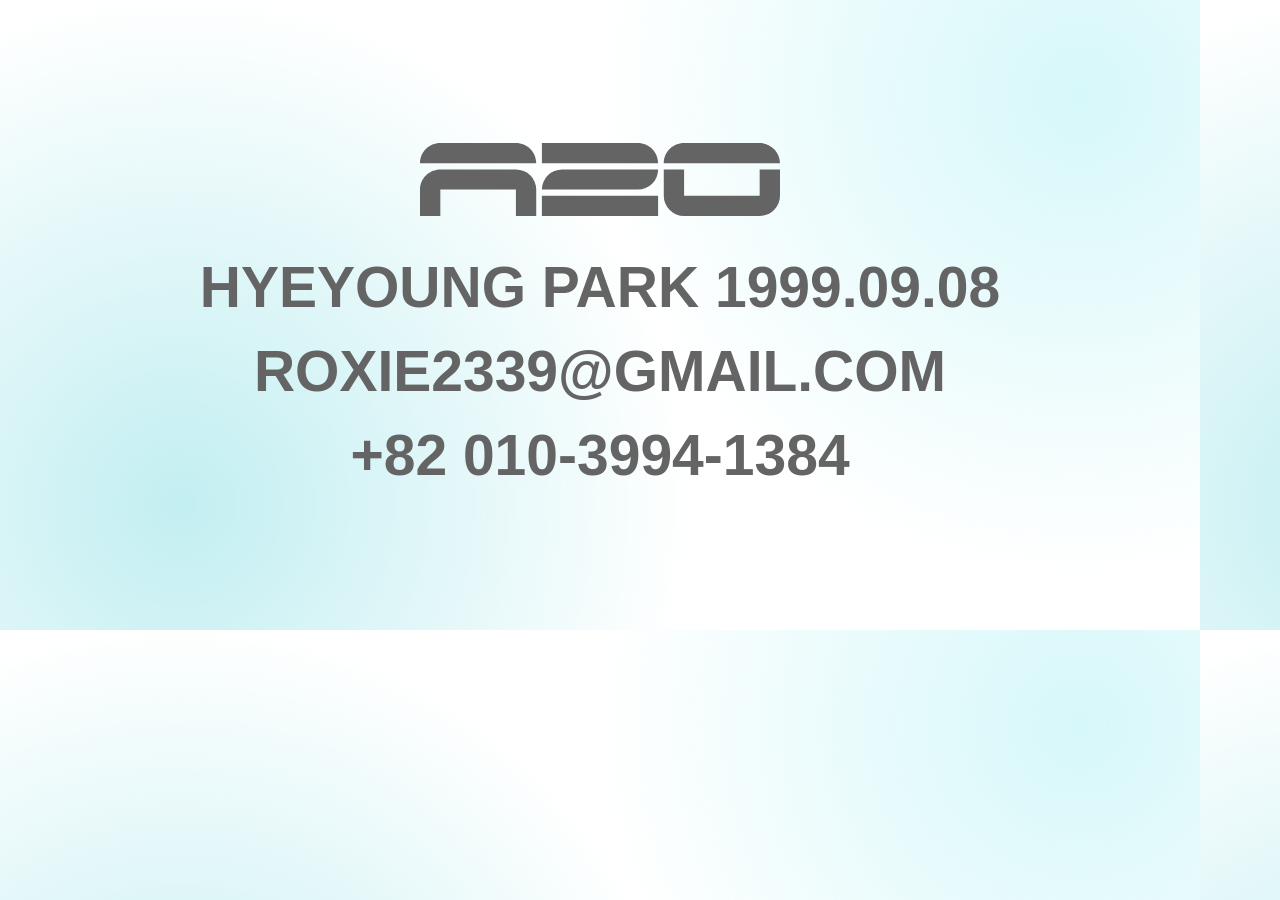
<file: a2o/share-preview-source.html>
<!doctype html>
<html lang="en">
  <head>
    <meta charset="utf-8">
    <title>A2O Entertainment share preview</title>
    <style>
      * { box-sizing: border-box; }
      html, body { width: 1200px; height: 630px; margin: 0; }
      body {
        display: flex;
        flex-direction: column;
        align-items: center;
        justify-content: center;
        gap: 20px;
        overflow: hidden;
        background: radial-gradient(circle at 15% 80%, rgba(54, 200, 210, 0.3), transparent 45%),
          radial-gradient(circle at 90% 15%, rgba(139, 234, 239, 0.35), transparent 40%), #fff;
        color: #646465;
        font-family: Arial, Helvetica, sans-serif;
        font-size: 57px;
        font-weight: 700;
        line-height: 1.12;
        text-align: center;
      }
      img { display: block; width: 360px; height: auto; margin-bottom: 20px; }
      p { margin: 0; white-space: nowrap; }
    </style>
  </head>
  <body>
    <img src="../assets/icons/a2o_logo.svg" alt="A2O Entertainment">
    <p>HYEYOUNG PARK 1999.09.08</p>
    <p>ROXIE2339@GMAIL.COM</p>
    <p>+82 010-3994-1384</p>
  </body>
</html>
</file>
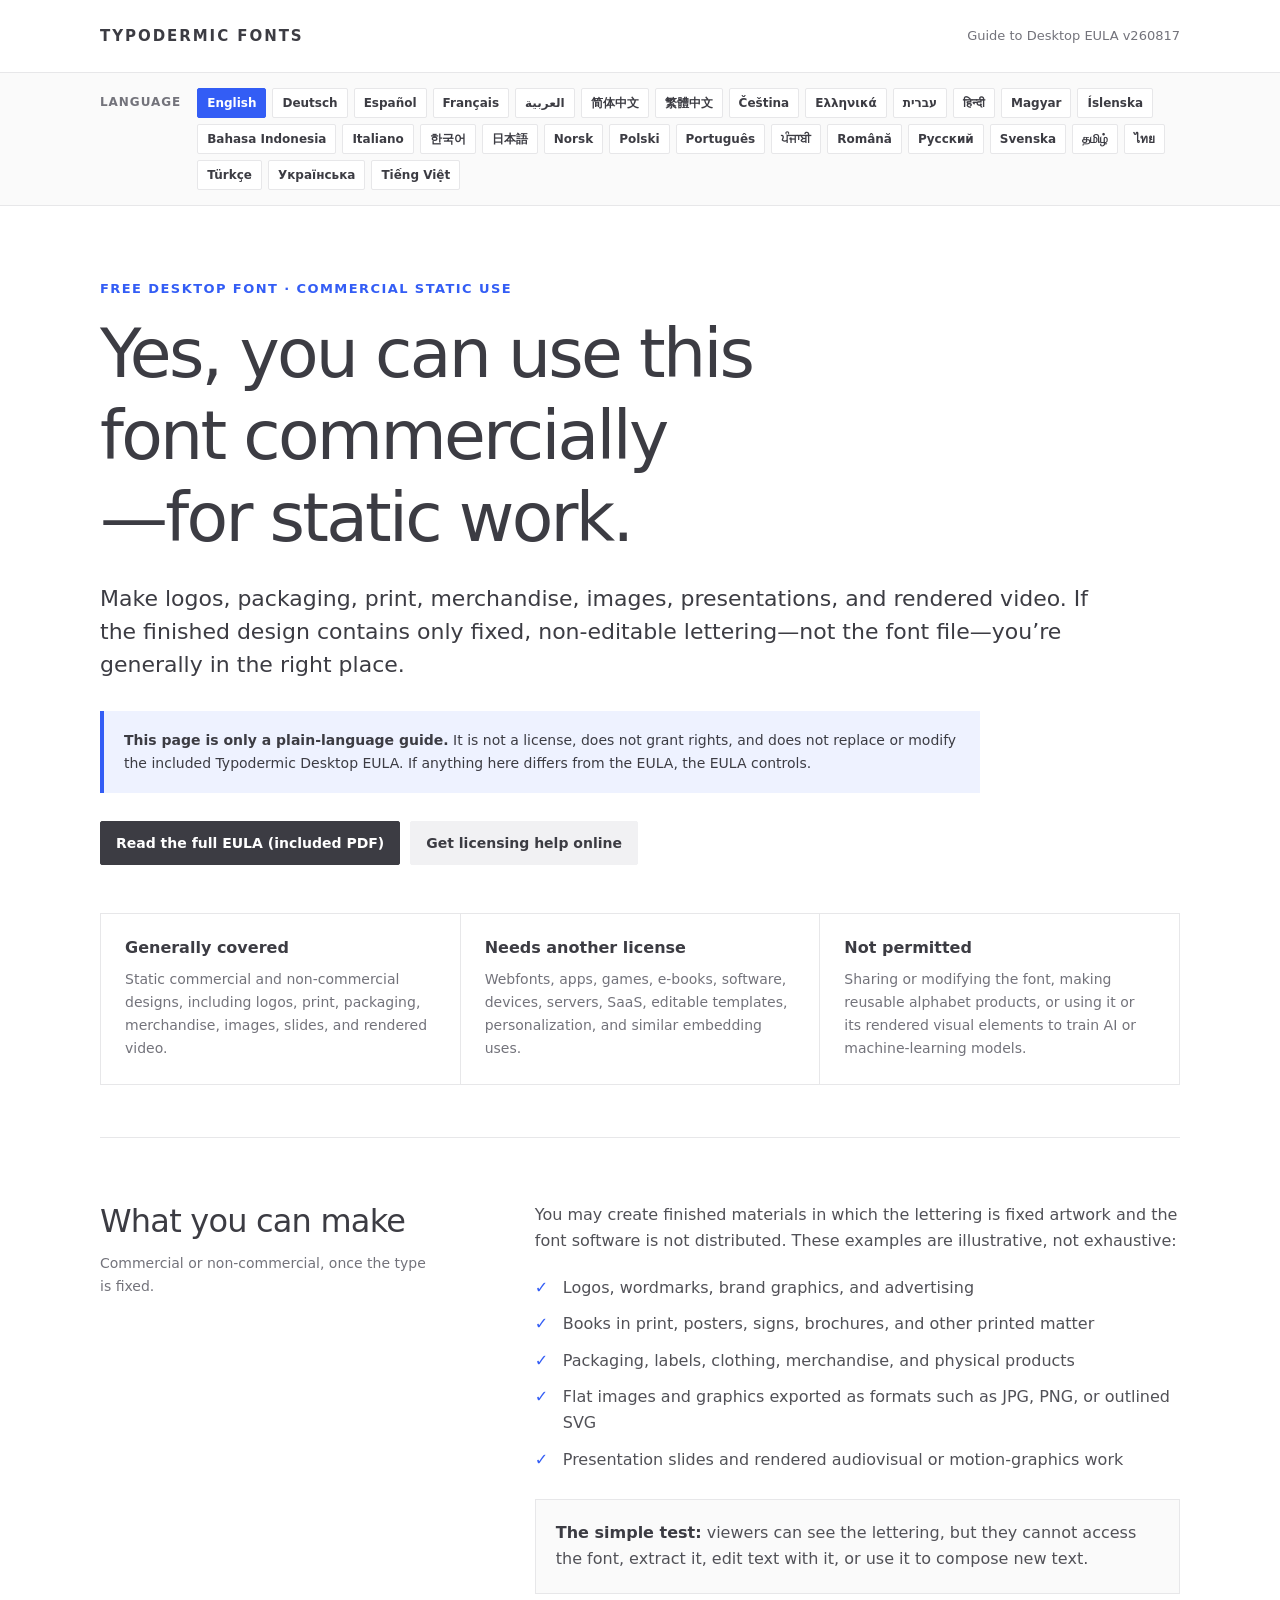
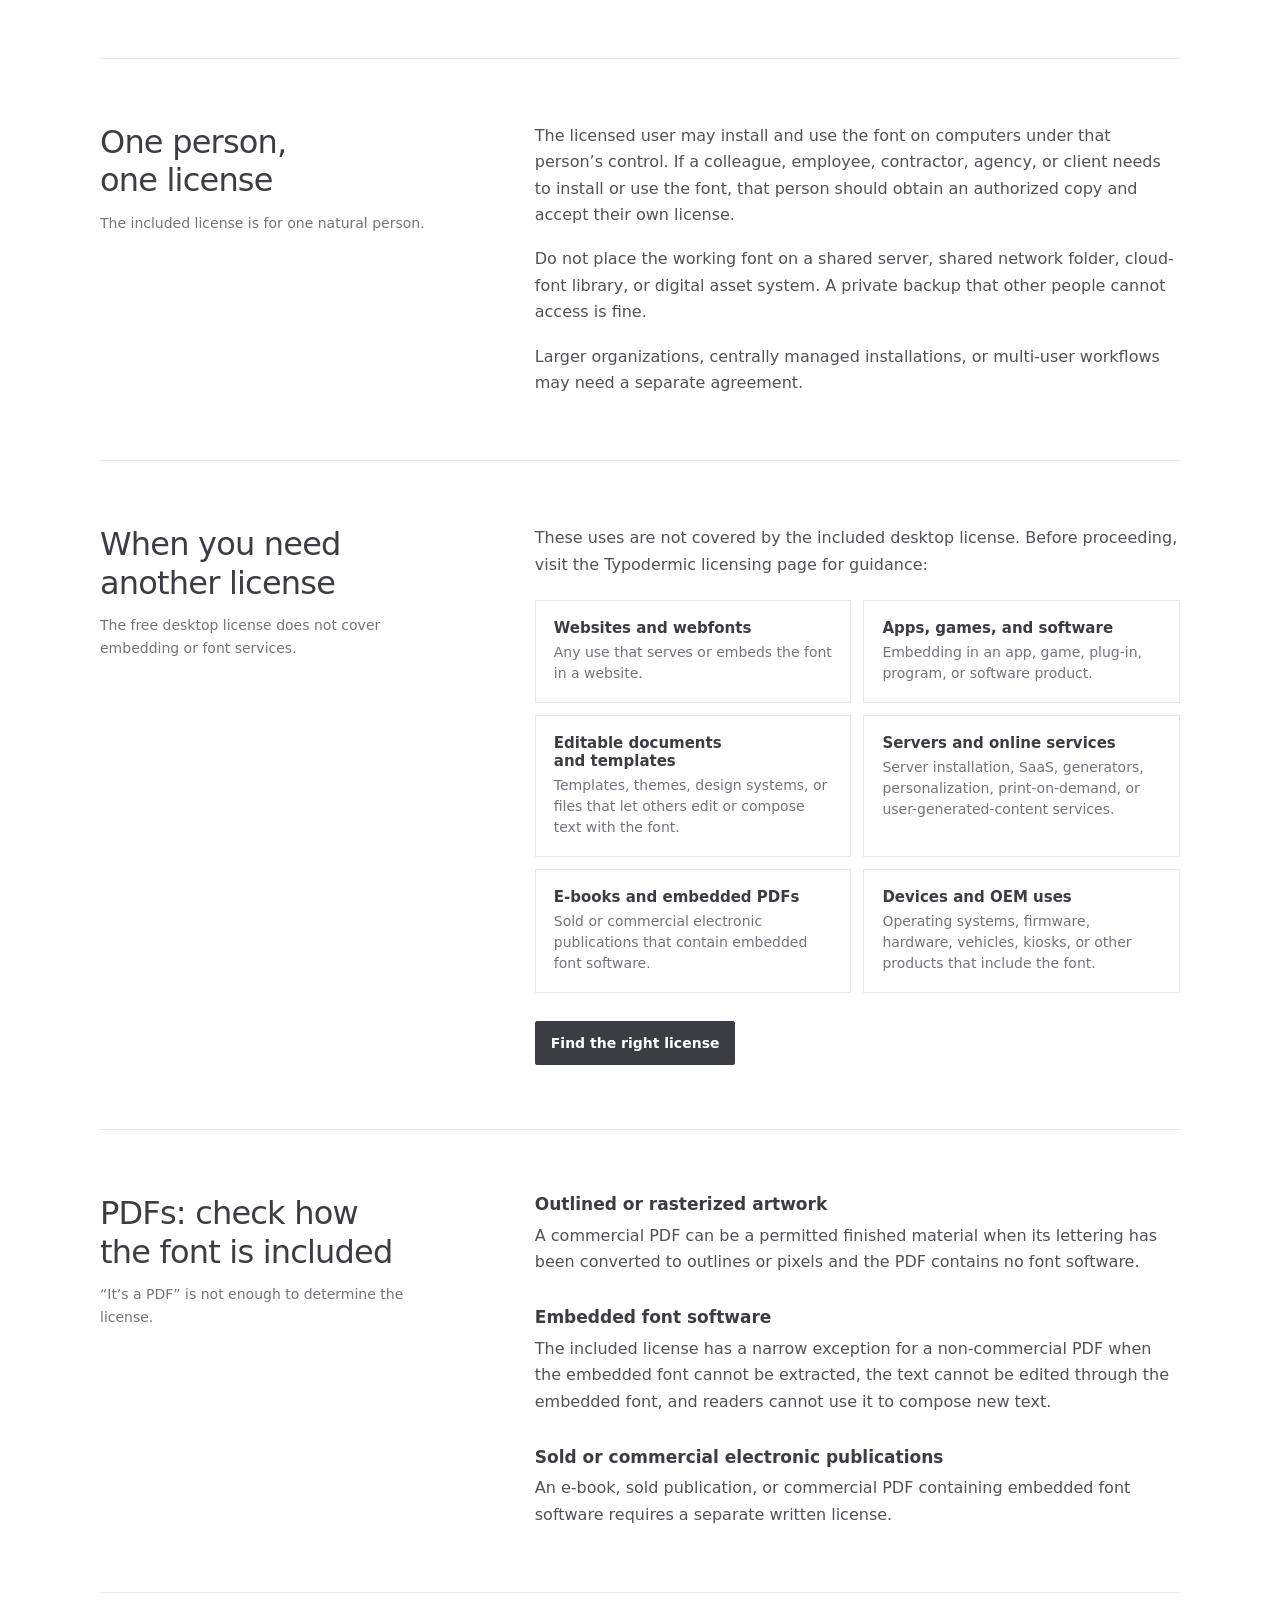
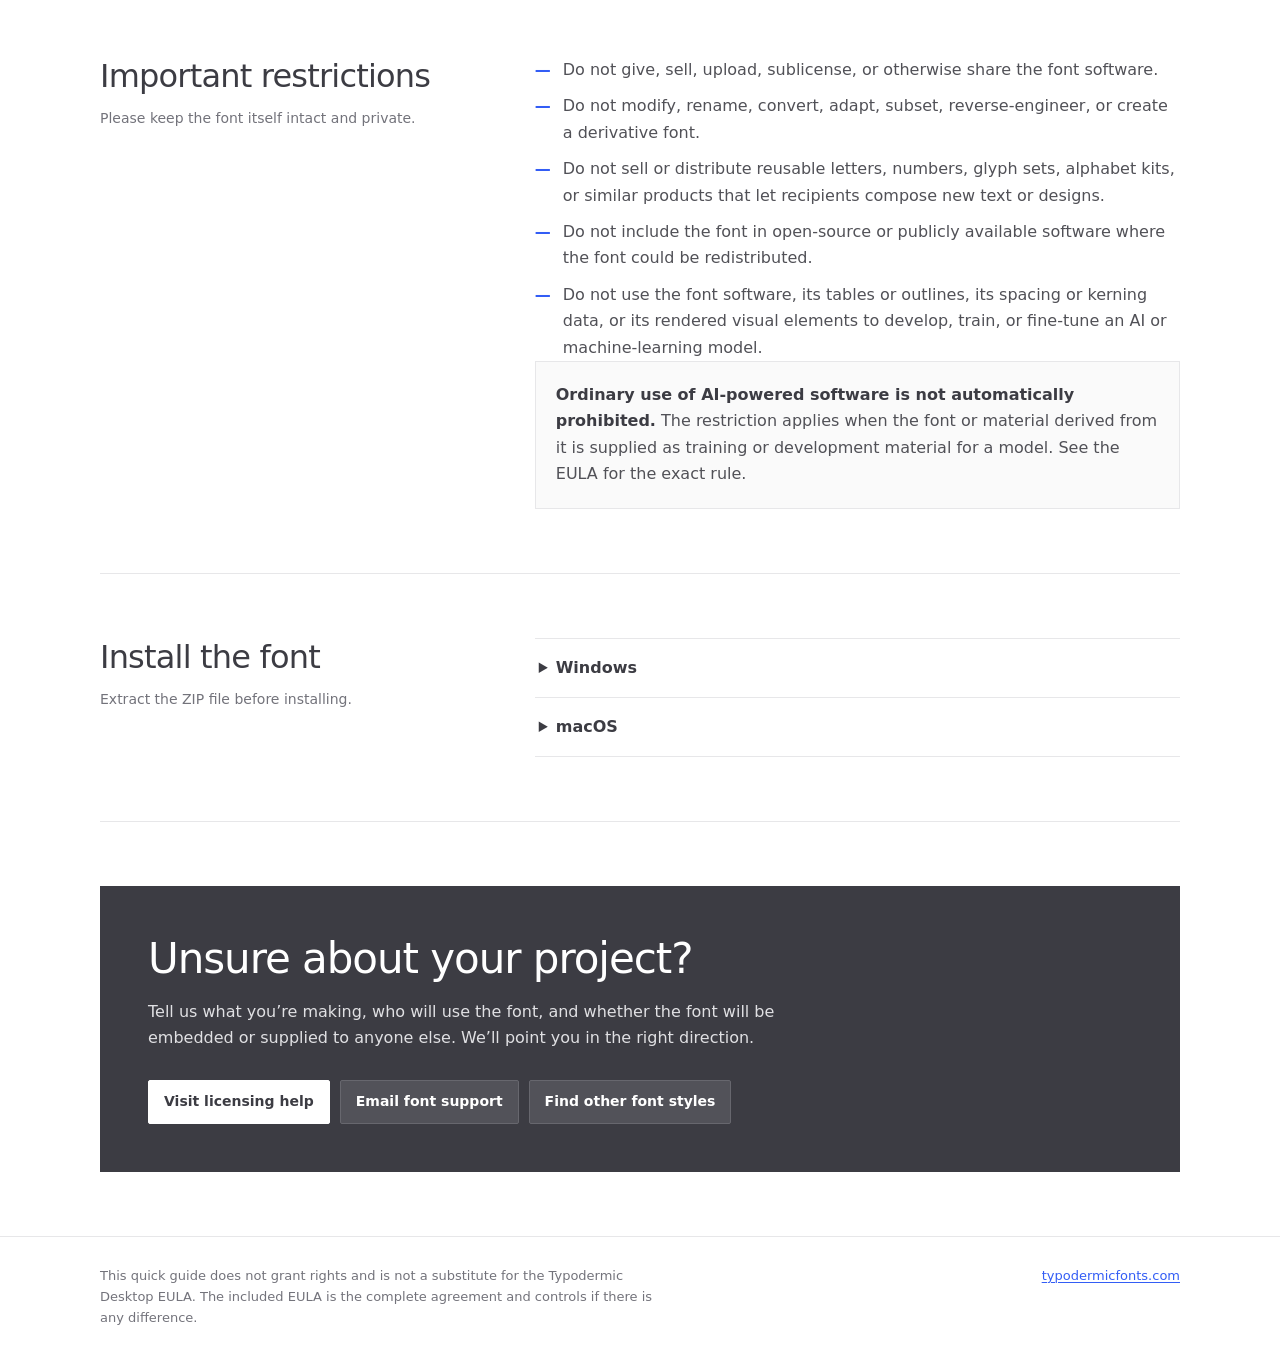
<file: a2o/conthrax/read-this.html>
<!doctype html>
<html lang="en">
<head>
  <meta charset="utf-8">
  <meta name="viewport" content="width=device-width, initial-scale=1">
  <meta name="theme-color" content="#335df5">
  <title>Typodermic Fonts — Free Desktop Font Quick Guide</title>
  <style>
    :root {
      color-scheme: light;
      --blue: #335df5;
      --charcoal: #3c3c43;
      --text: #515157;
      --muted: #73737b;
      --control: #f1f1f3;
      --line: #e7e7e9;
      --white: #ffffff;
      --soft-blue: #eef2ff;
      --radius: 2px;
      --shell: min(calc(100% - 48px), 1080px);
      --reading: 72ch;
    }

    * {
      box-sizing: border-box;
    }

    html {
      scroll-behavior: smooth;
    }

    body {
      margin: 0;
      background: var(--white);
      color: var(--text);
      font-family: system-ui, -apple-system, BlinkMacSystemFont, "Segoe UI", Helvetica, Arial, sans-serif;
      font-size: 16px;
      line-height: 1.65;
      -webkit-font-smoothing: antialiased;
      text-rendering: optimizeLegibility;
    }

    a {
      color: var(--blue);
      text-decoration-thickness: 1px;
      text-underline-offset: 0.18em;
    }

    a:hover {
      text-decoration-thickness: 2px;
    }

    a:focus-visible,
    summary:focus-visible {
      outline: 2px solid var(--blue);
      outline-offset: 3px;
    }

    .site-header {
      border-bottom: 1px solid var(--line);
    }

    .header-inner,
    .language-inner,
    main,
    .footer-inner {
      width: var(--shell);
      margin-inline: auto;
    }

    .header-inner {
      min-height: 72px;
      display: flex;
      align-items: center;
      justify-content: space-between;
      gap: 24px;
    }

    .wordmark {
      color: var(--charcoal);
      font-size: 15px;
      font-weight: 800;
      letter-spacing: 0.13em;
      line-height: 1;
      text-decoration: none;
      white-space: nowrap;
    }

    .wordmark:hover {
      color: var(--blue);
      text-decoration: none;
    }

    .header-note {
      color: var(--muted);
      font-size: 13px;
      text-align: right;
    }

    .language-bar {
      border-bottom: 1px solid var(--line);
      background: #fafafa;
    }

    .language-inner {
      display: flex;
      align-items: flex-start;
      gap: 16px;
      padding: 15px 0;
    }

    .language-label {
      flex: 0 0 auto;
      margin: 5px 0 0;
      color: var(--muted);
      font-size: 12px;
      font-weight: 750;
      letter-spacing: 0.08em;
      text-transform: uppercase;
    }

    .language-buttons {
      display: flex;
      flex-wrap: wrap;
      gap: 6px;
    }

    .language-button {
      min-height: 30px;
      padding: 5px 9px;
      border: 1px solid var(--line);
      border-radius: var(--radius);
      background: var(--white);
      color: var(--charcoal);
      font: inherit;
      font-size: 12px;
      font-weight: 650;
      line-height: 1.2;
      cursor: pointer;
    }

    .language-button:hover,
    .language-button:focus-visible,
    .language-button[aria-pressed="true"] {
      border-color: var(--blue);
      background: var(--blue);
      color: var(--white);
    }

    .language-button:focus-visible {
      outline: 2px solid var(--blue);
      outline-offset: 2px;
    }

    .sr-only {
      position: absolute;
      width: 1px;
      height: 1px;
      padding: 0;
      margin: -1px;
      overflow: hidden;
      clip: rect(0, 0, 0, 0);
      white-space: nowrap;
      border: 0;
    }

    .hero {
      padding: 72px 0 52px;
      border-bottom: 1px solid var(--line);
    }

    .eyebrow {
      margin: 0 0 14px;
      color: var(--blue);
      font-size: 13px;
      font-weight: 750;
      letter-spacing: 0.11em;
      text-transform: uppercase;
    }

    h1,
    h2,
    h3 {
      color: var(--charcoal);
      line-height: 1.2;
      text-wrap: balance;
    }

    h1 {
      max-width: 820px;
      margin: 0;
      font-size: clamp(36px, 5.8vw, 68px);
      font-weight: 450;
      letter-spacing: -0.04em;
    }

    .intro {
      max-width: var(--reading);
      margin: 24px 0 0;
      color: var(--charcoal);
      font-size: clamp(18px, 2.2vw, 22px);
      line-height: 1.5;
    }

    .legal-notice {
      max-width: 880px;
      margin-top: 30px;
      padding: 18px 20px;
      background: var(--soft-blue);
      border-inline-start: 4px solid var(--blue);
      color: var(--charcoal);
      font-size: 14px;
    }

    .legal-notice strong {
      font-weight: 750;
    }

    .actions {
      display: flex;
      flex-wrap: wrap;
      gap: 10px;
      margin-top: 28px;
    }

    .button {
      display: inline-flex;
      min-height: 44px;
      align-items: center;
      justify-content: center;
      padding: 10px 15px;
      border: 1px solid var(--charcoal);
      border-radius: var(--radius);
      background: var(--charcoal);
      color: var(--white);
      font-size: 14px;
      font-weight: 700;
      line-height: 1.2;
      text-align: center;
      text-decoration: none;
    }

    .button.secondary {
      border-color: var(--control);
      background: var(--control);
      color: var(--charcoal);
    }

    .button:hover,
    .button:focus-visible {
      border-color: var(--blue);
      background: var(--blue);
      color: var(--white);
      text-decoration: none;
    }

    .summary-grid {
      display: grid;
      grid-template-columns: repeat(3, minmax(0, 1fr));
      gap: 1px;
      margin-top: 48px;
      background: var(--line);
      border: 1px solid var(--line);
    }

    .summary-card {
      min-width: 0;
      padding: 24px;
      background: var(--white);
    }

    .summary-card h2 {
      margin: 0 0 10px;
      font-size: 16px;
      font-weight: 750;
    }

    .summary-card p {
      margin: 0;
      color: var(--muted);
      font-size: 14px;
    }

    .section {
      display: grid;
      grid-template-columns: minmax(180px, 0.34fr) minmax(0, 0.66fr);
      gap: clamp(36px, 8vw, 110px);
      padding: 64px 0;
      border-bottom: 1px solid var(--line);
    }

    .section-heading h2 {
      margin: 0;
      font-size: clamp(23px, 3vw, 32px);
      font-weight: 500;
      letter-spacing: -0.025em;
    }

    .section-heading p {
      margin: 12px 0 0;
      color: var(--muted);
      font-size: 14px;
    }

    .section-body > :first-child {
      margin-top: 0;
    }

    .section-body > :last-child {
      margin-bottom: 0;
    }

    .section-body h3 {
      margin: 32px 0 8px;
      font-size: 17px;
      font-weight: 750;
    }

    .section-body p {
      max-width: var(--reading);
      margin: 0 0 18px;
    }

    .plain-list,
    .cross-list {
      display: grid;
      gap: 10px;
      max-width: var(--reading);
      margin: 20px 0 0;
      padding: 0;
      list-style: none;
    }

    .plain-list li,
    .cross-list li {
      position: relative;
      padding-inline-start: 28px;
    }

    .plain-list li::before,
    .cross-list li::before {
      position: absolute;
      inset-inline-start: 0;
      color: var(--blue);
      font-weight: 800;
    }

    .plain-list li::before {
      content: "✓";
    }

    .cross-list li::before {
      content: "—";
    }

    .callout {
      max-width: var(--reading);
      margin: 26px 0;
      padding: 20px;
      border: 1px solid var(--line);
      background: #fafafa;
    }

    .callout strong {
      color: var(--charcoal);
    }

    .license-grid {
      display: grid;
      grid-template-columns: repeat(2, minmax(0, 1fr));
      gap: 12px;
      margin-top: 22px;
    }

    .license-item {
      padding: 18px;
      border: 1px solid var(--line);
    }

    .license-item h3 {
      margin: 0 0 5px;
      font-size: 15px;
    }

    .license-item p {
      margin: 0;
      color: var(--muted);
      font-size: 14px;
      line-height: 1.5;
    }

    details {
      max-width: var(--reading);
      border-top: 1px solid var(--line);
    }

    details:last-of-type {
      border-bottom: 1px solid var(--line);
    }

    summary {
      padding: 16px 4px;
      color: var(--charcoal);
      cursor: pointer;
      font-weight: 700;
    }

    details p {
      margin: 0;
      padding: 0 4px 18px;
      font-size: 14px;
    }

    .help-panel {
      margin: 64px 0;
      padding: clamp(26px, 5vw, 48px);
      background: var(--charcoal);
      color: var(--white);
    }

    .help-panel h2 {
      margin: 0;
      color: var(--white);
      font-size: clamp(27px, 4vw, 42px);
      font-weight: 450;
      letter-spacing: -0.025em;
    }

    .help-panel p {
      max-width: 62ch;
      margin: 14px 0 0;
      color: #e0e0e3;
    }

    .help-panel .button {
      border-color: var(--white);
      background: var(--white);
      color: var(--charcoal);
    }

    .help-panel .button.secondary {
      border-color: #67676e;
      background: #525259;
      color: var(--white);
    }

    .help-panel .button:hover,
    .help-panel .button:focus-visible {
      border-color: var(--blue);
      background: var(--blue);
      color: var(--white);
    }

    .site-footer {
      border-top: 1px solid var(--line);
    }

    .footer-inner {
      display: flex;
      justify-content: space-between;
      gap: 32px;
      padding: 28px 0 40px;
      color: var(--muted);
      font-size: 13px;
    }

    .footer-inner p {
      max-width: 70ch;
      margin: 0;
    }

    .footer-inner a {
      white-space: nowrap;
    }

    @media (max-width: 760px) {
      :root {
        --shell: min(calc(100% - 32px), 1080px);
      }

      .header-inner {
        min-height: 64px;
      }

      .header-note {
        display: none;
      }

      .language-inner {
        flex-direction: column;
        gap: 9px;
      }

      .language-label {
        margin-top: 0;
      }

      .hero {
        padding: 48px 0 36px;
      }

      .summary-grid,
      .section,
      .license-grid {
        grid-template-columns: 1fr;
      }

      .section {
        gap: 24px;
        padding: 46px 0;
      }

      .summary-card {
        padding: 20px;
      }

      .footer-inner {
        flex-direction: column;
        gap: 14px;
      }
    }

    @media (prefers-reduced-motion: reduce) {
      html {
        scroll-behavior: auto;
      }
    }

    @media print {
      :root {
        --shell: 100%;
      }

      body {
        color: #000;
        font-size: 11pt;
      }

      .site-header,
      .actions,
      .help-panel,
      .footer-link {
        display: none;
      }

      .hero,
      .section {
        padding: 24px 0;
      }

      .summary-grid,
      .license-grid {
        break-inside: avoid;
      }

      a {
        color: inherit;
      }
    }
  </style>
</head>
<body>
  <header class="site-header">
    <div class="header-inner">
      <a class="wordmark" href="https://typodermicfonts.com/">TYPODERMIC FONTS</a>
      <div class="header-note" data-i18n="headerNote">Guide to Desktop EULA v260817</div>
    </div>
  </header>

  <nav class="language-bar" aria-label="Choose a language" dir="ltr">
    <div class="language-inner">
      <p class="language-label" data-i18n="languageLabel">Language</p>
      <div class="language-buttons">
        <button class="language-button" type="button" data-lang="en" aria-pressed="true">English</button>
        <button class="language-button" type="button" data-lang="de" aria-pressed="false">Deutsch</button>
        <button class="language-button" type="button" data-lang="es" aria-pressed="false">Español</button>
        <button class="language-button" type="button" data-lang="fr" aria-pressed="false">Français</button>
        <button class="language-button" type="button" data-lang="ar" aria-pressed="false">العربية</button>
        <button class="language-button" type="button" data-lang="zh-Hans" aria-pressed="false">简体中文</button>
        <button class="language-button" type="button" data-lang="zh-Hant" aria-pressed="false">繁體中文</button>
        <button class="language-button" type="button" data-lang="cs" aria-pressed="false">Čeština</button>
        <button class="language-button" type="button" data-lang="el" aria-pressed="false">Ελληνικά</button>
        <button class="language-button" type="button" data-lang="he" aria-pressed="false">עברית</button>
        <button class="language-button" type="button" data-lang="hi" aria-pressed="false">हिन्दी</button>
        <button class="language-button" type="button" data-lang="hu" aria-pressed="false">Magyar</button>
        <button class="language-button" type="button" data-lang="is" aria-pressed="false">Íslenska</button>
        <button class="language-button" type="button" data-lang="id" aria-pressed="false">Bahasa Indonesia</button>
        <button class="language-button" type="button" data-lang="it" aria-pressed="false">Italiano</button>
        <button class="language-button" type="button" data-lang="ko" aria-pressed="false">한국어</button>
        <button class="language-button" type="button" data-lang="ja" aria-pressed="false">日本語</button>
        <button class="language-button" type="button" data-lang="no" aria-pressed="false">Norsk</button>
        <button class="language-button" type="button" data-lang="pl" aria-pressed="false">Polski</button>
        <button class="language-button" type="button" data-lang="pt" aria-pressed="false">Português</button>
        <button class="language-button" type="button" data-lang="pa" aria-pressed="false">ਪੰਜਾਬੀ</button>
        <button class="language-button" type="button" data-lang="ro" aria-pressed="false">Română</button>
        <button class="language-button" type="button" data-lang="ru" aria-pressed="false">Русский</button>
        <button class="language-button" type="button" data-lang="sv" aria-pressed="false">Svenska</button>
        <button class="language-button" type="button" data-lang="ta" aria-pressed="false">தமிழ்</button>
        <button class="language-button" type="button" data-lang="th" aria-pressed="false">ไทย</button>
        <button class="language-button" type="button" data-lang="tr" aria-pressed="false">Türkçe</button>
        <button class="language-button" type="button" data-lang="uk" aria-pressed="false">Українська</button>
        <button class="language-button" type="button" data-lang="vi" aria-pressed="false">Tiếng Việt</button>
      </div>
      <span class="sr-only" id="language-status" aria-live="polite"></span>
    </div>
  </nav>

  <noscript><p class="legal-notice">Language switching requires JavaScript. The English guide remains available below.</p></noscript>

  <main id="guide-content">
    <section class="hero" aria-labelledby="page-title">
      <p class="eyebrow" data-i18n="eyebrow">Free desktop font · commercial static use</p>
      <h1 id="page-title" data-i18n="pageHeading">Yes, you can use this font commercially—for static work.</h1>
      <p class="intro" data-i18n="intro">Make logos, packaging, print, merchandise, images, presentations, and rendered video. If the finished design contains only fixed, non-editable lettering—not the font file—you’re generally in the right place.</p>

      <div class="legal-notice" role="note">
        <strong data-i18n="noticeLead">This page is only a plain-language guide.</strong> <span data-i18n="noticeText">It is not a license, does not grant rights, and does not replace or modify the included Typodermic Desktop EULA. If anything here differs from the EULA, the EULA controls.</span>
      </div>

      <div class="actions">
        <a class="button" href="Typodermic Desktop EULA 2026.pdf" data-i18n="eulaButton">Read the full EULA (included PDF)</a>
        <a class="button secondary" href="https://typodermicfonts.com/license/" data-i18n="helpOnlineButton">Get licensing help online</a>
      </div>

      <div class="summary-grid">
        <article class="summary-card">
          <h2 data-i18n="coveredTitle">Generally covered</h2>
          <p data-i18n="coveredText">Static commercial and non-commercial designs, including logos, print, packaging, merchandise, images, slides, and rendered video.</p>
        </article>
        <article class="summary-card">
          <h2 data-i18n="anotherTitle">Needs another license</h2>
          <p data-i18n="anotherText">Webfonts, apps, games, e-books, software, devices, servers, SaaS, editable templates, personalization, and similar embedding uses.</p>
        </article>
        <article class="summary-card">
          <h2 data-i18n="notPermittedTitle">Not permitted</h2>
          <p data-i18n="notPermittedText">Sharing or modifying the font, making reusable alphabet products, or using it or its rendered visual elements to train AI or machine-learning models.</p>
        </article>
      </div>
    </section>

    <section class="section" aria-labelledby="make-heading">
      <div class="section-heading">
        <h2 id="make-heading" data-i18n="makeHeading">What you can make</h2>
        <p data-i18n="makeSubheading">Commercial or non-commercial, once the type is fixed.</p>
      </div>
      <div class="section-body" data-i18n-html="makeBody">
        <p>You may create finished materials in which the lettering is fixed artwork and the font software is not distributed. These examples are illustrative, not exhaustive:</p>
        <ul class="plain-list">
          <li>Logos, wordmarks, brand graphics, and advertising</li>
          <li>Books in print, posters, signs, brochures, and other printed matter</li>
          <li>Packaging, labels, clothing, merchandise, and physical products</li>
          <li>Flat images and graphics exported as formats such as JPG, PNG, or outlined SVG</li>
          <li>Presentation slides and rendered audiovisual or motion-graphics work</li>
        </ul>
        <div class="callout">
          <strong>The simple test:</strong> viewers can see the lettering, but they cannot access the font, extract it, edit text with it, or use it to compose new text.
        </div>
      </div>
    </section>

    <section class="section" aria-labelledby="user-heading">
      <div class="section-heading">
        <h2 id="user-heading" data-i18n="userHeading">One person, one license</h2>
        <p data-i18n="userSubheading">The included license is for one natural person.</p>
      </div>
      <div class="section-body" data-i18n-html="userBody">
        <p>The licensed user may install and use the font on computers under that person’s control. If a colleague, employee, contractor, agency, or client needs to install or use the font, that person should obtain an authorized copy and accept their own license.</p>
        <p>Do not place the working font on a shared server, shared network folder, cloud-font library, or digital asset system. A private backup that other people cannot access is fine.</p>
        <p>Larger organizations, centrally managed installations, or multi-user workflows may need a separate agreement.</p>
      </div>
    </section>

    <section class="section" aria-labelledby="different-heading">
      <div class="section-heading">
        <h2 id="different-heading" data-i18n="differentHeading">When you need another license</h2>
        <p data-i18n="differentSubheading">The free desktop license does not cover embedding or font services.</p>
      </div>
      <div class="section-body" data-i18n-html="differentBody">
        <p>These uses are not covered by the included desktop license. Before proceeding, visit the Typodermic licensing page for guidance:</p>
        <div class="license-grid">
          <article class="license-item">
            <h3>Websites and webfonts</h3>
            <p>Any use that serves or embeds the font in a website.</p>
          </article>
          <article class="license-item">
            <h3>Apps, games, and software</h3>
            <p>Embedding in an app, game, plug-in, program, or software product.</p>
          </article>
          <article class="license-item">
            <h3>Editable documents and templates</h3>
            <p>Templates, themes, design systems, or files that let others edit or compose text with the font.</p>
          </article>
          <article class="license-item">
            <h3>Servers and online services</h3>
            <p>Server installation, SaaS, generators, personalization, print-on-demand, or user-generated-content services.</p>
          </article>
          <article class="license-item">
            <h3>E-books and embedded PDFs</h3>
            <p>Sold or commercial electronic publications that contain embedded font software.</p>
          </article>
          <article class="license-item">
            <h3>Devices and OEM uses</h3>
            <p>Operating systems, firmware, hardware, vehicles, kiosks, or other products that include the font.</p>
          </article>
        </div>
        <div class="actions">
          <a class="button" href="https://typodermicfonts.com/license/">Find the right license</a>
        </div>
      </div>
    </section>

    <section class="section" aria-labelledby="pdf-heading">
      <div class="section-heading">
        <h2 id="pdf-heading" data-i18n="pdfHeading">PDFs: check how the font is included</h2>
        <p data-i18n="pdfSubheading">“It’s a PDF” is not enough to determine the license.</p>
      </div>
      <div class="section-body" data-i18n-html="pdfBody">
        <h3>Outlined or rasterized artwork</h3>
        <p>A commercial PDF can be a permitted finished material when its lettering has been converted to outlines or pixels and the PDF contains no font software.</p>

        <h3>Embedded font software</h3>
        <p>The included license has a narrow exception for a non-commercial PDF when the embedded font cannot be extracted, the text cannot be edited through the embedded font, and readers cannot use it to compose new text.</p>

        <h3>Sold or commercial electronic publications</h3>
        <p>An e-book, sold publication, or commercial PDF containing embedded font software requires a separate written license.</p>
      </div>
    </section>

    <section class="section" aria-labelledby="limits-heading">
      <div class="section-heading">
        <h2 id="limits-heading" data-i18n="limitsHeading">Important restrictions</h2>
        <p data-i18n="limitsSubheading">Please keep the font itself intact and private.</p>
      </div>
      <div class="section-body" data-i18n-html="limitsBody">
        <ul class="cross-list">
          <li>Do not give, sell, upload, sublicense, or otherwise share the font software.</li>
          <li>Do not modify, rename, convert, adapt, subset, reverse-engineer, or create a derivative font.</li>
          <li>Do not sell or distribute reusable letters, numbers, glyph sets, alphabet kits, or similar products that let recipients compose new text or designs.</li>
          <li>Do not include the font in open-source or publicly available software where the font could be redistributed.</li>
          <li>Do not use the font software, its tables or outlines, its spacing or kerning data, or its rendered visual elements to develop, train, or fine-tune an AI or machine-learning model.</li>
        </ul>
        <p class="callout"><strong>Ordinary use of AI-powered software is not automatically prohibited.</strong> The restriction applies when the font or material derived from it is supplied as training or development material for a model. See the EULA for the exact rule.</p>
      </div>
    </section>

    <section class="section" aria-labelledby="install-heading">
      <div class="section-heading">
        <h2 id="install-heading" data-i18n="installHeading">Install the font</h2>
        <p data-i18n="installSubheading">Extract the ZIP file before installing.</p>
      </div>
      <div class="section-body" data-i18n-html="installBody">
        <details>
          <summary>Windows</summary>
          <p>Extract the ZIP file, select the font files, right-click, and choose <strong>Install</strong>. Depending on your version of Windows, you can also open a font file and select <strong>Install</strong>.</p>
        </details>
        <details>
          <summary>macOS</summary>
          <p>Extract the ZIP file, double-click a font file, and choose <strong>Install Font</strong> in Font Book.</p>
        </details>
      </div>
    </section>

    <section class="help-panel" aria-labelledby="help-heading">
      <h2 id="help-heading" data-i18n="helpHeading">Unsure about your project?</h2>
      <p data-i18n="helpText">Tell us what you’re making, who will use the font, and whether the font will be embedded or supplied to anyone else. We’ll point you in the right direction.</p>
      <div class="actions">
        <a class="button" href="https://typodermicfonts.com/license/" data-i18n="helpVisit">Visit licensing help</a>
        <a class="button secondary" href="mailto:fontsupport@typodermicfonts.com" data-i18n="helpEmail">Email font support</a>
        <a class="button secondary" href="https://typodermicfonts.com/search/" data-i18n="helpStyles">Find other font styles</a>
      </div>
    </section>
  </main>

  <footer class="site-footer">
    <div class="footer-inner">
      <p data-i18n="footerText">This quick guide does not grant rights and is not a substitute for the Typodermic Desktop EULA. The included EULA is the complete agreement and controls if there is any difference.</p>
      <a class="footer-link" href="https://typodermicfonts.com/">typodermicfonts.com</a>
    </div>
  </footer>
  <script>
    (() => {
      "use strict";

      const escapeHtml = (value) => String(value).replace(/[&<>"']/g, (character) => ({
        "&": "&amp;",
        "<": "&lt;",
        ">": "&gt;",
        "\"": "&quot;",
        "'": "&#039;"
      })[character]);

      function makeBody(introduction, items, calloutLead, calloutText) {
        return `<p>${escapeHtml(introduction)}</p><ul class="plain-list">${items.map((item) => `<li>${escapeHtml(item)}</li>`).join("")}</ul><div class="callout"><strong>${escapeHtml(calloutLead)}</strong> ${escapeHtml(calloutText)}</div>`;
      }

      function userBody(paragraphs) {
        return paragraphs.map((paragraph) => `<p>${escapeHtml(paragraph)}</p>`).join("");
      }

      function differentBody(introduction, items, buttonText) {
        return `<p>${escapeHtml(introduction)}</p><div class="license-grid">${items.map(([heading, text]) => `<article class="license-item"><h3>${escapeHtml(heading)}</h3><p>${escapeHtml(text)}</p></article>`).join("")}</div><div class="actions"><a class="button" href="https://typodermicfonts.com/license/">${escapeHtml(buttonText)}</a></div>`;
      }

      function pdfBody(items) {
        return items.map(([heading, text]) => `<h3>${escapeHtml(heading)}</h3><p>${escapeHtml(text)}</p>`).join("");
      }

      function limitsBody(items, calloutLead, calloutText) {
        return `<ul class="cross-list">${items.map((item) => `<li>${escapeHtml(item)}</li>`).join("")}</ul><p class="callout"><strong>${escapeHtml(calloutLead)}</strong> ${escapeHtml(calloutText)}</p>`;
      }

      function installBody(windowsLabel, windowsText, macLabel, macText) {
        return `<details><summary>${escapeHtml(windowsLabel)}</summary><p>${escapeHtml(windowsText)}</p></details><details><summary>${escapeHtml(macLabel)}</summary><p>${escapeHtml(macText)}</p></details>`;
      }

      const translations = {
        de: {
          pageTitle: "Typodermic Fonts — Kurzübersicht zur kostenlosen Desktop-Schrift",
          headerNote: "Leitfaden zur Desktop-EULA v260817",
          languageLabel: "Sprache",
          eyebrow: "Kostenlose Desktop-Schrift · kommerzielle statische Nutzung",
          pageHeading: "Ja, Sie dürfen diese Schrift kommerziell verwenden — für statische Arbeiten.",
          intro: "Erstellen Sie Logos, Verpackungen, Drucksachen, Merchandising-Artikel, Bilder, Präsentationen und gerenderte Videos. Wenn der fertige Entwurf nur feste, nicht bearbeitbare Schriftzüge enthält — und nicht die Schriftdatei — liegen Sie im Allgemeinen richtig.",
          noticeLead: "Diese Seite ist nur ein Leitfaden in verständlicher Sprache.",
          noticeText: "Sie ist keine Lizenz, gewährt keine Rechte und ersetzt oder ändert die beigefügte Typodermic Desktop-EULA nicht. Bei Abweichungen gilt die EULA.",
          eulaButton: "Vollständige EULA lesen (beigefügte PDF)",
          helpOnlineButton: "Online-Hilfe zur Lizenzierung",
          coveredTitle: "Im Allgemeinen abgedeckt",
          coveredText: "Statische kommerzielle und nicht kommerzielle Entwürfe, darunter Logos, Drucksachen, Verpackungen, Waren, Bilder, Folien und gerenderte Videos.",
          anotherTitle: "Andere Lizenz erforderlich",
          anotherText: "Webfonts, Apps, Spiele, E-Books, Software, Geräte, Server, SaaS, bearbeitbare Vorlagen, Personalisierung und ähnliche Einbettungen.",
          notPermittedTitle: "Nicht gestattet",
          notPermittedText: "Die Schrift weiterzugeben oder zu verändern, wiederverwendbare Alphabetprodukte herzustellen oder sie beziehungsweise daraus gerenderte visuelle Elemente zum Trainieren von KI- oder Machine-Learning-Modellen zu verwenden.",
          makeHeading: "Was Sie erstellen dürfen",
          makeSubheading: "Kommerziell oder nicht kommerziell, sobald die Schrift fest eingebunden ist.",
          makeBody: makeBody("Sie dürfen fertige Materialien erstellen, in denen die Schrift als festes Artwork vorliegt und die Schriftsoftware nicht verbreitet wird. Die folgenden Beispiele sind nicht abschließend:", ["Logos, Wortmarken, Markengrafiken und Werbung", "Gedruckte Bücher, Poster, Schilder, Broschüren und andere Drucksachen", "Verpackungen, Etiketten, Kleidung, Merchandising-Artikel und physische Produkte", "Flache Bilder und Grafiken, exportiert etwa als JPG, PNG oder in Pfade umgewandelte SVG", "Präsentationsfolien und gerenderte audiovisuelle oder Motion-Graphics-Arbeiten"], "Der einfache Test:", "Betrachter können die Schrift sehen, aber weder auf die Schrift zugreifen oder sie extrahieren noch Text damit bearbeiten oder neu setzen."),
          userHeading: "Eine Person, eine Lizenz",
          userSubheading: "Die beigefügte Lizenz gilt für eine natürliche Person.",
          userBody: userBody(["Der lizenzierte Benutzer darf die Schrift auf Computern installieren und verwenden, die seiner Kontrolle unterliegen. Muss ein Kollege, Mitarbeiter, Auftragnehmer, eine Agentur oder ein Kunde die Schrift installieren oder verwenden, sollte diese Person eine autorisierte Kopie beziehen und eine eigene Lizenz annehmen.", "Legen Sie die verwendbare Schrift nicht auf einem gemeinsam genutzten Server, in einem Netzwerkordner, einer Cloud-Schriftbibliothek oder einem Digital-Asset-System ab. Eine private Sicherungskopie, auf die andere Personen nicht zugreifen können, ist zulässig.", "Größere Unternehmen, zentral verwaltete Installationen oder Arbeitsabläufe mit mehreren Benutzern können eine gesonderte Vereinbarung erfordern."]),
          differentHeading: "Wann Sie eine andere Lizenz benötigen",
          differentSubheading: "Die kostenlose Desktop-Lizenz deckt Einbettungen und Schriftdienste nicht ab.",
          differentBody: differentBody("Diese Nutzungen sind von der beigefügten Desktop-Lizenz nicht abgedeckt. Besuchen Sie vorab die Typodermic-Lizenzierungsseite:", [["Websites und Webfonts", "Jede Nutzung, bei der die Schrift über eine Website bereitgestellt oder darin eingebettet wird."], ["Apps, Spiele und Software", "Einbettung in eine App, ein Spiel, Plug-in, Programm oder Softwareprodukt."], ["Bearbeitbare Dokumente und Vorlagen", "Vorlagen, Designs, Gestaltungssysteme oder Dateien, mit denen andere Text in der Schrift bearbeiten oder setzen können."], ["Server und Onlinedienste", "Serverinstallation, SaaS, Generatoren, Personalisierung, Print-on-Demand oder Dienste für nutzergenerierte Inhalte."], ["E-Books und eingebettete PDFs", "Verkaufte oder kommerzielle elektronische Publikationen, die eingebettete Schriftsoftware enthalten."], ["Geräte und OEM-Nutzungen", "Betriebssysteme, Firmware, Hardware, Fahrzeuge, Kioske oder andere Produkte, die die Schrift enthalten."]], "Die passende Lizenz finden"),
          pdfHeading: "PDFs: Prüfen Sie, wie die Schrift enthalten ist",
          pdfSubheading: "„Es ist eine PDF“ reicht zur Bestimmung der Lizenz nicht aus.",
          pdfBody: pdfBody([["In Pfade umgewandeltes oder gerastertes Artwork", "Eine kommerzielle PDF kann ein zulässiges fertiges Material sein, wenn die Schriftzüge in Pfade oder Pixel umgewandelt wurden und die PDF keine Schriftsoftware enthält."], ["Eingebettete Schriftsoftware", "Die beigefügte Lizenz enthält eine enge Ausnahme für eine nicht kommerzielle PDF, wenn die eingebettete Schrift nicht extrahiert werden kann, der Text damit nicht bearbeitet werden kann und Leser sie nicht zum Setzen neuen Textes verwenden können."], ["Verkaufte oder kommerzielle elektronische Publikationen", "Ein E-Book, eine verkaufte Publikation oder eine kommerzielle PDF mit eingebetteter Schriftsoftware erfordert eine gesonderte schriftliche Lizenz."]]),
          limitsHeading: "Wichtige Einschränkungen",
          limitsSubheading: "Bitte halten Sie die Schrift selbst unverändert und privat.",
          limitsBody: limitsBody(["Geben, verkaufen, veröffentlichen, unterlizenzieren oder teilen Sie die Schriftsoftware nicht und laden Sie sie nicht hoch.", "Verändern, benennen, konvertieren, bearbeiten, reduzieren oder rekonstruieren Sie die Schrift nicht und erstellen Sie keine abgeleitete Schrift.", "Verkaufen oder verbreiten Sie keine wiederverwendbaren Buchstaben, Zahlen, Glyphensätze, Alphabet-Bausätze oder ähnliche Produkte, mit denen Empfänger neue Texte oder Designs zusammensetzen können.", "Nehmen Sie die Schrift nicht in Open-Source- oder öffentlich verfügbare Software auf, wenn sie dadurch weiterverbreitet werden könnte.", "Verwenden Sie weder die Schriftsoftware, ihre Tabellen oder Konturen, ihre Abstands- oder Kerningdaten noch daraus gerenderte visuelle Elemente zur Entwicklung, zum Training oder zur Feinabstimmung eines KI- oder Machine-Learning-Modells."], "Die gewöhnliche Verwendung von Software mit KI-Funktionen ist nicht automatisch verboten.", "Die Einschränkung greift, wenn die Schrift oder daraus abgeleitetes Material einem Modell als Trainings- oder Entwicklungsmaterial zugeführt wird. Die genaue Regel steht in der EULA."),
          installHeading: "Schrift installieren",
          installSubheading: "Entpacken Sie vor der Installation die ZIP-Datei.",
          installBody: installBody("Windows", "Entpacken Sie die ZIP-Datei, wählen Sie die Schriftdateien aus, klicken Sie mit der rechten Maustaste und wählen Sie „Installieren“. Je nach Windows-Version können Sie auch eine Schriftdatei öffnen und „Installieren“ wählen.", "macOS", "Entpacken Sie die ZIP-Datei, doppelklicken Sie auf eine Schriftdatei und wählen Sie in der Schriftsammlung „Schrift installieren“."),
          helpHeading: "Unsicher bei Ihrem Projekt?",
          helpText: "Sagen Sie uns, was Sie erstellen, wer die Schrift verwenden wird und ob sie eingebettet oder an andere weitergegeben werden soll. Wir weisen Ihnen den richtigen Weg.",
          helpVisit: "Lizenzierungshilfe besuchen",
          helpEmail: "Schrift-Support kontaktieren",
          helpStyles: "Weitere Schriftschnitte finden",
          footerText: "Dieser Kurzleitfaden gewährt keine Rechte und ersetzt die Typodermic Desktop-EULA nicht. Die beigefügte EULA ist die vollständige Vereinbarung und gilt bei Abweichungen."
        },
        es: {
          pageTitle: "Typodermic Fonts — Guía rápida de la fuente de escritorio gratuita",
          headerNote: "Guía de la EULA de escritorio v260817",
          languageLabel: "Idioma",
          eyebrow: "Fuente de escritorio gratuita · uso comercial estático",
          pageHeading: "Sí, puede usar esta fuente comercialmente, para trabajos estáticos.",
          intro: "Cree logotipos, envases, impresos, artículos promocionales, imágenes, presentaciones y vídeo renderizado. Si el diseño final solo contiene letras fijas y no editables —no el archivo de fuente—, en general está dentro de lo permitido.",
          noticeLead: "Esta página es solo una guía en lenguaje sencillo.",
          noticeText: "No es una licencia, no concede derechos y no sustituye ni modifica la EULA de escritorio de Typodermic incluida. Si existe alguna diferencia, prevalece la EULA.",
          eulaButton: "Leer la EULA completa (PDF incluido)",
          helpOnlineButton: "Obtener ayuda sobre licencias",
          coveredTitle: "Generalmente permitido",
          coveredText: "Diseños estáticos comerciales y no comerciales, incluidos logotipos, impresos, envases, productos, imágenes, diapositivas y vídeo renderizado.",
          anotherTitle: "Requiere otra licencia",
          anotherText: "Fuentes web, aplicaciones, juegos, libros electrónicos, software, dispositivos, servidores, SaaS, plantillas editables, personalización y usos similares con incrustación.",
          notPermittedTitle: "No permitido",
          notPermittedText: "Compartir o modificar la fuente, crear productos de alfabetos reutilizables o usarla, o usar elementos visuales renderizados con ella, para entrenar modelos de IA o aprendizaje automático.",
          makeHeading: "Qué puede crear",
          makeSubheading: "Con fines comerciales o no comerciales, una vez fijadas las letras.",
          makeBody: makeBody("Puede crear materiales terminados en los que las letras sean ilustraciones fijas y no se distribuya el software de fuente. Estos ejemplos son ilustrativos y no exhaustivos:", ["Logotipos, marcas denominativas, gráficos de marca y publicidad", "Libros impresos, carteles, letreros, folletos y otros materiales impresos", "Envases, etiquetas, ropa, artículos promocionales y productos físicos", "Imágenes y gráficos planos exportados como JPG, PNG o SVG con contornos", "Diapositivas de presentaciones y trabajos audiovisuales o de gráficos en movimiento ya renderizados"], "La prueba sencilla:", "los espectadores pueden ver las letras, pero no pueden acceder a la fuente, extraerla, editar texto con ella ni usarla para componer texto nuevo."),
          userHeading: "Una persona, una licencia",
          userSubheading: "La licencia incluida corresponde a una persona física.",
          userBody: userBody(["El usuario autorizado puede instalar y usar la fuente en ordenadores bajo su control. Si un compañero, empleado, contratista, agencia o cliente necesita instalar o usar la fuente, esa persona debe obtener una copia autorizada y aceptar su propia licencia.", "No coloque la fuente utilizable en un servidor compartido, una carpeta de red compartida, una biblioteca de fuentes en la nube ni un sistema de gestión de activos digitales. Se permite una copia de seguridad privada a la que nadie más pueda acceder.", "Las organizaciones grandes, las instalaciones administradas centralmente o los flujos de trabajo con varios usuarios pueden necesitar un acuerdo independiente."]),
          differentHeading: "Cuándo necesita otra licencia",
          differentSubheading: "La licencia de escritorio gratuita no cubre la incrustación ni los servicios de fuentes.",
          differentBody: differentBody("Estos usos no están cubiertos por la licencia de escritorio incluida. Antes de continuar, visite la página de licencias de Typodermic:", [["Sitios web y fuentes web", "Cualquier uso que sirva o incruste la fuente en un sitio web."], ["Aplicaciones, juegos y software", "Incrustación en una aplicación, juego, complemento, programa o producto de software."], ["Documentos y plantillas editables", "Plantillas, temas, sistemas de diseño o archivos que permitan a otras personas editar o componer texto con la fuente."], ["Servidores y servicios en línea", "Instalación en servidores, SaaS, generadores, personalización, impresión bajo demanda o servicios de contenido generado por usuarios."], ["Libros electrónicos y PDF incrustados", "Publicaciones electrónicas vendidas o comerciales que contienen software de fuente incrustado."], ["Dispositivos y usos OEM", "Sistemas operativos, firmware, hardware, vehículos, quioscos u otros productos que incluyen la fuente."]], "Encontrar la licencia adecuada"),
          pdfHeading: "PDF: compruebe cómo se incluye la fuente",
          pdfSubheading: "Decir «es un PDF» no basta para determinar la licencia.",
          pdfBody: pdfBody([["Letras convertidas a contornos o rasterizadas", "Un PDF comercial puede ser un material terminado permitido si las letras se han convertido en contornos o píxeles y el PDF no contiene software de fuente."], ["Software de fuente incrustado", "La licencia incluida contiene una excepción limitada para un PDF no comercial si la fuente incrustada no puede extraerse, el texto no puede editarse mediante ella y los lectores no pueden usarla para componer texto nuevo."], ["Publicaciones electrónicas vendidas o comerciales", "Un libro electrónico, una publicación vendida o un PDF comercial que contenga software de fuente incrustado requiere una licencia escrita independiente."]]),
          limitsHeading: "Restricciones importantes",
          limitsSubheading: "Mantenga la fuente intacta y privada.",
          limitsBody: limitsBody(["No entregue, venda, cargue, sublicencie ni comparta de ninguna otra forma el software de fuente.", "No modifique, cambie el nombre, convierta, adapte, reduzca, aplique ingeniería inversa ni cree una fuente derivada.", "No venda ni distribuya letras, números, conjuntos de glifos, kits de alfabetos u otros productos reutilizables que permitan a los destinatarios componer texto o diseños nuevos.", "No incluya la fuente en software de código abierto o disponible públicamente cuando pueda redistribuirse.", "No use el software de fuente, sus tablas o contornos, sus datos de espaciado o kerning, ni los elementos visuales renderizados con ella, para desarrollar, entrenar o ajustar un modelo de IA o aprendizaje automático."], "El uso normal de software con funciones de IA no está prohibido automáticamente.", "La restricción se aplica cuando la fuente o material derivado de ella se proporciona a un modelo como material de entrenamiento o desarrollo. Consulte la EULA para conocer la regla exacta."),
          installHeading: "Instalar la fuente",
          installSubheading: "Extraiga el archivo ZIP antes de instalar.",
          installBody: installBody("Windows", "Extraiga el archivo ZIP, seleccione los archivos de fuente, haga clic con el botón derecho y elija «Instalar». Según su versión de Windows, también puede abrir un archivo de fuente y seleccionar «Instalar».", "macOS", "Extraiga el archivo ZIP, haga doble clic en un archivo de fuente y elija «Instalar tipo de letra» en Catálogo Tipográfico."),
          helpHeading: "¿Tiene dudas sobre su proyecto?",
          helpText: "Díganos qué está creando, quién usará la fuente y si se incrustará o se facilitará a otra persona. Le indicaremos el camino correcto.",
          helpVisit: "Visitar la ayuda sobre licencias",
          helpEmail: "Escribir al soporte de fuentes",
          helpStyles: "Buscar otros estilos de fuente",
          footerText: "Esta guía rápida no concede derechos ni sustituye la EULA de escritorio de Typodermic. La EULA incluida constituye el acuerdo completo y prevalece si existe alguna diferencia."
        },
        fr: {
          pageTitle: "Typodermic Fonts — Guide rapide de la police de bureau gratuite",
          headerNote: "Guide du CLUF de bureau v260817",
          languageLabel: "Langue",
          eyebrow: "Police de bureau gratuite · usage commercial statique",
          pageHeading: "Oui, vous pouvez utiliser cette police à des fins commerciales — pour des créations statiques.",
          intro: "Créez des logos, emballages, imprimés, produits dérivés, images, présentations et vidéos rendues. Si la création finale contient uniquement du lettrage fixe et non modifiable — et non le fichier de police —, votre usage est généralement approprié.",
          noticeLead: "Cette page est uniquement un guide en langage clair.",
          noticeText: "Elle ne constitue pas une licence, n’accorde aucun droit et ne remplace ni ne modifie le CLUF de bureau Typodermic inclus. En cas de différence, le CLUF prévaut.",
          eulaButton: "Lire le CLUF complet (PDF inclus)",
          helpOnlineButton: "Obtenir de l’aide sur les licences",
          coveredTitle: "Généralement couvert",
          coveredText: "Créations statiques commerciales et non commerciales, notamment logos, imprimés, emballages, marchandises, images, diapositives et vidéos rendues.",
          anotherTitle: "Autre licence nécessaire",
          anotherText: "Polices web, applications, jeux, livres numériques, logiciels, appareils, serveurs, SaaS, modèles modifiables, personnalisation et intégrations similaires.",
          notPermittedTitle: "Non autorisé",
          notPermittedText: "Partager ou modifier la police, créer des produits alphabétiques réutilisables, ou utiliser la police ou des éléments visuels rendus avec celle-ci pour entraîner des modèles d’IA ou d’apprentissage automatique.",
          makeHeading: "Ce que vous pouvez créer",
          makeSubheading: "À des fins commerciales ou non commerciales, une fois le lettrage fixé.",
          makeBody: makeBody("Vous pouvez créer des documents finis dans lesquels le lettrage est une illustration fixe et où le logiciel de police n’est pas distribué. Ces exemples sont donnés à titre indicatif et ne sont pas exhaustifs :", ["Logos, marques verbales, visuels de marque et publicité", "Livres imprimés, affiches, panneaux, brochures et autres imprimés", "Emballages, étiquettes, vêtements, produits dérivés et produits physiques", "Images et graphismes aplatis exportés en JPG, PNG ou SVG vectorisé", "Diapositives de présentation et créations audiovisuelles ou animées rendues"], "Le test simple :", "le public peut voir le lettrage, mais ne peut ni accéder à la police, ni l’extraire, ni modifier du texte avec celle-ci, ni l’utiliser pour composer un nouveau texte."),
          userHeading: "Une personne, une licence",
          userSubheading: "La licence incluse est destinée à une personne physique.",
          userBody: userBody(["L’utilisateur autorisé peut installer et utiliser la police sur les ordinateurs qu’il contrôle. Si un collègue, salarié, prestataire, une agence ou un client doit installer ou utiliser la police, cette personne doit obtenir une copie autorisée et accepter sa propre licence.", "Ne placez pas la police utilisable sur un serveur partagé, un dossier réseau partagé, une bibliothèque de polices dans le cloud ou un système de gestion d’actifs numériques. Une sauvegarde privée inaccessible aux autres est autorisée.", "Les grandes organisations, les installations gérées de façon centralisée ou les flux de travail multiutilisateurs peuvent nécessiter un accord distinct."]),
          differentHeading: "Quand une autre licence est nécessaire",
          differentSubheading: "La licence de bureau gratuite ne couvre pas l’intégration ni les services de polices.",
          differentBody: differentBody("Ces utilisations ne sont pas couvertes par la licence de bureau incluse. Avant de continuer, consultez la page des licences Typodermic :", [["Sites web et polices web", "Toute utilisation qui diffuse ou intègre la police dans un site web."], ["Applications, jeux et logiciels", "Intégration dans une application, un jeu, un module, un programme ou un produit logiciel."], ["Documents et modèles modifiables", "Modèles, thèmes, systèmes de conception ou fichiers permettant à d’autres de modifier ou composer du texte avec la police."], ["Serveurs et services en ligne", "Installation sur serveur, SaaS, générateurs, personnalisation, impression à la demande ou services de contenu créé par les utilisateurs."], ["Livres numériques et PDF avec police intégrée", "Publications électroniques vendues ou commerciales contenant le logiciel de police intégré."], ["Appareils et usages OEM", "Systèmes d’exploitation, micrologiciels, matériel, véhicules, bornes ou autres produits comprenant la police."]], "Trouver la licence adaptée"),
          pdfHeading: "PDF : vérifiez comment la police est incluse",
          pdfSubheading: "Le fait qu’il s’agisse d’un PDF ne suffit pas à déterminer la licence.",
          pdfBody: pdfBody([["Lettrage vectorisé ou pixellisé", "Un PDF commercial peut constituer un document fini autorisé si le lettrage a été converti en tracés ou en pixels et si le PDF ne contient aucun logiciel de police."], ["Logiciel de police intégré", "La licence incluse prévoit une exception limitée pour un PDF non commercial si la police intégrée ne peut pas être extraite, si le texte ne peut pas être modifié au moyen de celle-ci et si le lecteur ne peut pas l’utiliser pour composer un nouveau texte."], ["Publications électroniques vendues ou commerciales", "Un livre numérique, une publication vendue ou un PDF commercial contenant le logiciel de police intégré nécessite une licence écrite distincte."]]),
          limitsHeading: "Restrictions importantes",
          limitsSubheading: "Conservez la police elle-même intacte et privée.",
          limitsBody: limitsBody(["Ne donnez, vendez, téléversez, concédez en sous-licence ou partagez d’aucune autre manière le logiciel de police.", "Ne modifiez, renommez, convertissez, adaptez, réduisez, rétroconcevez ou dérivez pas la police.", "Ne vendez ni ne distribuez de lettres, chiffres, jeux de glyphes, kits alphabétiques ou produits similaires réutilisables permettant au destinataire de composer de nouveaux textes ou motifs.", "N’incluez pas la police dans un logiciel libre ou accessible au public lorsqu’elle pourrait ainsi être redistribuée.", "N’utilisez pas le logiciel de police, ses tables ou contours, ses données d’espacement ou de crénage, ni les éléments visuels rendus avec celui-ci pour développer, entraîner ou affiner un modèle d’IA ou d’apprentissage automatique."], "L’utilisation ordinaire d’un logiciel doté de fonctions d’IA n’est pas automatiquement interdite.", "La restriction s’applique lorsque la police ou un matériel qui en est dérivé est fourni à un modèle comme matériel d’entraînement ou de développement. Consultez le CLUF pour la règle exacte."),
          installHeading: "Installer la police",
          installSubheading: "Décompressez le fichier ZIP avant l’installation.",
          installBody: installBody("Windows", "Décompressez le fichier ZIP, sélectionnez les fichiers de police, faites un clic droit et choisissez « Installer ». Selon votre version de Windows, vous pouvez également ouvrir un fichier de police et sélectionner « Installer ».", "macOS", "Décompressez le fichier ZIP, double-cliquez sur un fichier de police, puis choisissez « Installer la police » dans Livre des polices."),
          helpHeading: "Un doute sur votre projet ?",
          helpText: "Indiquez-nous ce que vous créez, qui utilisera la police et si celle-ci sera intégrée ou fournie à quelqu’un d’autre. Nous vous orienterons.",
          helpVisit: "Consulter l’aide sur les licences",
          helpEmail: "Écrire au service d’assistance",
          helpStyles: "Trouver d’autres styles de police",
          footerText: "Ce guide rapide n’accorde aucun droit et ne remplace pas le CLUF de bureau Typodermic. Le CLUF inclus constitue l’intégralité de l’accord et prévaut en cas de différence."
        },
        it: {
          pageTitle: "Typodermic Fonts — Guida rapida al font desktop gratuito",
          headerNote: "Guida all’EULA desktop v260817",
          languageLabel: "Lingua",
          eyebrow: "Font desktop gratuito · uso commerciale statico",
          pageHeading: "Sì, puoi usare questo font a fini commerciali, per lavori statici.",
          intro: "Crea loghi, confezioni, stampati, articoli promozionali, immagini, presentazioni e video renderizzati. Se il progetto finito contiene solo scritte fisse e non modificabili, e non il file del font, in genere l’uso è corretto.",
          noticeLead: "Questa pagina è soltanto una guida in linguaggio semplice.",
          noticeText: "Non è una licenza, non concede diritti e non sostituisce né modifica l’EULA desktop Typodermic inclusa. In caso di differenze, prevale l’EULA.",
          eulaButton: "Leggi l’EULA completa (PDF incluso)",
          helpOnlineButton: "Assistenza online sulle licenze",
          coveredTitle: "Generalmente coperto",
          coveredText: "Progetti statici commerciali e non commerciali, tra cui loghi, stampati, confezioni, prodotti, immagini, diapositive e video renderizzati.",
          anotherTitle: "Serve un’altra licenza",
          anotherText: "Webfont, app, giochi, e-book, software, dispositivi, server, SaaS, modelli modificabili, personalizzazione e usi di incorporamento simili.",
          notPermittedTitle: "Non consentito",
          notPermittedText: "Condividere o modificare il font, creare prodotti alfabetici riutilizzabili oppure usare il font o i suoi elementi visivi renderizzati per addestrare modelli di IA o apprendimento automatico.",
          makeHeading: "Cosa puoi creare",
          makeSubheading: "Per uso commerciale o non commerciale, una volta fissate le scritte.",
          makeBody: makeBody("Puoi creare materiali finiti in cui le scritte sono elementi grafici fissi e il software del font non viene distribuito. Questi esempi sono illustrativi e non esaustivi:", ["Loghi, marchi denominativi, grafica di marca e pubblicità", "Libri stampati, manifesti, cartelli, opuscoli e altri stampati", "Confezioni, etichette, abbigliamento, articoli promozionali e prodotti fisici", "Immagini e grafica appiattite esportate in formati come JPG, PNG o SVG convertito in tracciati", "Diapositive e opere audiovisive o di motion graphics renderizzate"], "La verifica più semplice:", "chi guarda può vedere le scritte, ma non può accedere al font, estrarlo, modificare testo con esso o usarlo per comporre nuovo testo."),
          userHeading: "Una persona, una licenza",
          userSubheading: "La licenza inclusa è destinata a una persona fisica.",
          userBody: userBody(["L’utente autorizzato può installare e usare il font sui computer sotto il proprio controllo. Se un collega, dipendente, collaboratore, un’agenzia o un cliente deve installare o usare il font, tale persona deve ottenere una copia autorizzata e accettare la propria licenza.", "Non collocare il font utilizzabile su un server condiviso, una cartella di rete condivisa, una libreria di font nel cloud o un sistema di gestione delle risorse digitali. È consentita una copia di backup privata, inaccessibile ad altri.", "Le organizzazioni più grandi, le installazioni gestite centralmente o i flussi di lavoro multiutente possono richiedere un accordo separato."]),
          differentHeading: "Quando serve un’altra licenza",
          differentSubheading: "La licenza desktop gratuita non copre l’incorporamento né i servizi di font.",
          differentBody: differentBody("Questi usi non sono coperti dalla licenza desktop inclusa. Prima di procedere, visita la pagina delle licenze Typodermic:", [["Siti web e webfont", "Qualsiasi uso che distribuisca o incorpori il font in un sito web."], ["App, giochi e software", "Incorporamento in un’app, un gioco, un plug-in, un programma o un prodotto software."], ["Documenti e modelli modificabili", "Modelli, temi, sistemi di design o file che consentono ad altri di modificare o comporre testo con il font."], ["Server e servizi online", "Installazione su server, SaaS, generatori, personalizzazione, stampa su richiesta o servizi di contenuti generati dagli utenti."], ["E-book e PDF con font incorporati", "Pubblicazioni elettroniche vendute o commerciali che contengono il software del font incorporato."], ["Dispositivi e usi OEM", "Sistemi operativi, firmware, hardware, veicoli, chioschi o altri prodotti che includono il font."]], "Trova la licenza giusta"),
          pdfHeading: "PDF: verifica come è incluso il font",
          pdfSubheading: "Dire «è un PDF» non basta per determinare la licenza.",
          pdfBody: pdfBody([["Grafica convertita in tracciati o rasterizzata", "Un PDF commerciale può essere un materiale finito consentito se le scritte sono state convertite in tracciati o pixel e il PDF non contiene il software del font."], ["Software del font incorporato", "La licenza inclusa prevede una limitata eccezione per un PDF non commerciale se il font incorporato non può essere estratto, il testo non può essere modificato tramite esso e i lettori non possono usarlo per comporre nuovo testo."], ["Pubblicazioni elettroniche vendute o commerciali", "Un e-book, una pubblicazione venduta o un PDF commerciale contenente il software del font incorporato richiede una licenza scritta separata."]]),
          limitsHeading: "Restrizioni importanti",
          limitsSubheading: "Mantieni il font integro e privato.",
          limitsBody: limitsBody(["Non cedere, vendere, caricare, concedere in sublicenza o condividere in altro modo il software del font.", "Non modificare, rinominare, convertire, adattare, ridurre, decodificare o creare un font derivato.", "Non vendere o distribuire lettere, numeri, set di glifi, kit alfabetici o prodotti simili riutilizzabili che consentano ai destinatari di comporre nuovi testi o disegni.", "Non includere il font in software open source o disponibile pubblicamente quando il font potrebbe essere ridistribuito.", "Non usare il software del font, le relative tabelle o forme, i dati di spaziatura o crenatura né gli elementi visivi renderizzati per sviluppare, addestrare o perfezionare un modello di IA o apprendimento automatico."], "L’uso ordinario di software dotato di funzioni di IA non è automaticamente vietato.", "La restrizione si applica quando il font o materiale da esso derivato viene fornito a un modello come materiale di addestramento o sviluppo. Consulta l’EULA per la regola esatta."),
          installHeading: "Installa il font",
          installSubheading: "Estrai il file ZIP prima dell’installazione.",
          installBody: installBody("Windows", "Estrai il file ZIP, seleziona i file del font, fai clic con il pulsante destro e scegli «Installa». A seconda della versione di Windows, puoi anche aprire un file del font e selezionare «Installa».", "macOS", "Estrai il file ZIP, fai doppio clic su un file del font e scegli «Installa font» in Libro Font."),
          helpHeading: "Dubbi sul tuo progetto?",
          helpText: "Dicci cosa stai creando, chi userà il font e se il font verrà incorporato o fornito ad altri. Ti indicheremo la soluzione corretta.",
          helpVisit: "Vai all’assistenza licenze",
          helpEmail: "Scrivi all’assistenza font",
          helpStyles: "Trova altri stili del font",
          footerText: "Questa guida rapida non concede diritti e non sostituisce l’EULA desktop Typodermic. L’EULA inclusa costituisce l’accordo completo e prevale in caso di differenze."
        },
        pt: {
          pageTitle: "Typodermic Fonts — Guia rápido da fonte gratuita para desktop",
          headerNote: "Guia da EULA para desktop v260817",
          languageLabel: "Idioma",
          eyebrow: "Fonte gratuita para desktop · uso comercial estático",
          pageHeading: "Sim, você pode usar esta fonte comercialmente — em trabalhos estáticos.",
          intro: "Crie logotipos, embalagens, impressos, produtos, imagens, apresentações e vídeos renderizados. Se o projeto final contiver apenas letras fixas e não editáveis — e não o arquivo da fonte —, em geral o uso está correto.",
          noticeLead: "Esta página é apenas um guia em linguagem simples.",
          noticeText: "Ela não é uma licença, não concede direitos e não substitui nem altera a EULA para desktop da Typodermic incluída. Em caso de diferença, prevalece a EULA.",
          eulaButton: "Ler a EULA completa (PDF incluído)",
          helpOnlineButton: "Obter ajuda sobre licenças",
          coveredTitle: "Geralmente permitido",
          coveredText: "Projetos estáticos comerciais e não comerciais, incluindo logotipos, impressos, embalagens, mercadorias, imagens, slides e vídeos renderizados.",
          anotherTitle: "Precisa de outra licença",
          anotherText: "Webfonts, aplicativos, jogos, e-books, software, dispositivos, servidores, SaaS, modelos editáveis, personalização e incorporações semelhantes.",
          notPermittedTitle: "Não permitido",
          notPermittedText: "Compartilhar ou modificar a fonte, criar produtos de alfabetos reutilizáveis ou usar a fonte ou seus elementos visuais renderizados para treinar modelos de IA ou aprendizado de máquina.",
          makeHeading: "O que você pode criar",
          makeSubheading: "Com fins comerciais ou não comerciais, depois que as letras estiverem fixas.",
          makeBody: makeBody("Você pode criar materiais finais nos quais as letras sejam arte fixa e o software da fonte não seja distribuído. Estes exemplos são ilustrativos e não exaustivos:", ["Logotipos, marcas nominativas, gráficos de marca e publicidade", "Livros impressos, cartazes, placas, folhetos e outros impressos", "Embalagens, rótulos, roupas, mercadorias e produtos físicos", "Imagens e gráficos achatados exportados em formatos como JPG, PNG ou SVG convertido em contornos", "Slides de apresentações e trabalhos audiovisuais ou de motion graphics renderizados"], "O teste simples:", "as pessoas podem ver as letras, mas não podem acessar a fonte, extraí-la, editar texto com ela ou usá-la para compor texto novo."),
          userHeading: "Uma pessoa, uma licença",
          userSubheading: "A licença incluída é para uma pessoa física.",
          userBody: userBody(["O usuário licenciado pode instalar e usar a fonte em computadores sob seu controle. Se um colega, funcionário, prestador, agência ou cliente precisar instalar ou usar a fonte, essa pessoa deverá obter uma cópia autorizada e aceitar sua própria licença.", "Não coloque a fonte utilizável em servidor compartilhado, pasta de rede compartilhada, biblioteca de fontes na nuvem ou sistema de gerenciamento de ativos digitais. É permitido manter um backup privado ao qual outras pessoas não tenham acesso.", "Organizações maiores, instalações gerenciadas centralmente ou fluxos de trabalho com vários usuários podem precisar de um contrato separado."]),
          differentHeading: "Quando você precisa de outra licença",
          differentSubheading: "A licença gratuita para desktop não cobre incorporação nem serviços de fontes.",
          differentBody: differentBody("Estes usos não são cobertos pela licença para desktop incluída. Antes de continuar, visite a página de licenciamento da Typodermic:", [["Sites e webfonts", "Qualquer uso que forneça ou incorpore a fonte em um site."], ["Aplicativos, jogos e software", "Incorporação em aplicativo, jogo, plug-in, programa ou produto de software."], ["Documentos e modelos editáveis", "Modelos, temas, sistemas de design ou arquivos que permitam a outras pessoas editar ou compor texto com a fonte."], ["Servidores e serviços on-line", "Instalação em servidor, SaaS, geradores, personalização, impressão sob demanda ou serviços de conteúdo gerado por usuários."], ["E-books e PDFs com fonte incorporada", "Publicações eletrônicas vendidas ou comerciais que contenham o software da fonte incorporado."], ["Dispositivos e usos OEM", "Sistemas operacionais, firmware, hardware, veículos, quiosques ou outros produtos que incluam a fonte."]], "Encontrar a licença certa"),
          pdfHeading: "PDFs: verifique como a fonte está incluída",
          pdfSubheading: "Dizer “é um PDF” não basta para determinar a licença.",
          pdfBody: pdfBody([["Arte convertida em contornos ou rasterizada", "Um PDF comercial pode ser um material final permitido quando as letras tiverem sido convertidas em contornos ou pixels e o PDF não contiver o software da fonte."], ["Software da fonte incorporado", "A licença incluída prevê uma exceção limitada para PDF não comercial quando a fonte incorporada não puder ser extraída, o texto não puder ser editado por meio dela e os leitores não puderem usá-la para compor novo texto."], ["Publicações eletrônicas vendidas ou comerciais", "Um e-book, uma publicação vendida ou um PDF comercial que contenha software de fonte incorporado exige uma licença escrita separada."]]),
          limitsHeading: "Restrições importantes",
          limitsSubheading: "Mantenha a fonte intacta e privada.",
          limitsBody: limitsBody(["Não dê, venda, envie, sublicencie nem compartilhe de outra forma o software da fonte.", "Não modifique, renomeie, converta, adapte, reduza, faça engenharia reversa nem crie uma fonte derivada.", "Não venda nem distribua letras, números, conjuntos de glifos, kits de alfabetos ou produtos semelhantes reutilizáveis que permitam aos destinatários compor novos textos ou designs.", "Não inclua a fonte em software de código aberto ou disponível publicamente quando ela puder ser redistribuída.", "Não use o software da fonte, suas tabelas ou contornos, seus dados de espaçamento ou kerning nem os elementos visuais renderizados para desenvolver, treinar ou fazer ajuste fino de um modelo de IA ou aprendizado de máquina."], "O uso comum de software com recursos de IA não é automaticamente proibido.", "A restrição se aplica quando a fonte ou material derivado dela é fornecido a um modelo como material de treinamento ou desenvolvimento. Consulte a EULA para ver a regra exata."),
          installHeading: "Instalar a fonte",
          installSubheading: "Extraia o arquivo ZIP antes de instalar.",
          installBody: installBody("Windows", "Extraia o arquivo ZIP, selecione os arquivos da fonte, clique com o botão direito e escolha “Instalar”. Dependendo da versão do Windows, você também pode abrir um arquivo da fonte e selecionar “Instalar”.", "macOS", "Extraia o arquivo ZIP, clique duas vezes em um arquivo da fonte e escolha “Instalar Fonte” no Catálogo de Fontes."),
          helpHeading: "Tem dúvidas sobre seu projeto?",
          helpText: "Conte o que está criando, quem usará a fonte e se ela será incorporada ou fornecida a outra pessoa. Indicaremos o caminho certo.",
          helpVisit: "Acessar ajuda sobre licenças",
          helpEmail: "Enviar e-mail ao suporte",
          helpStyles: "Encontrar outros estilos da fonte",
          footerText: "Este guia rápido não concede direitos e não substitui a EULA para desktop da Typodermic. A EULA incluída é o contrato completo e prevalece em caso de diferença."
        },
        "zh-Hans": {
          pageTitle: "Typodermic Fonts — 免费桌面字体快速指南",
          headerNote: "桌面 EULA v260817 指南",
          languageLabel: "语言",
          eyebrow: "免费桌面字体 · 静态商业用途",
          pageHeading: "可以，您可以将此字体用于商业用途——但仅限静态作品。",
          intro: "您可以制作标志、包装、印刷品、商品、图片、演示文稿和渲染后的视频。如果最终设计只包含固定且不可编辑的文字，而不包含字体文件，通常属于许可范围。",
          noticeLead: "本页面只是通俗说明。",
          noticeText: "它不是许可证，不授予任何权利，也不会取代或修改随附的 Typodermic 桌面 EULA。如有任何差异，以 EULA 为准。",
          eulaButton: "阅读完整 EULA（随附 PDF）",
          helpOnlineButton: "在线获取许可帮助",
          coveredTitle: "通常允许",
          coveredText: "静态商业和非商业设计，包括标志、印刷品、包装、商品、图片、幻灯片和渲染后的视频。",
          anotherTitle: "需要其他许可证",
          anotherText: "网页字体、应用、游戏、电子书、软件、设备、服务器、SaaS、可编辑模板、个性化以及类似的嵌入用途。",
          notPermittedTitle: "不允许",
          notPermittedText: "分享或修改字体、制作可重复使用的字母产品，或使用字体及其渲染出的视觉元素训练 AI 或机器学习模型。",
          makeHeading: "您可以制作什么",
          makeSubheading: "文字固定后，可用于商业或非商业用途。",
          makeBody: makeBody("您可以制作成品材料，但其中的文字必须是固定图形，且不得分发字体软件。以下示例仅供说明，并非详尽清单：", ["标志、文字商标、品牌图形和广告", "印刷书籍、海报、标牌、宣传册及其他印刷品", "包装、标签、服装、商品和实体产品", "导出为 JPG、PNG 或已转为轮廓的 SVG 等格式的平面图片和图形", "演示文稿幻灯片以及已渲染的视听或动态图形作品"], "简单判断方法：", "观看者可以看到文字，但不能访问或提取字体，不能用它编辑文字，也不能用它编排新的文字。"),
          userHeading: "一人一证",
          userSubheading: "随附许可证仅供一名自然人使用。",
          userBody: userBody(["获许可用户可以在其控制的计算机上安装和使用字体。如果同事、员工、承包商、代理机构或客户需要安装或使用字体，该人员应从授权来源取得一份副本，并接受自己的许可证。", "请勿将可用的字体放在共享服务器、共享网络文件夹、云字体库或数字资产管理系统中。可以保留其他人无法访问的私人备份。", "大型组织、集中管理的安装或多用户工作流程可能需要单独协议。"]),
          differentHeading: "何时需要其他许可证",
          differentSubheading: "免费桌面许可证不包括字体嵌入或字体服务。",
          differentBody: differentBody("以下用途不在随附桌面许可证的范围内。继续之前，请访问 Typodermic 许可页面：", [["网站和网页字体", "在网站中提供或嵌入字体的任何用途。"], ["应用、游戏和软件", "在应用、游戏、插件、程序或软件产品中嵌入字体。"], ["可编辑文档和模板", "让他人能够使用字体编辑或编排文字的模板、主题、设计系统或文件。"], ["服务器和在线服务", "服务器安装、SaaS、生成器、个性化、按需印刷或用户生成内容服务。"], ["电子书和嵌入字体的 PDF", "包含嵌入字体软件的销售或商业电子出版物。"], ["设备和 OEM 用途", "包含字体的操作系统、固件、硬件、车辆、自助终端或其他产品。"]], "查找合适的许可证"),
          pdfHeading: "PDF：请检查字体的包含方式",
          pdfSubheading: "仅仅说“这是 PDF”不足以确定所需许可证。",
          pdfBody: pdfBody([["转为轮廓或栅格化的图形", "如果文字已转换为轮廓或像素，且 PDF 不包含字体软件，则商业 PDF 可以属于允许的成品材料。"], ["嵌入的字体软件", "随附许可证仅对非商业 PDF 设有有限例外：嵌入字体不得被提取，文字不得通过该嵌入字体进行编辑，读者也不得使用它编排新的文字。"], ["销售或商业电子出版物", "包含嵌入字体软件的电子书、销售出版物或商业 PDF 需要单独的书面许可证。"]]),
          limitsHeading: "重要限制",
          limitsSubheading: "请保持字体本身完整且不对外共享。",
          limitsBody: limitsBody(["不得赠送、出售、上传、再许可或以其他方式分享字体软件。", "不得修改、重命名、转换、改编、删减、逆向工程字体或制作衍生字体。", "不得出售或分发可重复使用的字母、数字、字形集、字母套件或类似产品，使接收者能够组合新的文字或设计。", "不得将字体包含在可能导致字体被再分发的开源或公开软件中。", "不得使用字体软件、字体表、字形轮廓、间距或字偶距数据，或由字体渲染的视觉元素，来开发、训练或微调 AI 或机器学习模型。"], "正常使用带有 AI 功能的软件并不会自动被禁止。", "当字体或其衍生材料作为训练或开发材料提供给模型时，本限制才适用。确切规则请参阅 EULA。"),
          installHeading: "安装字体",
          installSubheading: "安装前请先解压 ZIP 文件。",
          installBody: installBody("Windows", "解压 ZIP 文件，选择字体文件，单击右键并选择“安装”。根据 Windows 版本，也可以打开字体文件并选择“安装”。", "macOS", "解压 ZIP 文件，双击字体文件，然后在“字体册”中选择“安装字体”。"),
          helpHeading: "不确定您的项目是否适用？",
          helpText: "请告诉我们您要制作什么、谁会使用字体，以及字体是否会被嵌入或提供给其他人。我们会为您指明正确方向。",
          helpVisit: "访问许可帮助",
          helpEmail: "给字体支持团队发邮件",
          helpStyles: "查找其他字体样式",
          footerText: "本快速指南不授予任何权利，也不能替代 Typodermic 桌面 EULA。随附 EULA 是完整协议，如有差异，以其为准。"
        },
        "zh-Hant": {
          pageTitle: "Typodermic Fonts — 免費桌面字型快速指南",
          headerNote: "桌面 EULA v260817 指南",
          languageLabel: "語言",
          eyebrow: "免費桌面字型 · 靜態商業用途",
          pageHeading: "可以，您可以將此字型用於商業用途——但僅限靜態作品。",
          intro: "您可以製作標誌、包裝、印刷品、商品、圖片、簡報和轉譯後的影片。若最終設計只包含固定且不可編輯的文字，而不包含字型檔案，通常屬於授權範圍。",
          noticeLead: "本頁面只是白話說明。",
          noticeText: "它不是授權條款，不授予任何權利，也不會取代或修改隨附的 Typodermic 桌面 EULA。如有任何差異，以 EULA 為準。",
          eulaButton: "閱讀完整 EULA（隨附 PDF）",
          helpOnlineButton: "線上取得授權協助",
          coveredTitle: "通常允許",
          coveredText: "靜態商業及非商業設計，包括標誌、印刷品、包裝、商品、圖片、投影片和轉譯後的影片。",
          anotherTitle: "需要其他授權",
          anotherText: "網頁字型、應用程式、遊戲、電子書、軟體、裝置、伺服器、SaaS、可編輯範本、個人化及類似的嵌入用途。",
          notPermittedTitle: "不允許",
          notPermittedText: "分享或修改字型、製作可重複使用的字母產品，或使用字型及其轉譯出的視覺元素訓練 AI 或機器學習模型。",
          makeHeading: "您可以製作什麼",
          makeSubheading: "文字固定後，可用於商業或非商業用途。",
          makeBody: makeBody("您可以製作成品材料，但其中的文字必須是固定圖形，且不得散布字型軟體。以下範例僅供說明，並非完整清單：", ["標誌、文字商標、品牌圖形和廣告", "印刷書籍、海報、招牌、宣傳冊及其他印刷品", "包裝、標籤、服裝、商品和實體產品", "匯出為 JPG、PNG 或已轉為外框的 SVG 等格式的平面圖片和圖形", "簡報投影片以及已轉譯的視聽或動態圖形作品"], "簡單判斷方式：", "觀看者可以看到文字，但不能存取或擷取字型，不能用它編輯文字，也不能用它編排新的文字。"),
          userHeading: "一人一授權",
          userSubheading: "隨附授權僅供一名自然人使用。",
          userBody: userBody(["獲授權使用者可以在其控制的電腦上安裝和使用字型。若同事、員工、承包商、代理商或客戶需要安裝或使用字型，該人員應取得授權副本並接受自己的授權條款。", "請勿將可使用的字型放在共用伺服器、共用網路資料夾、雲端字型庫或數位資產管理系統中。可以保留其他人無法存取的私人備份。", "大型組織、集中管理的安裝或多使用者工作流程可能需要另外簽訂協議。"]),
          differentHeading: "何時需要其他授權",
          differentSubheading: "免費桌面授權不包括字型嵌入或字型服務。",
          differentBody: differentBody("以下用途不在隨附桌面授權的範圍內。繼續之前，請造訪 Typodermic 授權頁面：", [["網站和網頁字型", "在網站中提供或嵌入字型的任何用途。"], ["應用程式、遊戲和軟體", "在應用程式、遊戲、外掛程式、程式或軟體產品中嵌入字型。"], ["可編輯文件和範本", "讓他人能夠使用字型編輯或編排文字的範本、主題、設計系統或檔案。"], ["伺服器和線上服務", "伺服器安裝、SaaS、產生器、個人化、按需印刷或使用者生成內容服務。"], ["電子書和嵌入字型的 PDF", "包含嵌入字型軟體的銷售或商業電子出版物。"], ["裝置和 OEM 用途", "包含字型的作業系統、韌體、硬體、車輛、自助終端或其他產品。"]], "尋找合適的授權"),
          pdfHeading: "PDF：請檢查字型的包含方式",
          pdfSubheading: "僅僅說「這是 PDF」不足以確定所需授權。",
          pdfBody: pdfBody([["轉為外框或點陣化的圖形", "若文字已轉換為外框或像素，且 PDF 不包含字型軟體，則商業 PDF 可以屬於允許的成品材料。"], ["嵌入的字型軟體", "隨附授權僅對非商業 PDF 設有有限例外：嵌入字型不得被擷取，文字不得透過該嵌入字型進行編輯，讀者也不得使用它編排新的文字。"], ["銷售或商業電子出版物", "包含嵌入字型軟體的電子書、銷售出版物或商業 PDF 需要另外的書面授權。"]]),
          limitsHeading: "重要限制",
          limitsSubheading: "請保持字型本身完整且不對外分享。",
          limitsBody: limitsBody(["不得贈送、出售、上傳、再授權或以其他方式分享字型軟體。", "不得修改、重新命名、轉換、改編、刪減、逆向工程字型或製作衍生字型。", "不得出售或散布可重複使用的字母、數字、字形集、字母套件或類似產品，使接收者能夠組合新的文字或設計。", "不得將字型包含在可能導致字型被再散布的開放原始碼或公開軟體中。", "不得使用字型軟體、字型表、字形外框、間距或字距資料，或由字型轉譯的視覺元素，來開發、訓練或微調 AI 或機器學習模型。"], "正常使用帶有 AI 功能的軟體並不會自動被禁止。", "當字型或其衍生材料作為訓練或開發材料提供給模型時，本限制才適用。確切規則請參閱 EULA。"),
          installHeading: "安裝字型",
          installSubheading: "安裝前請先解壓縮 ZIP 檔案。",
          installBody: installBody("Windows", "解壓縮 ZIP 檔案，選取字型檔，按滑鼠右鍵並選擇「安裝」。依 Windows 版本，也可以開啟字型檔並選擇「安裝」。", "macOS", "解壓縮 ZIP 檔案，按兩下字型檔，然後在「字體簿」中選擇「安裝字體」。"),
          helpHeading: "不確定您的專案是否適用？",
          helpText: "請告訴我們您要製作什麼、誰會使用字型，以及字型是否會被嵌入或提供給其他人。我們會為您指明正確方向。",
          helpVisit: "造訪授權協助",
          helpEmail: "寄信給字型支援團隊",
          helpStyles: "尋找其他字型樣式",
          footerText: "本快速指南不授予任何權利，也不能取代 Typodermic 桌面 EULA。隨附 EULA 是完整協議，如有差異，以其為準。"
        },
        ja: {
          pageTitle: "Typodermic Fonts — 無料デスクトップフォント早見ガイド",
          headerNote: "デスクトップ EULA v260817 ガイド",
          languageLabel: "言語",
          eyebrow: "無料デスクトップフォント · 商用の静的利用",
          pageHeading: "はい。このフォントは、静的な制作物であれば商用利用できます。",
          intro: "ロゴ、パッケージ、印刷物、商品、画像、プレゼンテーション、レンダリング済み動画に使用できます。完成品に固定された編集不能な文字だけが含まれ、フォントファイル自体が含まれない場合は、通常このライセンスの範囲内です。",
          noticeLead: "このページは平易な言葉でまとめた案内にすぎません。",
          noticeText: "ライセンスではなく、権利を付与するものでもありません。また、同梱の Typodermic デスクトップ EULA を置き換えたり変更したりするものではありません。内容に相違がある場合は EULA が優先されます。",
          eulaButton: "EULA 全文を読む（同梱 PDF）",
          helpOnlineButton: "ライセンス案内を見る",
          coveredTitle: "通常は許可される用途",
          coveredText: "ロゴ、印刷物、パッケージ、商品、画像、スライド、レンダリング済み動画など、商用・非商用の静的デザイン。",
          anotherTitle: "別のライセンスが必要",
          anotherText: "Web フォント、アプリ、ゲーム、電子書籍、ソフトウェア、機器、サーバー、SaaS、編集可能なテンプレート、パーソナライズなどの埋め込み利用。",
          notPermittedTitle: "許可されないこと",
          notPermittedText: "フォントの共有や改変、再利用可能な文字セット商品の作成、フォントまたはそこからレンダリングした視覚要素を AI・機械学習モデルの学習に使用すること。",
          makeHeading: "作成できるもの",
          makeSubheading: "文字が固定されていれば、商用・非商用を問いません。",
          makeBody: makeBody("文字が固定されたアートワークであり、フォントソフトウェアそのものを配布しない完成品を作成できます。次の例は一例であり、すべてを網羅するものではありません。", ["ロゴ、ワードマーク、ブランド用グラフィック、広告", "印刷された書籍、ポスター、看板、パンフレットなどの印刷物", "パッケージ、ラベル、衣類、商品、その他の物理的な製品", "JPG、PNG、アウトライン化した SVG などに書き出した平面画像やグラフィック", "プレゼンテーションのスライド、レンダリング済みの映像・モーショングラフィックス"], "簡単な判断基準：", "見る人は文字を目にできますが、フォントへのアクセスや抽出、そのフォントでの文字編集、新しい文章の組版はできません。"),
          userHeading: "1 人につき 1 ライセンス",
          userSubheading: "同梱ライセンスの対象は 1 人の自然人です。",
          userBody: userBody(["ライセンスを受けたユーザーは、自分が管理するコンピューターにフォントをインストールして使用できます。同僚、従業員、外部委託先、代理店、クライアントがフォントをインストールまたは使用する必要がある場合、その人自身が正規のコピーを入手し、自分のライセンスに同意する必要があります。", "使用可能なフォントを共有サーバー、共有ネットワークフォルダー、クラウドのフォントライブラリ、デジタル資産管理システムに置かないでください。他の人がアクセスできない個人用バックアップは許可されます。", "大規模な組織、一元管理されたインストール、複数ユーザーのワークフローには、別途契約が必要な場合があります。"]),
          differentHeading: "別のライセンスが必要になる場合",
          differentSubheading: "無料デスクトップライセンスには、埋め込みやフォントサービスは含まれません。",
          differentBody: differentBody("以下の利用は同梱のデスクトップライセンスでは許可されていません。利用前に Typodermic のライセンス案内をご確認ください。", [["Web サイトと Web フォント", "Web サイトでフォントを配信または埋め込む利用。"], ["アプリ、ゲーム、ソフトウェア", "アプリ、ゲーム、プラグイン、プログラム、ソフトウェア製品への埋め込み。"], ["編集可能な文書とテンプレート", "他の人がフォントで文字を編集・入力できるテンプレート、テーマ、デザインシステム、ファイル。"], ["サーバーとオンラインサービス", "サーバーへのインストール、SaaS、生成ツール、パーソナライズ、オンデマンド印刷、ユーザー生成コンテンツサービス。"], ["電子書籍とフォント埋め込み PDF", "フォントソフトウェアを埋め込んだ販売用または商用の電子出版物。"], ["機器と OEM 利用", "フォントを含む OS、ファームウェア、ハードウェア、車両、キオスクなどの製品。"]], "適切なライセンスを探す"),
          pdfHeading: "PDF：フォントの含まれ方を確認してください",
          pdfSubheading: "「PDF だから」というだけでは、必要なライセンスは決まりません。",
          pdfBody: pdfBody([["アウトライン化またはラスタライズしたアートワーク", "文字をアウトラインまたはピクセルに変換し、PDF にフォントソフトウェアが含まれていなければ、商用 PDF も許可される完成品になり得ます。"], ["埋め込まれたフォントソフトウェア", "同梱ライセンスには非商用 PDF に限る狭い例外があります。埋め込まれたフォントを抽出できず、そのフォントで文章を編集できず、読者が新しい文章を組めないことが条件です。"], ["販売用または商用の電子出版物", "フォントソフトウェアを埋め込んだ電子書籍、販売用出版物、商用 PDF には、別途書面によるライセンスが必要です。"]]),
          limitsHeading: "重要な制限",
          limitsSubheading: "フォント自体は変更せず、他人に渡さないでください。",
          limitsBody: limitsBody(["フォントソフトウェアを譲渡、販売、アップロード、再許諾、共有しないでください。", "フォントを改変、改名、変換、調整、サブセット化、リバースエンジニアリングしたり、派生フォントを作成したりしないでください。", "受け取った人が新しい文章やデザインを組み立てられる、再利用可能な文字、数字、グリフセット、アルファベットキットなどを販売・配布しないでください。", "フォントが再配布され得るオープンソースまたは一般公開のソフトウェアにフォントを含めないでください。", "フォントソフトウェア、フォントテーブル、字形アウトライン、字間・カーニングデータ、またはフォントからレンダリングした視覚要素を、AI・機械学習モデルの開発、学習、ファインチューニングに使用しないでください。"], "AI 機能を備えたソフトウェアを普通に使うことが、自動的に禁止されるわけではありません。", "フォントまたはそれに由来する素材を、学習・開発用素材としてモデルに提供する場合に制限が適用されます。正確な規定は EULA をご覧ください。"),
          installHeading: "フォントをインストール",
          installSubheading: "インストール前に ZIP ファイルを展開してください。",
          installBody: installBody("Windows", "ZIP ファイルを展開し、フォントファイルを選択して右クリックし、「インストール」を選びます。Windows のバージョンによっては、フォントファイルを開いて「インストール」を選ぶこともできます。", "macOS", "ZIP ファイルを展開し、フォントファイルをダブルクリックして、Font Book で「フォントをインストール」を選びます。"),
          helpHeading: "プロジェクトに使えるか迷っていますか？",
          helpText: "何を作るのか、誰がフォントを使うのか、フォントを埋め込むか他の人に提供するかをお知らせください。適切な方法をご案内します。",
          helpVisit: "ライセンス案内を見る",
          helpEmail: "フォントサポートにメール",
          helpStyles: "他のフォントスタイルを探す",
          footerText: "この早見ガイドは権利を付与するものではなく、Typodermic デスクトップ EULA の代わりにはなりません。同梱の EULA が完全な契約であり、内容に相違がある場合は EULA が優先されます。"
        },
        ko: {
          pageTitle: "Typodermic Fonts — 무료 데스크톱 글꼴 빠른 안내",
          headerNote: "데스크톱 EULA v260817 안내",
          languageLabel: "언어",
          eyebrow: "무료 데스크톱 글꼴 · 정적 상업적 사용",
          pageHeading: "예. 정적 작업에는 이 글꼴을 상업적으로 사용할 수 있습니다.",
          intro: "로고, 포장, 인쇄물, 상품, 이미지, 프레젠테이션 및 렌더링된 동영상을 만들 수 있습니다. 완성된 디자인에 글꼴 파일이 아니라 고정되고 편집할 수 없는 글자만 포함된다면 일반적으로 허용 범위에 해당합니다.",
          noticeLead: "이 페이지는 쉬운 말로 정리한 안내일 뿐입니다.",
          noticeText: "라이선스가 아니며, 권리를 부여하지 않고, 동봉된 Typodermic 데스크톱 EULA를 대체하거나 변경하지 않습니다. 내용이 다를 경우 EULA가 우선합니다.",
          eulaButton: "전체 EULA 읽기(동봉된 PDF)",
          helpOnlineButton: "온라인 라이선스 도움말",
          coveredTitle: "일반적으로 허용됨",
          coveredText: "로고, 인쇄물, 포장, 상품, 이미지, 슬라이드 및 렌더링된 동영상 등 상업적·비상업적 정적 디자인.",
          anotherTitle: "다른 라이선스 필요",
          anotherText: "웹폰트, 앱, 게임, 전자책, 소프트웨어, 장치, 서버, SaaS, 편집 가능한 템플릿, 개인화 및 이와 유사한 임베딩 사용.",
          notPermittedTitle: "허용되지 않음",
          notPermittedText: "글꼴을 공유하거나 수정하는 행위, 재사용 가능한 문자 제품을 만드는 행위, 글꼴이나 글꼴에서 렌더링된 시각 요소를 AI 또는 머신러닝 모델 학습에 사용하는 행위.",
          makeHeading: "만들 수 있는 것",
          makeSubheading: "글자가 고정된 후에는 상업적 또는 비상업적으로 사용할 수 있습니다.",
          makeBody: makeBody("글자가 고정된 아트워크이고 글꼴 소프트웨어가 배포되지 않는 완성물을 만들 수 있습니다. 다음은 예시이며 완전한 목록은 아닙니다.", ["로고, 워드마크, 브랜드 그래픽 및 광고", "인쇄 서적, 포스터, 표지판, 브로셔 및 기타 인쇄물", "포장, 라벨, 의류, 상품 및 실물 제품", "JPG, PNG 또는 윤곽선으로 변환된 SVG 등의 형식으로 내보낸 평면 이미지와 그래픽", "프레젠테이션 슬라이드 및 렌더링된 시청각 또는 모션 그래픽 작업"], "간단한 판단 기준:", "보는 사람은 글자를 볼 수 있지만 글꼴에 접근하거나 추출할 수 없고, 그 글꼴로 텍스트를 편집하거나 새 텍스트를 조판할 수 없습니다."),
          userHeading: "한 사람, 한 라이선스",
          userSubheading: "동봉된 라이선스는 자연인 한 명을 위한 것입니다.",
          userBody: userBody(["라이선스 사용자는 자신이 관리하는 컴퓨터에 글꼴을 설치하고 사용할 수 있습니다. 동료, 직원, 계약자, 대행사 또는 고객이 글꼴을 설치하거나 사용해야 하는 경우, 해당 사람은 정식 사본을 받아 자신의 라이선스에 동의해야 합니다.", "사용 가능한 글꼴을 공유 서버, 공유 네트워크 폴더, 클라우드 글꼴 라이브러리 또는 디지털 자산 관리 시스템에 두지 마십시오. 다른 사람이 접근할 수 없는 개인 백업은 허용됩니다.", "대규모 조직, 중앙 관리 설치 또는 다중 사용자 작업 흐름에는 별도의 계약이 필요할 수 있습니다."]),
          differentHeading: "다른 라이선스가 필요한 경우",
          differentSubheading: "무료 데스크톱 라이선스에는 임베딩이나 글꼴 서비스가 포함되지 않습니다.",
          differentBody: differentBody("다음 사용은 동봉된 데스크톱 라이선스에 포함되지 않습니다. 진행하기 전에 Typodermic 라이선스 페이지를 확인하십시오.", [["웹사이트와 웹폰트", "웹사이트에서 글꼴을 제공하거나 임베드하는 모든 사용."], ["앱, 게임 및 소프트웨어", "앱, 게임, 플러그인, 프로그램 또는 소프트웨어 제품에 임베드하는 사용."], ["편집 가능한 문서와 템플릿", "다른 사람이 글꼴로 텍스트를 편집하거나 조판할 수 있는 템플릿, 테마, 디자인 시스템 또는 파일."], ["서버와 온라인 서비스", "서버 설치, SaaS, 생성기, 개인화, 주문형 인쇄 또는 사용자 생성 콘텐츠 서비스."], ["전자책과 글꼴이 임베드된 PDF", "글꼴 소프트웨어가 임베드된 판매용 또는 상업용 전자 출판물."], ["장치와 OEM 사용", "글꼴이 포함된 운영 체제, 펌웨어, 하드웨어, 차량, 키오스크 또는 기타 제품."]], "알맞은 라이선스 찾기"),
          pdfHeading: "PDF: 글꼴이 포함된 방식을 확인하세요",
          pdfSubheading: "‘PDF입니다’라는 사실만으로는 라이선스를 결정할 수 없습니다.",
          pdfBody: pdfBody([["윤곽선 변환 또는 래스터화된 아트워크", "글자가 윤곽선이나 픽셀로 변환되었고 PDF에 글꼴 소프트웨어가 포함되지 않았다면 상업용 PDF도 허용되는 완성물일 수 있습니다."], ["임베드된 글꼴 소프트웨어", "동봉된 라이선스에는 비상업용 PDF에 대한 제한적인 예외가 있습니다. 임베드된 글꼴을 추출할 수 없고, 그 글꼴로 텍스트를 편집할 수 없으며, 독자가 새 텍스트를 조판하는 데 사용할 수 없어야 합니다."], ["판매용 또는 상업용 전자 출판물", "글꼴 소프트웨어가 임베드된 전자책, 판매용 출판물 또는 상업용 PDF에는 별도의 서면 라이선스가 필요합니다."]]),
          limitsHeading: "중요한 제한 사항",
          limitsSubheading: "글꼴 자체를 변경하지 말고 비공개로 유지하십시오.",
          limitsBody: limitsBody(["글꼴 소프트웨어를 양도, 판매, 업로드, 재라이선스하거나 다른 방식으로 공유하지 마십시오.", "글꼴을 수정, 이름 변경, 변환, 개작, 서브셋화, 리버스 엔지니어링하거나 파생 글꼴을 만들지 마십시오.", "받는 사람이 새 텍스트나 디자인을 조합할 수 있는 재사용 가능한 문자, 숫자, 글리프 세트, 알파벳 키트 또는 유사 제품을 판매하거나 배포하지 마십시오.", "글꼴이 재배포될 수 있는 오픈 소스 또는 공개 소프트웨어에 글꼴을 포함하지 마십시오.", "글꼴 소프트웨어, 글꼴 테이블이나 윤곽선, 자간이나 커닝 데이터 또는 글꼴에서 렌더링된 시각 요소를 AI나 머신러닝 모델의 개발, 학습 또는 미세 조정에 사용하지 마십시오."], "AI 기능이 포함된 소프트웨어를 일반적으로 사용하는 행위가 자동으로 금지되는 것은 아닙니다.", "글꼴이나 글꼴에서 파생된 자료를 모델의 학습 또는 개발 자료로 제공할 때 제한이 적용됩니다. 정확한 규칙은 EULA를 참조하십시오."),
          installHeading: "글꼴 설치",
          installSubheading: "설치하기 전에 ZIP 파일의 압축을 푸십시오.",
          installBody: installBody("Windows", "ZIP 파일의 압축을 풀고 글꼴 파일을 선택한 다음 마우스 오른쪽 버튼으로 클릭하여 ‘설치’를 선택합니다. Windows 버전에 따라 글꼴 파일을 열고 ‘설치’를 선택할 수도 있습니다.", "macOS", "ZIP 파일의 압축을 풀고 글꼴 파일을 이중 클릭한 다음 서체 관리자에서 ‘서체 설치’를 선택합니다."),
          helpHeading: "프로젝트에 맞는지 확실하지 않으신가요?",
          helpText: "무엇을 만드는지, 누가 글꼴을 사용할지, 글꼴이 임베드되거나 다른 사람에게 제공될지를 알려 주십시오. 알맞은 방향을 안내해 드리겠습니다.",
          helpVisit: "라이선스 도움말 보기",
          helpEmail: "글꼴 지원팀에 이메일",
          helpStyles: "다른 글꼴 스타일 찾기",
          footerText: "이 빠른 안내는 권리를 부여하지 않으며 Typodermic 데스크톱 EULA를 대신하지 않습니다. 동봉된 EULA가 완전한 계약이며 내용이 다를 경우 EULA가 우선합니다."
        },
        id: {
          pageTitle: "Typodermic Fonts — Panduan singkat font desktop gratis",
          headerNote: "Panduan EULA Desktop v260817",
          languageLabel: "Bahasa",
          eyebrow: "Font desktop gratis · penggunaan komersial statis",
          pageHeading: "Ya, Anda boleh menggunakan font ini secara komersial—untuk karya statis.",
          intro: "Buat logo, kemasan, materi cetak, merchandise, gambar, presentasi, dan video yang sudah dirender. Jika desain akhir hanya memuat tulisan tetap yang tidak dapat diedit—bukan berkas font—penggunaan Anda umumnya sesuai.",
          noticeLead: "Halaman ini hanya panduan dengan bahasa sederhana.",
          noticeText: "Halaman ini bukan lisensi, tidak memberikan hak, dan tidak menggantikan atau mengubah EULA Desktop Typodermic yang disertakan. Jika ada perbedaan, EULA yang berlaku.",
          eulaButton: "Baca EULA lengkap (PDF disertakan)",
          helpOnlineButton: "Dapatkan bantuan lisensi",
          coveredTitle: "Umumnya tercakup",
          coveredText: "Desain statis komersial dan nonkomersial, termasuk logo, materi cetak, kemasan, merchandise, gambar, slide, dan video yang sudah dirender.",
          anotherTitle: "Memerlukan lisensi lain",
          anotherText: "Webfont, aplikasi, gim, e-book, perangkat lunak, perangkat, server, SaaS, templat yang dapat diedit, personalisasi, dan penggunaan penyematan serupa.",
          notPermittedTitle: "Tidak diizinkan",
          notPermittedText: "Membagikan atau mengubah font, membuat produk alfabet yang dapat digunakan kembali, atau menggunakan font maupun elemen visual hasil rendernya untuk melatih model AI atau pembelajaran mesin.",
          makeHeading: "Yang boleh Anda buat",
          makeSubheading: "Untuk tujuan komersial atau nonkomersial, setelah huruf dibuat tetap.",
          makeBody: makeBody("Anda boleh membuat materi akhir dengan tulisan sebagai karya grafis tetap dan tanpa mendistribusikan perangkat lunak font. Contoh berikut bersifat ilustratif dan tidak lengkap:", ["Logo, merek kata, grafis merek, dan iklan", "Buku cetak, poster, papan tanda, brosur, dan materi cetak lainnya", "Kemasan, label, pakaian, merchandise, dan produk fisik", "Gambar dan grafis datar yang diekspor sebagai JPG, PNG, atau SVG yang sudah diubah menjadi outline", "Slide presentasi dan karya audiovisual atau motion graphics yang sudah dirender"], "Uji sederhananya:", "orang dapat melihat tulisan, tetapi tidak dapat mengakses atau mengekstrak font, mengedit teks dengannya, atau menggunakannya untuk menyusun teks baru."),
          userHeading: "Satu orang, satu lisensi",
          userSubheading: "Lisensi yang disertakan berlaku untuk satu orang perseorangan.",
          userBody: userBody(["Pengguna berlisensi boleh memasang dan menggunakan font pada komputer yang berada di bawah kendalinya. Jika rekan kerja, karyawan, kontraktor, agensi, atau klien perlu memasang atau menggunakan font, orang tersebut harus memperoleh salinan resmi dan menerima lisensinya sendiri.", "Jangan simpan font yang dapat digunakan pada server bersama, folder jaringan bersama, pustaka font cloud, atau sistem manajemen aset digital. Cadangan pribadi yang tidak dapat diakses orang lain diperbolehkan.", "Organisasi besar, instalasi yang dikelola secara terpusat, atau alur kerja multi-pengguna mungkin memerlukan perjanjian terpisah."]),
          differentHeading: "Kapan Anda memerlukan lisensi lain",
          differentSubheading: "Lisensi desktop gratis tidak mencakup penyematan atau layanan font.",
          differentBody: differentBody("Penggunaan berikut tidak tercakup dalam lisensi desktop yang disertakan. Sebelum melanjutkan, kunjungi halaman lisensi Typodermic:", [["Situs web dan webfont", "Penggunaan apa pun yang menyajikan atau menyematkan font di situs web."], ["Aplikasi, gim, dan perangkat lunak", "Penyematan dalam aplikasi, gim, plug-in, program, atau produk perangkat lunak."], ["Dokumen dan templat yang dapat diedit", "Templat, tema, sistem desain, atau berkas yang memungkinkan orang lain mengedit atau menyusun teks dengan font."], ["Server dan layanan daring", "Instalasi server, SaaS, generator, personalisasi, print-on-demand, atau layanan konten buatan pengguna."], ["E-book dan PDF dengan font tertanam", "Publikasi elektronik yang dijual atau bersifat komersial dan memuat perangkat lunak font tertanam."], ["Perangkat dan penggunaan OEM", "Sistem operasi, firmware, perangkat keras, kendaraan, kios, atau produk lain yang menyertakan font."]], "Temukan lisensi yang tepat"),
          pdfHeading: "PDF: periksa bagaimana font disertakan",
          pdfSubheading: "Pernyataan “ini PDF” saja tidak cukup untuk menentukan lisensi.",
          pdfBody: pdfBody([["Karya grafis yang di-outline atau diraster", "PDF komersial dapat menjadi materi akhir yang diizinkan jika tulisannya telah diubah menjadi outline atau piksel dan PDF tidak memuat perangkat lunak font."], ["Perangkat lunak font tertanam", "Lisensi yang disertakan memberi pengecualian terbatas untuk PDF nonkomersial jika font tertanam tidak dapat diekstrak, teks tidak dapat diedit dengan font tersebut, dan pembaca tidak dapat menggunakannya untuk menyusun teks baru."], ["Publikasi elektronik yang dijual atau komersial", "E-book, publikasi yang dijual, atau PDF komersial yang memuat perangkat lunak font tertanam memerlukan lisensi tertulis terpisah."]]),
          limitsHeading: "Pembatasan penting",
          limitsSubheading: "Jaga font tetap utuh dan bersifat pribadi.",
          limitsBody: limitsBody(["Jangan memberikan, menjual, mengunggah, menyublisensikan, atau membagikan perangkat lunak font dengan cara apa pun.", "Jangan mengubah, mengganti nama, mengonversi, mengadaptasi, membuat subset, merekayasa balik, atau membuat font turunan.", "Jangan menjual atau mendistribusikan huruf, angka, kumpulan glif, kit alfabet, atau produk serupa yang dapat digunakan kembali dan memungkinkan penerima menyusun teks atau desain baru.", "Jangan sertakan font dalam perangkat lunak sumber terbuka atau yang tersedia untuk umum apabila font dapat didistribusikan kembali.", "Jangan gunakan perangkat lunak font, tabel atau outline, data spasi atau kerning, maupun elemen visual hasil rendernya untuk mengembangkan, melatih, atau menyempurnakan model AI atau pembelajaran mesin."], "Penggunaan biasa atas perangkat lunak yang memiliki fitur AI tidak otomatis dilarang.", "Pembatasan berlaku ketika font atau materi turunannya diberikan kepada model sebagai bahan pelatihan atau pengembangan. Lihat EULA untuk aturan tepatnya."),
          installHeading: "Pasang font",
          installSubheading: "Ekstrak berkas ZIP sebelum memasang.",
          installBody: installBody("Windows", "Ekstrak berkas ZIP, pilih berkas font, klik kanan, lalu pilih “Install”. Tergantung versi Windows, Anda juga dapat membuka berkas font lalu memilih “Install”.", "macOS", "Ekstrak berkas ZIP, klik dua kali berkas font, lalu pilih “Install Font” di Font Book."),
          helpHeading: "Tidak yakin dengan proyek Anda?",
          helpText: "Beri tahu kami apa yang Anda buat, siapa yang akan menggunakan font, dan apakah font akan disematkan atau diberikan kepada orang lain. Kami akan mengarahkan Anda.",
          helpVisit: "Kunjungi bantuan lisensi",
          helpEmail: "Kirim email ke dukungan font",
          helpStyles: "Temukan gaya font lain",
          footerText: "Panduan singkat ini tidak memberikan hak dan bukan pengganti EULA Desktop Typodermic. EULA yang disertakan adalah keseluruhan perjanjian dan berlaku jika ada perbedaan."
        },
        cs: {
          pageTitle: "Typodermic Fonts — Stručný průvodce bezplatným desktopovým písmem",
          headerNote: "Průvodce desktopovou EULA v260817",
          languageLabel: "Jazyk",
          eyebrow: "Bezplatné desktopové písmo · statické komerční použití",
          pageHeading: "Ano, toto písmo můžete používat komerčně — pro statická díla.",
          intro: "Vytvářejte loga, obaly, tiskoviny, zboží, obrázky, prezentace a renderované video. Pokud hotový návrh obsahuje pouze pevné, neupravitelné nápisy — nikoli soubor písma — je použití zpravidla v pořádku.",
          noticeLead: "Tato stránka je pouze srozumitelným průvodcem.",
          noticeText: "Není licencí, neuděluje žádná práva a nenahrazuje ani nemění přiloženou desktopovou EULA společnosti Typodermic. Pokud se cokoli liší, rozhoduje EULA.",
          eulaButton: "Přečíst úplnou EULA (přiložené PDF)",
          helpOnlineButton: "Online pomoc s licencí",
          coveredTitle: "Obvykle zahrnuto",
          coveredText: "Statické komerční i nekomerční návrhy, včetně log, tiskovin, obalů, zboží, obrázků, snímků a renderovaného videa.",
          anotherTitle: "Je nutná jiná licence",
          anotherText: "Webová písma, aplikace, hry, e-knihy, software, zařízení, servery, SaaS, upravitelné šablony, personalizace a podobné způsoby vložení.",
          notPermittedTitle: "Není povoleno",
          notPermittedText: "Sdílení nebo úprava písma, výroba opakovaně použitelných abecedních produktů ani použití písma či jeho renderovaných vizuálních prvků k trénování modelů AI nebo strojového učení.",
          makeHeading: "Co můžete vytvořit",
          makeSubheading: "Komerčně i nekomerčně, jakmile je písmo převedeno na pevnou podobu.",
          makeBody: makeBody("Můžete vytvářet hotové materiály, v nichž je nápis pevným grafickým prvkem a software písma se nedistribuuje. Následující příklady jsou pouze ilustrativní a nejsou vyčerpávající:", ["Loga, slovní značky, grafika značky a reklama", "Tištěné knihy, plakáty, cedule, brožury a další tiskoviny", "Obaly, etikety, oděvy, propagační předměty a fyzické výrobky", "Sloučené obrázky a grafika exportované například jako JPG, PNG nebo SVG převedené na křivky", "Prezentační snímky a renderovaná audiovizuální nebo motiongrafická díla"], "Jednoduchý test:", "diváci nápis vidí, ale nemohou získat ani extrahovat písmo, upravovat jím text nebo je použít k sazbě nového textu."),
          userHeading: "Jedna osoba, jedna licence",
          userSubheading: "Přiložená licence je určena jedné fyzické osobě.",
          userBody: userBody(["Licencovaný uživatel smí písmo instalovat a používat na počítačích, které má pod kontrolou. Pokud písmo potřebuje instalovat nebo používat kolega, zaměstnanec, dodavatel, agentura nebo klient, musí tato osoba získat autorizovanou kopii a přijmout vlastní licenci.", "Neumisťujte použitelné písmo na sdílený server, do sdílené síťové složky, cloudové knihovny písem ani systému správy digitálních dat. Soukromá záloha, ke které nemají přístup jiné osoby, je povolena.", "Větší organizace, centrálně spravované instalace nebo pracovní postupy s více uživateli mohou vyžadovat samostatnou dohodu."]),
          differentHeading: "Kdy potřebujete jinou licenci",
          differentSubheading: "Bezplatná desktopová licence nezahrnuje vkládání písma ani služby písem.",
          differentBody: differentBody("Následující použití přiložená desktopová licence nepokrývá. Než budete pokračovat, navštivte stránku licencí Typodermic:", [["Weby a webová písma", "Jakékoli použití, které písmo poskytuje nebo vkládá do webu."], ["Aplikace, hry a software", "Vložení do aplikace, hry, zásuvného modulu, programu nebo softwarového produktu."], ["Upravitelné dokumenty a šablony", "Šablony, motivy, designové systémy nebo soubory, které jiným umožní upravovat či sázet text tímto písmem."], ["Servery a online služby", "Instalace na server, SaaS, generátory, personalizace, tisk na vyžádání nebo služby s obsahem vytvářeným uživateli."], ["E-knihy a PDF s vloženým písmem", "Prodávané nebo komerční elektronické publikace obsahující vložený software písma."], ["Zařízení a použití OEM", "Operační systémy, firmware, hardware, vozidla, kiosky nebo jiné produkty obsahující písmo."]], "Najít správnou licenci"),
          pdfHeading: "PDF: zkontrolujte, jak je písmo obsaženo",
          pdfSubheading: "Samotné tvrzení „je to PDF“ k určení licence nestačí.",
          pdfBody: pdfBody([["Grafika převedená na křivky nebo rastr", "Komerční PDF může být povoleným hotovým materiálem, pokud byl nápis převeden na křivky či pixely a PDF neobsahuje software písma."], ["Vložený software písma", "Přiložená licence obsahuje omezenou výjimku pro nekomerční PDF, pokud vložené písmo nelze extrahovat, text jím nelze upravovat a čtenáři je nemohou použít k sazbě nového textu."], ["Prodávané nebo komerční elektronické publikace", "E-kniha, prodávaná publikace nebo komerční PDF obsahující vložený software písma vyžaduje samostatnou písemnou licenci."]]),
          limitsHeading: "Důležitá omezení",
          limitsSubheading: "Písmo samotné uchovávejte beze změn a neveřejně.",
          limitsBody: limitsBody(["Software písma nedarujte, neprodávejte, nenahrávejte, neposkytujte pod licencí ani jinak nesdílejte.", "Písmo neupravujte, nepřejmenovávejte, nekonvertujte, nepřizpůsobujte, neomezujte, zpětně neanalyzujte ani nevytvářejte odvozené písmo.", "Neprodávejte ani nedistribuujte opakovaně použitelné znaky, číslice, sady glyfů, abecední sady nebo podobné produkty, které příjemcům umožní skládat nový text či návrhy.", "Nezahrnujte písmo do open-source nebo veřejně dostupného softwaru, pokud by mohlo být dále šířeno.", "Nepoužívejte software písma, jeho tabulky či obrysy, údaje o mezerách nebo kerningu ani renderované vizuální prvky k vývoji, trénování či dolaďování modelu AI nebo strojového učení."], "Běžné používání softwaru s funkcí AI není automaticky zakázáno.", "Omezení platí, pokud je písmo nebo z něj odvozený materiál poskytnut modelu jako tréninkový či vývojový materiál. Přesné pravidlo najdete v EULA."),
          installHeading: "Instalace písma",
          installSubheading: "Před instalací rozbalte soubor ZIP.",
          installBody: installBody("Windows", "Rozbalte soubor ZIP, vyberte soubory písma, klikněte pravým tlačítkem a zvolte „Nainstalovat“. Podle verze Windows můžete také otevřít soubor písma a vybrat „Nainstalovat“.", "macOS", "Rozbalte soubor ZIP, dvakrát klikněte na soubor písma a v aplikaci Kniha písem zvolte „Nainstalovat písmo“."),
          helpHeading: "Nejste si svým projektem jisti?",
          helpText: "Napište nám, co vytváříte, kdo bude písmo používat a zda bude vloženo nebo poskytnuto někomu dalšímu. Doporučíme vám správný postup.",
          helpVisit: "Navštívit pomoc s licencí",
          helpEmail: "Napsat podpoře písem",
          helpStyles: "Najít další řezy písma",
          footerText: "Tento stručný průvodce neuděluje práva a nenahrazuje desktopovou EULA společnosti Typodermic. Přiložená EULA je úplnou dohodou a při jakémkoli rozdílu má přednost."
        },
        hu: {
          pageTitle: "Typodermic Fonts — Ingyenes asztali betűtípus rövid útmutató",
          headerNote: "Útmutató az asztali EULA v260817 verziójához",
          languageLabel: "Nyelv",
          eyebrow: "Ingyenes asztali betűtípus · statikus kereskedelmi használat",
          pageHeading: "Igen, ezt a betűtípust kereskedelmi célra is használhatja — statikus munkákhoz.",
          intro: "Készíthet logókat, csomagolást, nyomtatványokat, árucikkeket, képeket, prezentációkat és renderelt videókat. Ha a kész terv csak rögzített, nem szerkeszthető feliratot tartalmaz — nem pedig a betűtípusfájlt —, a használat általában megfelelő.",
          noticeLead: "Ez az oldal csak közérthető útmutató.",
          noticeText: "Nem licenc, nem biztosít jogokat, és nem helyettesíti vagy módosítja a mellékelt Typodermic asztali EULA-t. Eltérés esetén az EULA az irányadó.",
          eulaButton: "A teljes EULA elolvasása (mellékelt PDF)",
          helpOnlineButton: "Online licencelési segítség",
          coveredTitle: "Általában engedélyezett",
          coveredText: "Statikus kereskedelmi és nem kereskedelmi tervek, például logók, nyomtatványok, csomagolás, áruk, képek, diák és renderelt videók.",
          anotherTitle: "Másik licenc szükséges",
          anotherText: "Webfontok, alkalmazások, játékok, e-könyvek, szoftverek, eszközök, szerverek, SaaS, szerkeszthető sablonok, személyre szabás és hasonló beágyazások.",
          notPermittedTitle: "Nem engedélyezett",
          notPermittedText: "A betűtípus megosztása vagy módosítása, újrahasználható ábécétermék készítése, illetve a betűtípus vagy renderelt vizuális elemeinek használata AI- vagy gépi tanulási modellek betanításához.",
          makeHeading: "Mit készíthet",
          makeSubheading: "Kereskedelmi vagy nem kereskedelmi célra, ha a betűk rögzítettek.",
          makeBody: makeBody("Olyan kész anyagokat hozhat létre, amelyekben a felirat rögzített grafika, és a betűtípus-szoftvert nem terjesztik. Az alábbi példák szemléltető jellegűek, nem teljes körűek:", ["Logók, szóvédjegyek, márkagrafikák és hirdetések", "Nyomtatott könyvek, plakátok, táblák, brosúrák és más nyomtatványok", "Csomagolás, címkék, ruházat, árucikkek és fizikai termékek", "JPG, PNG vagy görbévé alakított SVG formátumba exportált sík képek és grafikák", "Prezentációs diák és renderelt audiovizuális vagy mozgógrafikai munkák"], "Az egyszerű próba:", "a nézők látják a feliratot, de nem férnek hozzá a betűtípushoz, nem tudják kinyerni, nem szerkeszthetnek vele szöveget, és nem szedhetnek vele új szöveget."),
          userHeading: "Egy személy, egy licenc",
          userSubheading: "A mellékelt licenc egy természetes személyre szól.",
          userBody: userBody(["A licencelt felhasználó a saját ellenőrzése alatt álló számítógépeken telepítheti és használhatja a betűtípust. Ha kollégának, alkalmazottnak, vállalkozónak, ügynökségnek vagy ügyfélnek kell telepítenie vagy használnia, az adott személynek hivatalos példányt kell beszereznie és saját licencét kell elfogadnia.", "Ne helyezze a használható betűtípust megosztott szerverre, hálózati mappába, felhőalapú betűtípus-könyvtárba vagy digitáliseszköz-kezelő rendszerbe. Mások számára hozzáférhetetlen magán biztonsági másolat megengedett.", "Nagyobb szervezetek, központilag kezelt telepítések vagy többfelhasználós munkafolyamatok külön megállapodást igényelhetnek."]),
          differentHeading: "Mikor van szükség másik licencre",
          differentSubheading: "Az ingyenes asztali licenc nem terjed ki a beágyazásra vagy betűtípus-szolgáltatásokra.",
          differentBody: differentBody("Az alábbi használatokat a mellékelt asztali licenc nem fedi le. Folytatás előtt keresse fel a Typodermic licencelési oldalát:", [["Webhelyek és webfontok", "Minden olyan használat, amely a betűtípust webhelyen szolgáltatja vagy beágyazza."], ["Alkalmazások, játékok és szoftverek", "Beágyazás alkalmazásba, játékba, beépülő modulba, programba vagy szoftvertermékbe."], ["Szerkeszthető dokumentumok és sablonok", "Sablonok, témák, tervezési rendszerek vagy fájlok, amelyekkel mások a betűtípussal szöveget szerkeszthetnek vagy szedhetnek."], ["Szerverek és online szolgáltatások", "Szervertelepítés, SaaS, generátorok, személyre szabás, igény szerinti nyomtatás vagy felhasználói tartalomszolgáltatások."], ["E-könyvek és beágyazott betűtípusú PDF-ek", "Beágyazott betűtípus-szoftvert tartalmazó értékesített vagy kereskedelmi elektronikus kiadványok."], ["Eszközök és OEM-felhasználás", "A betűtípust tartalmazó operációs rendszerek, firmware, hardverek, járművek, kioszkok vagy más termékek."]], "A megfelelő licenc megkeresése"),
          pdfHeading: "PDF-ek: ellenőrizze, hogyan szerepel a betűtípus",
          pdfSubheading: "Az, hogy „ez egy PDF”, önmagában nem elég a licenc meghatározásához.",
          pdfBody: pdfBody([["Görbévé alakított vagy raszterizált grafika", "A kereskedelmi PDF engedélyezett kész anyag lehet, ha a feliratot görbékké vagy pixelekké alakították, és a PDF nem tartalmaz betűtípus-szoftvert."], ["Beágyazott betűtípus-szoftver", "A mellékelt licenc szűk kivételt enged nem kereskedelmi PDF esetén, ha a beágyazott betűtípus nem nyerhető ki, a szöveg nem szerkeszthető vele, és az olvasók nem használhatják új szöveg szedésére."], ["Értékesített vagy kereskedelmi elektronikus kiadványok", "A beágyazott betűtípus-szoftvert tartalmazó e-könyv, értékesített kiadvány vagy kereskedelmi PDF külön írásos licencet igényel."]]),
          limitsHeading: "Fontos korlátozások",
          limitsSubheading: "A betűtípust tartsa változatlanul és bizalmasan.",
          limitsBody: limitsBody(["Ne adja át, ne értékesítse, ne töltse fel, ne adja tovább licencbe, és más módon se ossza meg a betűtípus-szoftvert.", "Ne módosítsa, nevezze át, alakítsa át, adaptálja, részhalmazosítsa vagy fejtse vissza a betűtípust, és ne hozzon létre származékos betűtípust.", "Ne értékesítsen vagy terjesszen újrahasználható betűket, számokat, karakterkészleteket, ábécécsomagokat vagy hasonló termékeket, amelyekkel a címzett új szöveget vagy tervet állíthat össze.", "Ne foglalja a betűtípust nyílt forráskódú vagy nyilvánosan elérhető szoftverbe, ha emiatt továbbterjeszthető.", "Ne használja a betűtípus-szoftvert, tábláit vagy körvonalait, térköz- vagy alávágási adatait, illetve renderelt vizuális elemeit AI- vagy gépi tanulási modell fejlesztésére, betanítására vagy finomhangolására."], "Az AI-funkciót tartalmazó szoftver szokásos használata nem automatikusan tiltott.", "A korlátozás akkor érvényes, ha a betűtípust vagy abból származó anyagot tanítási vagy fejlesztési anyagként egy modell rendelkezésére bocsátják. A pontos szabályt az EULA tartalmazza."),
          installHeading: "A betűtípus telepítése",
          installSubheading: "Telepítés előtt csomagolja ki a ZIP-fájlt.",
          installBody: installBody("Windows", "Csomagolja ki a ZIP-fájlt, jelölje ki a betűtípusfájlokat, kattintson jobb gombbal, majd válassza a „Telepítés” lehetőséget. A Windows verziójától függően megnyithatja a betűtípusfájlt, és ott is választhatja a „Telepítés” parancsot.", "macOS", "Csomagolja ki a ZIP-fájlt, kattintson duplán a betűtípusfájlra, majd a Betűtárban válassza a „Betűtípus telepítése” lehetőséget."),
          helpHeading: "Bizonytalan a projektjével kapcsolatban?",
          helpText: "Írja meg, mit készít, ki fogja használni a betűtípust, és beágyazzák-e vagy átadják-e másnak. Segítünk megtalálni a megfelelő megoldást.",
          helpVisit: "Licencelési segítség",
          helpEmail: "E-mail a betűtípus-támogatásnak",
          helpStyles: "További betűváltozatok keresése",
          footerText: "Ez a rövid útmutató nem biztosít jogokat, és nem helyettesíti a Typodermic asztali EULA-t. A mellékelt EULA a teljes megállapodás, és eltérés esetén az irányadó."
        },
        is: {
          pageTitle: "Typodermic Fonts — Flýtileiðbeiningar fyrir ókeypis skjáletur",
          headerNote: "Leiðbeiningar fyrir skjáborðs-EULA v260817",
          languageLabel: "Tungumál",
          eyebrow: "Ókeypis skjáletur · kyrrstæð notkun í atvinnuskyni",
          pageHeading: "Já, þú mátt nota þetta letur í atvinnuskyni — í kyrrstæð verk.",
          intro: "Búðu til merki, umbúðir, prentefni, söluvörur, myndir, kynningar og fullunnar myndskeiðsskrár. Ef lokahönnunin inniheldur aðeins fasta, óbreytanlega áletrun — en ekki leturskrána — er notkunin almennt í lagi.",
          noticeLead: "Þessi síða er aðeins leiðarvísir á einföldu máli.",
          noticeText: "Hún er ekki leyfi, veitir engin réttindi og kemur ekki í stað eða breytir meðfylgjandi Typodermic skjáborðs-EULA. Ef eitthvað er frábrugðið gildir EULA-samningurinn.",
          eulaButton: "Lesa allan EULA-samninginn (PDF fylgir)",
          helpOnlineButton: "Fá aðstoð við leyfisveitingar",
          coveredTitle: "Almennt heimilt",
          coveredText: "Kyrrstæð hönnun í atvinnuskyni og án atvinnuskyni, þar á meðal merki, prentefni, umbúðir, vörur, myndir, glærur og fullunnin myndskeið.",
          anotherTitle: "Annað leyfi þarf",
          anotherText: "Vefletur, smáforrit, leikir, rafbækur, hugbúnaður, tæki, netþjónar, SaaS, breytanleg sniðmát, sérsnið og svipuð innfelling.",
          notPermittedTitle: "Ekki heimilt",
          notPermittedText: "Að deila eða breyta letrinu, búa til endurnýtanleg stafrófsverk eða nota letrið eða myndræna þætti úr því til að þjálfa gervigreindar- eða vélanámslíkön.",
          makeHeading: "Það sem þú mátt búa til",
          makeSubheading: "Í atvinnuskyni eða ekki, þegar letrið er orðið fast grafík.",
          makeBody: makeBody("Þú mátt búa til fullunnið efni þar sem áletrunin er föst grafík og leturhugbúnaðinum er ekki dreift. Dæmin eru til skýringar en ekki tæmandi:", ["Merki, orðmerki, vörumerkjagrafík og auglýsingar", "Prentaðar bækur, veggspjöld, skilti, bæklingar og annað prentefni", "Umbúðir, merkimiðar, fatnaður, söluvörur og áþreifanlegar vörur", "Flatar myndir og grafík flutt út sem JPG, PNG eða SVG með útlínum", "Kynningarglærur og fullunnin hljóð- og myndverk eða hreyfigrafík"], "Einfalda prófið:", "áhorfendur geta séð áletrunina en ekki nálgast eða dregið út letrið, breytt texta með því eða sett nýjan texta."),
          userHeading: "Einn einstaklingur, eitt leyfi",
          userSubheading: "Meðfylgjandi leyfi er fyrir einn einstakling.",
          userBody: userBody(["Leyfishafi má setja letrið upp og nota það á tölvum sem hann stjórnar. Ef samstarfsmaður, starfsmaður, verktaki, auglýsingastofa eða viðskiptavinur þarf að setja upp eða nota letrið þarf sá einstaklingur að fá viðurkennda útgáfu og samþykkja eigið leyfi.", "Ekki setja nothæft letur á sameiginlegan netþjón, sameiginlega netmöppu, skýjaletursafn eða stafrænt eignastýringarkerfi. Einkaeintak sem aðrir geta ekki nálgast er heimilt.", "Stærri fyrirtæki, miðstýrðar uppsetningar eða vinnuferli margra notenda kunna að krefjast sérstaks samnings."]),
          differentHeading: "Hvenær annað leyfi þarf",
          differentSubheading: "Ókeypis skjáborðsleyfið nær ekki til innfellingar eða leturþjónustu.",
          differentBody: differentBody("Eftirfarandi notkun fellur ekki undir meðfylgjandi skjáborðsleyfi. Skoðaðu leyfissíðu Typodermic áður en þú heldur áfram:", [["Vefsíður og vefletur", "Öll notkun þar sem letrið er sent eða fellt inn í vefsíðu."], ["Smáforrit, leikir og hugbúnaður", "Innfelling í smáforrit, leik, viðbót, forrit eða hugbúnaðarvöru."], ["Breytanleg skjöl og sniðmát", "Sniðmát, þemu, hönnunarkerfi eða skrár sem leyfa öðrum að breyta eða setja texta með letrinu."], ["Netþjónar og netþjónusta", "Uppsetning á netþjóni, SaaS, framleiðslutól, sérsnið, prentun eftir pöntun eða þjónusta með notendagerðu efni."], ["Rafbækur og PDF með innfelldu letri", "Seld eða viðskiptaleg rafræn útgáfa sem inniheldur innfelldan leturhugbúnað."], ["Tæki og OEM-notkun", "Stýrikerfi, fastbúnaður, vélbúnaður, ökutæki, sjálfsafgreiðslutæki eða aðrar vörur sem innihalda letrið."]], "Finna rétt leyfi"),
          pdfHeading: "PDF: athugaðu hvernig letrið er innifalið",
          pdfSubheading: "Að segja „þetta er PDF“ nægir ekki til að ákvarða leyfið.",
          pdfBody: pdfBody([["Útlínugert eða rastamyndað myndefni", "PDF í atvinnuskyni getur verið heimilt fullunnið efni þegar áletrun hefur verið breytt í útlínur eða myndeiningar og PDF-skráin inniheldur engan leturhugbúnað."], ["Innfelldur leturhugbúnaður", "Meðfylgjandi leyfi hefur þrönga undantekningu fyrir PDF án atvinnuskyni ef ekki er hægt að draga innfellda letrið út, ekki er hægt að breyta textanum með því og lesendur geta ekki notað það til að setja nýjan texta."], ["Seldar eða viðskiptalegar rafrænar útgáfur", "Rafbók, seld útgáfa eða viðskiptaleg PDF-skrá með innfelldum leturhugbúnaði krefst sérstaks skriflegs leyfis."]]),
          limitsHeading: "Mikilvægar takmarkanir",
          limitsSubheading: "Haltu letrinu sjálfu óbreyttu og lokuðu.",
          limitsBody: limitsBody(["Ekki gefa, selja, hlaða upp, framleyfa eða deila leturhugbúnaðinum á annan hátt.", "Ekki breyta, endurnefna, umbreyta, aðlaga, minnka, bakþýða eða búa til afleitt letur.", "Ekki selja eða dreifa endurnýtanlegum stöfum, tölum, táknasöfnum, stafrófspökkum eða svipuðum vörum sem gera viðtakanda kleift að setja nýjan texta eða hönnun.", "Ekki hafa letrið með í opnum eða opinberlega tiltækum hugbúnaði ef hægt væri að dreifa því áfram.", "Ekki nota leturhugbúnaðinn, töflur eða útlínur hans, bil- eða kerningargögn eða myndræna þætti úr letrinu til að þróa, þjálfa eða fínstilla gervigreindar- eða vélanámslíkan."], "Venjuleg notkun hugbúnaðar með gervigreindareiginleika er ekki sjálfkrafa bönnuð.", "Takmörkunin á við þegar letrið eða efni unnið úr því er látið líkani í té sem þjálfunar- eða þróunarefni. Sjá nákvæma reglu í EULA-samningnum."),
          installHeading: "Setja letrið upp",
          installSubheading: "Afþjappaðu ZIP-skránni áður en þú setur upp.",
          installBody: installBody("Windows", "Afþjappaðu ZIP-skránni, veldu leturskrárnar, hægrismelltu og veldu „Install“. Eftir Windows-útgáfu geturðu einnig opnað leturskrá og valið „Install“.", "macOS", "Afþjappaðu ZIP-skránni, tvísmelltu á leturskrá og veldu „Install Font“ í Font Book."),
          helpHeading: "Ertu óviss um verkefnið?",
          helpText: "Segðu okkur hvað þú ert að búa til, hver mun nota letrið og hvort það verði fellt inn eða afhent öðrum. Við vísum þér rétta leið.",
          helpVisit: "Skoða leyfisaðstoð",
          helpEmail: "Senda leturþjónustu tölvupóst",
          helpStyles: "Finna aðrar leturgerðir",
          footerText: "Þessi stutti leiðarvísir veitir engin réttindi og kemur ekki í stað Typodermic skjáborðs-EULA. Meðfylgjandi EULA er heildarsamningurinn og gildir ef einhver munur er á."
        },
        no: {
          pageTitle: "Typodermic Fonts — Hurtigveiledning for gratis skrivebordsfont",
          headerNote: "Veiledning til skrivebords-EULA v260817",
          languageLabel: "Språk",
          eyebrow: "Gratis skrivebordsfont · statisk kommersiell bruk",
          pageHeading: "Ja, du kan bruke denne fonten kommersielt — til statiske arbeider.",
          intro: "Lag logoer, emballasje, trykksaker, varer, bilder, presentasjoner og ferdigrendret video. Hvis det ferdige designet bare inneholder faste bokstaver som ikke kan redigeres — og ikke selve fontfilen — er bruken vanligvis innenfor.",
          noticeLead: "Denne siden er bare en veiledning i vanlig språk.",
          noticeText: "Den er ikke en lisens, gir ingen rettigheter og erstatter eller endrer ikke den medfølgende Typodermic skrivebords-EULA-en. Ved forskjeller gjelder EULA-en.",
          eulaButton: "Les hele EULA-en (medfølgende PDF)",
          helpOnlineButton: "Få hjelp med lisensiering",
          coveredTitle: "Vanligvis dekket",
          coveredText: "Statiske kommersielle og ikke-kommersielle design, inkludert logoer, trykksaker, emballasje, varer, bilder, lysbilder og ferdigrendret video.",
          anotherTitle: "Krever en annen lisens",
          anotherText: "Webfonter, apper, spill, e-bøker, programvare, enheter, servere, SaaS, redigerbare maler, personalisering og lignende innbygging.",
          notPermittedTitle: "Ikke tillatt",
          notPermittedText: "Å dele eller endre fonten, lage gjenbrukbare alfabetprodukter eller bruke fonten eller visuelle elementer rendret fra den til å trene KI- eller maskinlæringsmodeller.",
          makeHeading: "Dette kan du lage",
          makeSubheading: "Kommersielt eller ikke-kommersielt, når skriften er gjort fast.",
          makeBody: makeBody("Du kan lage ferdige materialer der skriften er fast grafikk og fontprogramvaren ikke distribueres. Eksemplene er veiledende og ikke uttømmende:", ["Logoer, ordmerker, merkevaregrafikk og reklame", "Trykte bøker, plakater, skilt, brosjyrer og andre trykksaker", "Emballasje, etiketter, klær, varer og fysiske produkter", "Flate bilder og grafikk eksportert som JPG, PNG eller konturkonvertert SVG", "Presentasjonslysbilder og ferdigrendret audiovisuelt arbeid eller bevegelsesgrafikk"], "Den enkle testen:", "Seerne kan se skriften, men de kan ikke få tilgang til eller hente ut fonten, redigere tekst med den eller bruke den til å sette ny tekst."),
          userHeading: "Én person, én lisens",
          userSubheading: "Den medfølgende lisensen gjelder én fysisk person.",
          userBody: userBody(["Den lisensierte brukeren kan installere og bruke fonten på datamaskiner som personen kontrollerer. Hvis en kollega, ansatt, oppdragstaker, et byrå eller en kunde må installere eller bruke fonten, skal personen skaffe en autorisert kopi og godta sin egen lisens.", "Ikke legg den brukbare fonten på en delt server, i en delt nettverksmappe, i et skybasert fontbibliotek eller i et system for digitale ressurser. En privat sikkerhetskopi som andre ikke får tilgang til, er tillatt.", "Større organisasjoner, sentralstyrte installasjoner eller arbeidsflyter med flere brukere kan kreve en egen avtale."]),
          differentHeading: "Når du trenger en annen lisens",
          differentSubheading: "Den gratis skrivebordslisensen dekker ikke innbygging eller fonttjenester.",
          differentBody: differentBody("Disse bruksområdene dekkes ikke av den medfølgende skrivebordslisensen. Besøk Typodermics lisensside før du fortsetter:", [["Nettsteder og webfonter", "All bruk som leverer eller bygger inn fonten på et nettsted."], ["Apper, spill og programvare", "Innbygging i en app, et spill, en programtillegg, et program eller et programvareprodukt."], ["Redigerbare dokumenter og maler", "Maler, temaer, designsystemer eller filer som lar andre redigere eller sette tekst med fonten."], ["Servere og nettjenester", "Serverinstallasjon, SaaS, generatorer, personalisering, bestillingstrykk eller tjenester med brukerskapt innhold."], ["E-bøker og PDF-er med innebygd font", "Solgte eller kommersielle elektroniske publikasjoner som inneholder innebygd fontprogramvare."], ["Enheter og OEM-bruk", "Operativsystemer, fastvare, maskinvare, kjøretøy, kiosker eller andre produkter som inkluderer fonten."]], "Finn riktig lisens"),
          pdfHeading: "PDF-er: kontroller hvordan fonten er inkludert",
          pdfSubheading: "At noe er en PDF, er ikke nok til å avgjøre lisensen.",
          pdfBody: pdfBody([["Konturkonvertert eller rasterisert grafikk", "En kommersiell PDF kan være tillatt ferdigmateriale når bokstavene er gjort om til konturer eller piksler og PDF-en ikke inneholder fontprogramvare."], ["Innebygd fontprogramvare", "Den medfølgende lisensen har et snevert unntak for en ikke-kommersiell PDF når den innebygde fonten ikke kan hentes ut, teksten ikke kan redigeres ved hjelp av fonten, og leserne ikke kan bruke den til å sette ny tekst."], ["Solgte eller kommersielle elektroniske publikasjoner", "En e-bok, solgt publikasjon eller kommersiell PDF med innebygd fontprogramvare krever en egen skriftlig lisens."]]),
          limitsHeading: "Viktige begrensninger",
          limitsSubheading: "Hold selve fonten uendret og privat.",
          limitsBody: limitsBody(["Ikke gi bort, selg, last opp, underlisensier eller del fontprogramvaren på annen måte.", "Ikke endre, gi nytt navn til, konverter, tilpass, del opp, baklengskonstruer eller lag en avledet font.", "Ikke selg eller distribuer gjenbrukbare bokstaver, tall, glyfsett, alfabetsett eller lignende produkter som lar mottakere sette sammen ny tekst eller nye design.", "Ikke inkluder fonten i åpen kildekode eller offentlig tilgjengelig programvare der fonten kan videredistribueres.", "Ikke bruk fontprogramvaren, tabellene eller konturene, avstands- eller kerningdataene eller visuelle elementer rendret fra fonten til å utvikle, trene eller finjustere en KI- eller maskinlæringsmodell."], "Vanlig bruk av programvare med KI-funksjoner er ikke automatisk forbudt.", "Begrensningen gjelder når fonten eller materiale avledet fra den gis til en modell som trenings- eller utviklingsmateriale. Se EULA-en for den nøyaktige regelen."),
          installHeading: "Installer fonten",
          installSubheading: "Pakk ut ZIP-filen før installasjon.",
          installBody: installBody("Windows", "Pakk ut ZIP-filen, velg fontfilene, høyreklikk og velg «Installer». Avhengig av Windows-versjonen kan du også åpne en fontfil og velge «Installer».", "macOS", "Pakk ut ZIP-filen, dobbeltklikk på en fontfil og velg «Installer font» i Fontbok."),
          helpHeading: "Usikker på prosjektet ditt?",
          helpText: "Fortell oss hva du lager, hvem som skal bruke fonten, og om fonten skal bygges inn eller leveres til andre. Vi peker deg i riktig retning.",
          helpVisit: "Besøk lisenshjelpen",
          helpEmail: "Send e-post til fontstøtte",
          helpStyles: "Finn andre fontstiler",
          footerText: "Denne hurtigveiledningen gir ingen rettigheter og erstatter ikke Typodermic skrivebords-EULA. Den medfølgende EULA-en er hele avtalen og gjelder ved eventuelle forskjeller."
        },
        pl: {
          pageTitle: "Typodermic Fonts — Krótki przewodnik po bezpłatnym foncie komputerowym",
          headerNote: "Przewodnik po EULA na komputery v260817",
          languageLabel: "Język",
          eyebrow: "Bezpłatny font komputerowy · statyczne użycie komercyjne",
          pageHeading: "Tak, możesz używać tego fontu komercyjnie — w statycznych projektach.",
          intro: "Twórz logo, opakowania, druki, towary, obrazy, prezentacje i renderowane filmy. Jeśli gotowy projekt zawiera wyłącznie stałe, nieedytowalne liternictwo — a nie plik fontu — takie użycie jest zwykle dozwolone.",
          noticeLead: "Ta strona jest jedynie przewodnikiem napisanym prostym językiem.",
          noticeText: "Nie jest licencją, nie przyznaje praw oraz nie zastępuje ani nie zmienia dołączonej EULA Typodermic na komputery. W razie różnic obowiązuje EULA.",
          eulaButton: "Przeczytaj pełną EULA (dołączony PDF)",
          helpOnlineButton: "Uzyskaj pomoc w sprawie licencji",
          coveredTitle: "Zwykle dozwolone",
          coveredText: "Statyczne projekty komercyjne i niekomercyjne, w tym logo, druki, opakowania, towary, obrazy, slajdy i renderowane filmy.",
          anotherTitle: "Wymaga innej licencji",
          anotherText: "Fonty internetowe, aplikacje, gry, e-booki, oprogramowanie, urządzenia, serwery, SaaS, edytowalne szablony, personalizacja i podobne osadzanie.",
          notPermittedTitle: "Niedozwolone",
          notPermittedText: "Udostępnianie lub modyfikowanie fontu, tworzenie produktów z alfabetem do wielokrotnego użycia ani używanie fontu lub jego renderowanych elementów wizualnych do trenowania modeli AI lub uczenia maszynowego.",
          makeHeading: "Co możesz tworzyć",
          makeSubheading: "Komercyjnie lub niekomercyjnie, gdy liternictwo jest już stałe.",
          makeBody: makeBody("Możesz tworzyć gotowe materiały, w których liternictwo jest stałą grafiką, a oprogramowanie fontu nie jest rozpowszechniane. Poniższe przykłady mają charakter informacyjny i nie są wyczerpujące:", ["Logo, znaki słowne, grafiki marki i reklamy", "Książki drukowane, plakaty, szyldy, broszury i inne druki", "Opakowania, etykiety, odzież, towary i produkty fizyczne", "Spłaszczone obrazy i grafiki wyeksportowane jako JPG, PNG lub SVG zamienione na krzywe", "Slajdy prezentacji oraz renderowane materiały audiowizualne lub motion graphics"], "Prosty test:", "odbiorcy mogą widzieć liternictwo, ale nie mogą uzyskać dostępu do fontu, wyodrębnić go, edytować nim tekstu ani składać nowego tekstu."),
          userHeading: "Jedna osoba, jedna licencja",
          userSubheading: "Dołączona licencja jest przeznaczona dla jednej osoby fizycznej.",
          userBody: userBody(["Licencjonowany użytkownik może instalować i używać fontu na komputerach pozostających pod jego kontrolą. Jeśli współpracownik, pracownik, podwykonawca, agencja lub klient musi zainstalować lub używać fontu, taka osoba powinna uzyskać autoryzowaną kopię i zaakceptować własną licencję.", "Nie umieszczaj działającego fontu na współdzielonym serwerze, we współdzielonym folderze sieciowym, bibliotece fontów w chmurze ani systemie zarządzania zasobami cyfrowymi. Prywatna kopia zapasowa niedostępna dla innych jest dozwolona.", "Większe organizacje, centralnie zarządzane instalacje lub przepływy pracy wielu użytkowników mogą wymagać osobnej umowy."]),
          differentHeading: "Kiedy potrzebujesz innej licencji",
          differentSubheading: "Bezpłatna licencja komputerowa nie obejmuje osadzania ani usług fontów.",
          differentBody: differentBody("Poniższe zastosowania nie są objęte dołączoną licencją komputerową. Przed kontynuowaniem odwiedź stronę licencyjną Typodermic:", [["Witryny i fonty internetowe", "Każde użycie, które udostępnia lub osadza font w witrynie."], ["Aplikacje, gry i oprogramowanie", "Osadzanie w aplikacji, grze, wtyczce, programie lub produkcie programowym."], ["Edytowalne dokumenty i szablony", "Szablony, motywy, systemy projektowe lub pliki pozwalające innym edytować lub składać tekst fontem."], ["Serwery i usługi online", "Instalacja na serwerze, SaaS, generatory, personalizacja, druk na żądanie lub usługi treści tworzonych przez użytkowników."], ["E-booki i PDF-y z osadzonym fontem", "Sprzedawane lub komercyjne publikacje elektroniczne zawierające osadzone oprogramowanie fontu."], ["Urządzenia i zastosowania OEM", "Systemy operacyjne, firmware, sprzęt, pojazdy, kioski lub inne produkty zawierające font."]], "Znajdź odpowiednią licencję"),
          pdfHeading: "PDF-y: sprawdź, w jaki sposób zawarto font",
          pdfSubheading: "Samo stwierdzenie „to jest PDF” nie wystarcza do określenia licencji.",
          pdfBody: pdfBody([["Grafika zamieniona na krzywe lub raster", "Komercyjny PDF może być dozwolonym gotowym materiałem, jeśli liternictwo zamieniono na krzywe lub piksele, a PDF nie zawiera oprogramowania fontu."], ["Osadzone oprogramowanie fontu", "Dołączona licencja zawiera wąski wyjątek dla niekomercyjnego PDF-u, jeśli osadzonego fontu nie można wyodrębnić, tekstu nie można nim edytować, a czytelnicy nie mogą używać go do składania nowego tekstu."], ["Sprzedawane lub komercyjne publikacje elektroniczne", "E-book, sprzedawana publikacja lub komercyjny PDF zawierający osadzone oprogramowanie fontu wymaga osobnej pisemnej licencji."]]),
          limitsHeading: "Ważne ograniczenia",
          limitsSubheading: "Zachowaj font bez zmian i nie udostępniaj go innym.",
          limitsBody: limitsBody(["Nie przekazuj, nie sprzedawaj, nie przesyłaj, nie udzielaj sublicencji ani w inny sposób nie udostępniaj oprogramowania fontu.", "Nie modyfikuj, nie zmieniaj nazwy, nie konwertuj, nie dostosowuj, nie ograniczaj, nie analizuj wstecznie ani nie twórz fontu pochodnego.", "Nie sprzedawaj ani nie rozpowszechniaj liter, cyfr, zestawów glifów, zestawów alfabetu lub podobnych produktów wielokrotnego użytku, które pozwalają odbiorcom układać nowy tekst lub projekty.", "Nie dołączaj fontu do oprogramowania open source ani publicznie dostępnego, jeśli font mógłby zostać dalej rozpowszechniony.", "Nie używaj oprogramowania fontu, jego tabel lub obrysów, danych odstępów lub kerningu ani renderowanych elementów wizualnych do tworzenia, trenowania lub dostrajania modelu AI lub uczenia maszynowego."], "Zwykłe używanie oprogramowania z funkcją AI nie jest automatycznie zabronione.", "Ograniczenie ma zastosowanie, gdy font lub materiał z niego pochodzący jest dostarczany modelowi jako materiał treningowy lub rozwojowy. Dokładna zasada znajduje się w EULA."),
          installHeading: "Zainstaluj font",
          installSubheading: "Przed instalacją rozpakuj plik ZIP.",
          installBody: installBody("Windows", "Rozpakuj plik ZIP, wybierz pliki fontu, kliknij prawym przyciskiem i wybierz „Zainstaluj”. W zależności od wersji Windows możesz również otworzyć plik fontu i wybrać „Zainstaluj”.", "macOS", "Rozpakuj plik ZIP, kliknij dwukrotnie plik fontu i wybierz „Zainstaluj font” w aplikacji Album z czcionkami."),
          helpHeading: "Nie masz pewności co do projektu?",
          helpText: "Napisz, co tworzysz, kto będzie używać fontu oraz czy font zostanie osadzony lub przekazany komuś innemu. Wskażemy właściwe rozwiązanie.",
          helpVisit: "Przejdź do pomocy licencyjnej",
          helpEmail: "Napisz do pomocy fontów",
          helpStyles: "Znajdź inne odmiany fontu",
          footerText: "Ten krótki przewodnik nie przyznaje żadnych praw i nie zastępuje EULA Typodermic na komputery. Dołączona EULA stanowi pełną umowę i obowiązuje w razie jakichkolwiek różnic."
        },
        ro: {
          pageTitle: "Typodermic Fonts — Ghid rapid pentru fontul desktop gratuit",
          headerNote: "Ghid pentru EULA desktop v260817",
          languageLabel: "Limbă",
          eyebrow: "Font desktop gratuit · utilizare comercială statică",
          pageHeading: "Da, puteți folosi acest font comercial — pentru lucrări statice.",
          intro: "Creați sigle, ambalaje, materiale tipărite, produse, imagini, prezentări și materiale video randate. Dacă designul final conține doar litere fixe, needitabile — nu și fișierul fontului — utilizarea este, în general, în regulă.",
          noticeLead: "Această pagină este doar un ghid în limbaj simplu.",
          noticeText: "Nu este o licență, nu acordă drepturi și nu înlocuiește sau modifică EULA desktop Typodermic inclusă. Dacă există diferențe, EULA prevalează.",
          eulaButton: "Citiți EULA integrală (PDF inclus)",
          helpOnlineButton: "Ajutor online pentru licențiere",
          coveredTitle: "În general, permis",
          coveredText: "Designuri statice comerciale și necomerciale, inclusiv sigle, materiale tipărite, ambalaje, produse, imagini, diapozitive și materiale video randate.",
          anotherTitle: "Necesită altă licență",
          anotherText: "Fonturi web, aplicații, jocuri, cărți electronice, software, dispozitive, servere, SaaS, șabloane editabile, personalizare și utilizări similare prin încorporare.",
          notPermittedTitle: "Nu este permis",
          notPermittedText: "Partajarea sau modificarea fontului, crearea de produse alfabetice reutilizabile ori folosirea fontului sau a elementelor vizuale randate din acesta pentru antrenarea modelelor AI sau de învățare automată.",
          makeHeading: "Ce puteți crea",
          makeSubheading: "Comercial sau necomercial, după ce literele au fost fixate.",
          makeBody: makeBody("Puteți crea materiale finite în care literele sunt elemente grafice fixe, iar software-ul fontului nu este distribuit. Exemplele următoare sunt ilustrative și nu exhaustive:", ["Sigle, mărci verbale, elemente grafice de marcă și publicitate", "Cărți tipărite, afișe, panouri, broșuri și alte materiale tipărite", "Ambalaje, etichete, îmbrăcăminte, produse promoționale și produse fizice", "Imagini și elemente grafice plate exportate ca JPG, PNG sau SVG convertit în contururi", "Diapozitive de prezentare și lucrări audiovizuale sau de motion graphics randate"], "Testul simplu:", "publicul poate vedea literele, dar nu poate accesa sau extrage fontul, nu poate edita text cu acesta și nu îl poate folosi pentru a compune text nou."),
          userHeading: "O persoană, o licență",
          userSubheading: "Licența inclusă este destinată unei singure persoane fizice.",
          userBody: userBody(["Utilizatorul licențiat poate instala și folosi fontul pe computerele aflate sub controlul său. Dacă un coleg, angajat, contractant, o agenție sau un client trebuie să instaleze sau să folosească fontul, acea persoană trebuie să obțină o copie autorizată și să accepte propria licență.", "Nu plasați fontul utilizabil pe un server partajat, într-un folder de rețea partajat, într-o bibliotecă de fonturi din cloud sau într-un sistem de gestionare a activelor digitale. Este permisă o copie de rezervă privată, inaccesibilă altor persoane.", "Organizațiile mai mari, instalările gestionate central sau fluxurile de lucru cu mai mulți utilizatori pot necesita un acord separat."]),
          differentHeading: "Când aveți nevoie de altă licență",
          differentSubheading: "Licența desktop gratuită nu acoperă încorporarea sau serviciile de fonturi.",
          differentBody: differentBody("Aceste utilizări nu sunt acoperite de licența desktop inclusă. Înainte de a continua, vizitați pagina de licențiere Typodermic:", [["Site-uri și fonturi web", "Orice utilizare care furnizează sau încorporează fontul într-un site."], ["Aplicații, jocuri și software", "Încorporare într-o aplicație, un joc, un plug-in, un program sau un produs software."], ["Documente și șabloane editabile", "Șabloane, teme, sisteme de design sau fișiere care permit altora să editeze sau să compună text cu fontul."], ["Servere și servicii online", "Instalare pe server, SaaS, generatoare, personalizare, tipărire la cerere sau servicii cu conținut generat de utilizatori."], ["Cărți electronice și PDF-uri cu font încorporat", "Publicații electronice vândute sau comerciale care conțin software-ul fontului încorporat."], ["Dispozitive și utilizări OEM", "Sisteme de operare, firmware, hardware, vehicule, chioșcuri sau alte produse care includ fontul."]], "Găsiți licența potrivită"),
          pdfHeading: "PDF-uri: verificați cum este inclus fontul",
          pdfSubheading: "Simplul fapt că este un PDF nu este suficient pentru a determina licența.",
          pdfBody: pdfBody([["Elemente grafice convertite în contururi sau rasterizate", "Un PDF comercial poate fi un material finit permis dacă literele au fost convertite în contururi sau pixeli, iar PDF-ul nu conține software-ul fontului."], ["Software de font încorporat", "Licența inclusă conține o excepție limitată pentru un PDF necomercial dacă fontul încorporat nu poate fi extras, textul nu poate fi editat prin intermediul acestuia, iar cititorii nu îl pot folosi pentru a compune text nou."], ["Publicații electronice vândute sau comerciale", "O carte electronică, o publicație vândută sau un PDF comercial care conține software de font încorporat necesită o licență scrisă separată."]]),
          limitsHeading: "Restricții importante",
          limitsSubheading: "Păstrați fontul intact și privat.",
          limitsBody: limitsBody(["Nu oferiți, vindeți, încărcați, sublicențiați sau partajați în alt mod software-ul fontului.", "Nu modificați, redenumiți, convertiți, adaptați, subsetați, decompilați sau creați un font derivat.", "Nu vindeți și nu distribuiți litere, cifre, seturi de glife, seturi alfabetice sau produse similare reutilizabile care permit destinatarilor să compună texte sau designuri noi.", "Nu includeți fontul în software open-source sau disponibil public dacă acesta ar putea fi redistribuit.", "Nu folosiți software-ul fontului, tabelele sau contururile sale, datele de spațiere sau kerning ori elementele vizuale randate pentru a dezvolta, antrena sau ajusta un model AI sau de învățare automată."], "Utilizarea obișnuită a unui software care include o funcție AI nu este interzisă automat.", "Restricția se aplică atunci când fontul sau materialul derivat din acesta este furnizat unui model ca material de antrenare sau dezvoltare. Consultați EULA pentru regula exactă."),
          installHeading: "Instalați fontul",
          installSubheading: "Extrageți arhiva ZIP înainte de instalare.",
          installBody: installBody("Windows", "Extrageți arhiva ZIP, selectați fișierele fontului, faceți clic dreapta și alegeți „Instalare”. În funcție de versiunea Windows, puteți deschide și un fișier de font și selecta „Instalare”.", "macOS", "Extrageți arhiva ZIP, faceți dublu clic pe un fișier de font și alegeți „Instalează fontul” în Font Book."),
          helpHeading: "Nu sunteți sigur în privința proiectului?",
          helpText: "Spuneți-ne ce creați, cine va folosi fontul și dacă fontul va fi încorporat sau furnizat altcuiva. Vă vom îndruma.",
          helpVisit: "Vizitați ajutorul pentru licențe",
          helpEmail: "Trimiteți e-mail asistenței",
          helpStyles: "Găsiți alte stiluri de font",
          footerText: "Acest ghid rapid nu acordă drepturi și nu înlocuiește EULA desktop Typodermic. EULA inclusă reprezintă acordul complet și prevalează dacă există diferențe."
        },
        ru: {
          pageTitle: "Typodermic Fonts — Краткое руководство по бесплатному настольному шрифту",
          headerNote: "Руководство к настольному EULA v260817",
          languageLabel: "Язык",
          eyebrow: "Бесплатный настольный шрифт · статическое коммерческое использование",
          pageHeading: "Да, этот шрифт можно использовать в коммерческих целях — в статических работах.",
          intro: "Создавайте логотипы, упаковку, печатные материалы, товары, изображения, презентации и готовое видео. Если итоговый дизайн содержит только фиксированный, нередактируемый текст — а не файл шрифта — такое использование, как правило, допустимо.",
          noticeLead: "Эта страница — лишь изложенное простыми словами руководство.",
          noticeText: "Она не является лицензией, не предоставляет прав и не заменяет и не изменяет прилагаемое настольное EULA Typodermic. При любых расхождениях преимущественную силу имеет EULA.",
          eulaButton: "Прочитать полное EULA (PDF в комплекте)",
          helpOnlineButton: "Помощь по лицензированию",
          coveredTitle: "Обычно разрешено",
          coveredText: "Статические коммерческие и некоммерческие дизайны, включая логотипы, печатные материалы, упаковку, товары, изображения, слайды и готовое видео.",
          anotherTitle: "Нужна другая лицензия",
          anotherText: "Веб-шрифты, приложения, игры, электронные книги, программное обеспечение, устройства, серверы, SaaS, редактируемые шаблоны, персонализация и аналогичное встраивание.",
          notPermittedTitle: "Не разрешено",
          notPermittedText: "Передавать или изменять шрифт, создавать многоразовые алфавитные продукты, а также использовать шрифт или созданные им визуальные элементы для обучения моделей ИИ или машинного обучения.",
          makeHeading: "Что можно создавать",
          makeSubheading: "Для коммерческих и некоммерческих целей, если текст зафиксирован.",
          makeBody: makeBody("Вы можете создавать готовые материалы, в которых текст является фиксированной графикой, а программное обеспечение шрифта не распространяется. Примеры приведены для пояснения и не являются исчерпывающими:", ["Логотипы, словесные знаки, фирменная графика и реклама", "Печатные книги, плакаты, вывески, брошюры и другая печатная продукция", "Упаковка, этикетки, одежда, товары и физическая продукция", "Плоские изображения и графика, экспортированные в JPG, PNG или SVG с текстом, переведённым в кривые", "Слайды презентаций и готовые аудиовизуальные материалы или моушн-графика"], "Простая проверка:", "зрители видят текст, но не могут получить или извлечь шрифт, редактировать им текст либо набирать новый текст."),
          userHeading: "Один человек — одна лицензия",
          userSubheading: "Прилагаемая лицензия предназначена для одного физического лица.",
          userBody: userBody(["Лицензированный пользователь может устанавливать и использовать шрифт на компьютерах под своим контролем. Если шрифт необходимо установить или использовать коллеге, сотруднику, подрядчику, агентству или клиенту, этот человек должен получить авторизованную копию и принять собственную лицензию.", "Не размещайте рабочий шрифт на общем сервере, в общей сетевой папке, облачной библиотеке шрифтов или системе управления цифровыми активами. Разрешена закрытая резервная копия, недоступная другим лицам.", "Крупным организациям, централизованно управляемым установкам или рабочим процессам с несколькими пользователями может потребоваться отдельное соглашение."]),
          differentHeading: "Когда нужна другая лицензия",
          differentSubheading: "Бесплатная настольная лицензия не охватывает встраивание и шрифтовые сервисы.",
          differentBody: differentBody("Следующие виды использования не входят в прилагаемую настольную лицензию. Прежде чем продолжить, посетите страницу лицензирования Typodermic:", [["Сайты и веб-шрифты", "Любое использование, при котором шрифт передаётся или встраивается в сайт."], ["Приложения, игры и программы", "Встраивание в приложение, игру, плагин, программу или программный продукт."], ["Редактируемые документы и шаблоны", "Шаблоны, темы, дизайн-системы или файлы, позволяющие другим редактировать или набирать текст этим шрифтом."], ["Серверы и онлайн-сервисы", "Установка на сервер, SaaS, генераторы, персонализация, печать по требованию или сервисы пользовательского контента."], ["Электронные книги и PDF со встроенным шрифтом", "Продаваемые или коммерческие электронные издания со встроенным программным обеспечением шрифта."], ["Устройства и OEM-использование", "Операционные системы, прошивки, оборудование, транспортные средства, киоски и другие продукты, содержащие шрифт."]], "Найти подходящую лицензию"),
          pdfHeading: "PDF: проверьте, как включён шрифт",
          pdfSubheading: "Того, что это PDF, недостаточно для определения лицензии.",
          pdfBody: pdfBody([["Графика в кривых или растре", "Коммерческий PDF может быть разрешённым готовым материалом, если текст переведён в кривые или пиксели и PDF не содержит программное обеспечение шрифта."], ["Встроенное программное обеспечение шрифта", "Прилагаемая лицензия предусматривает узкое исключение для некоммерческого PDF, если встроенный шрифт нельзя извлечь, текст нельзя редактировать с его помощью, а читатели не могут использовать его для набора нового текста."], ["Продаваемые или коммерческие электронные издания", "Электронная книга, продаваемое издание или коммерческий PDF со встроенным программным обеспечением шрифта требует отдельной письменной лицензии."]]),
          limitsHeading: "Важные ограничения",
          limitsSubheading: "Сохраняйте сам шрифт неизменным и закрытым.",
          limitsBody: limitsBody(["Не дарите, не продавайте, не загружайте, не сублицензируйте и иным образом не передавайте программное обеспечение шрифта.", "Не изменяйте, не переименовывайте, не конвертируйте, не адаптируйте, не сокращайте, не подвергайте обратной разработке и не создавайте производный шрифт.", "Не продавайте и не распространяйте многоразовые буквы, цифры, наборы глифов, алфавитные комплекты или аналогичные продукты, позволяющие получателям составлять новые тексты или дизайны.", "Не включайте шрифт в открытое или общедоступное программное обеспечение, если это может привести к его дальнейшему распространению.", "Не используйте программное обеспечение шрифта, его таблицы или контуры, данные интервалов или кернинга либо созданные шрифтом визуальные элементы для разработки, обучения или дообучения модели ИИ или машинного обучения."], "Обычное использование программ с функциями ИИ не запрещается автоматически.", "Ограничение действует, когда шрифт или производный от него материал предоставляется модели как материал для обучения или разработки. Точное правило изложено в EULA."),
          installHeading: "Установка шрифта",
          installSubheading: "Перед установкой распакуйте ZIP-файл.",
          installBody: installBody("Windows", "Распакуйте ZIP-файл, выберите файлы шрифтов, нажмите правую кнопку мыши и выберите «Установить». В зависимости от версии Windows можно также открыть файл шрифта и выбрать «Установить».", "macOS", "Распакуйте ZIP-файл, дважды щёлкните файл шрифта и выберите «Установить шрифт» в приложении «Шрифты»."),
          helpHeading: "Не уверены насчёт своего проекта?",
          helpText: "Расскажите, что вы создаёте, кто будет использовать шрифт и будет ли он встроен или передан кому-либо ещё. Мы подскажем подходящий вариант.",
          helpVisit: "Открыть помощь по лицензиям",
          helpEmail: "Написать в поддержку шрифтов",
          helpStyles: "Найти другие начертания",
          footerText: "Это краткое руководство не предоставляет прав и не заменяет настольное EULA Typodermic. Прилагаемое EULA является полным соглашением и имеет преимущественную силу при любых расхождениях."
        },
        sv: {
          pageTitle: "Typodermic Fonts — Snabbguide för gratis skrivbordsfont",
          headerNote: "Guide till skrivbords-EULA v260817",
          languageLabel: "Språk",
          eyebrow: "Gratis skrivbordsfont · statisk kommersiell användning",
          pageHeading: "Ja, du får använda den här fonten kommersiellt — i statiska arbeten.",
          intro: "Skapa logotyper, förpackningar, trycksaker, varor, bilder, presentationer och renderad video. Om den färdiga designen bara innehåller fast text som inte kan redigeras — inte själva fontfilen — är användningen i allmänhet tillåten.",
          noticeLead: "Den här sidan är bara en lättläst vägledning.",
          noticeText: "Den är inte en licens, ger inga rättigheter och ersätter eller ändrar inte medföljande Typodermic skrivbords-EULA. Om något skiljer sig åt gäller EULA:n.",
          eulaButton: "Läs hela EULA:n (medföljande PDF)",
          helpOnlineButton: "Få hjälp med licensiering",
          coveredTitle: "Vanligtvis tillåtet",
          coveredText: "Statiska kommersiella och icke-kommersiella designer, inklusive logotyper, trycksaker, förpackningar, varor, bilder, bilder i presentationer och renderad video.",
          anotherTitle: "Kräver en annan licens",
          anotherText: "Webbfonter, appar, spel, e-böcker, programvara, enheter, servrar, SaaS, redigerbara mallar, personalisering och liknande inbäddning.",
          notPermittedTitle: "Inte tillåtet",
          notPermittedText: "Att dela eller ändra fonten, skapa återanvändbara alfabetprodukter eller använda fonten eller visuella element som renderats med den för att träna AI- eller maskininlärningsmodeller.",
          makeHeading: "Det här får du skapa",
          makeSubheading: "Kommersiellt eller icke-kommersiellt, när texten är fixerad.",
          makeBody: makeBody("Du får skapa färdiga material där texten är fast grafik och fontprogramvaran inte distribueras. Exemplen är vägledande och inte uttömmande:", ["Logotyper, ordmärken, varumärkesgrafik och reklam", "Tryckta böcker, affischer, skyltar, broschyrer och andra trycksaker", "Förpackningar, etiketter, kläder, varor och fysiska produkter", "Platta bilder och grafik exporterade som JPG, PNG eller konturkonverterad SVG", "Presentationsbilder och renderade audiovisuella arbeten eller rörlig grafik"], "Det enkla testet:", "betraktarna kan se texten men kan inte komma åt eller extrahera fonten, redigera text med den eller använda den för att sätta ny text."),
          userHeading: "En person, en licens",
          userSubheading: "Den medföljande licensen gäller en fysisk person.",
          userBody: userBody(["Den licensierade användaren får installera och använda fonten på datorer som personen kontrollerar. Om en kollega, anställd, uppdragstagare, byrå eller kund behöver installera eller använda fonten ska den personen hämta en auktoriserad kopia och godkänna sin egen licens.", "Placera inte den användbara fonten på en delad server, i en delad nätverksmapp, i ett molnbaserat fontbibliotek eller i ett system för digitala tillgångar. En privat säkerhetskopia som andra inte kan komma åt är tillåten.", "Större organisationer, centralt hanterade installationer eller arbetsflöden med flera användare kan behöva ett separat avtal."]),
          differentHeading: "När du behöver en annan licens",
          differentSubheading: "Den kostnadsfria skrivbordslicensen omfattar inte inbäddning eller fonttjänster.",
          differentBody: differentBody("Följande användning omfattas inte av den medföljande skrivbordslicensen. Besök Typodermics licenssida innan du fortsätter:", [["Webbplatser och webbfonter", "All användning som levererar eller bäddar in fonten på en webbplats."], ["Appar, spel och programvara", "Inbäddning i en app, ett spel, ett insticksprogram, ett program eller en programvaruprodukt."], ["Redigerbara dokument och mallar", "Mallar, teman, designsystem eller filer som låter andra redigera eller sätta text med fonten."], ["Servrar och onlinetjänster", "Serverinstallation, SaaS, generatorer, personalisering, beställningstryck eller tjänster med användarskapat innehåll."], ["E-böcker och PDF-filer med inbäddad font", "Sålda eller kommersiella elektroniska publikationer som innehåller inbäddad fontprogramvara."], ["Enheter och OEM-användning", "Operativsystem, fast programvara, maskinvara, fordon, kiosker eller andra produkter som innehåller fonten."]], "Hitta rätt licens"),
          pdfHeading: "PDF: kontrollera hur fonten ingår",
          pdfSubheading: "Att något är en PDF räcker inte för att avgöra licensen.",
          pdfBody: pdfBody([["Konturkonverterad eller rastrerad grafik", "En kommersiell PDF kan vara tillåtet slutmaterial om texten har konverterats till konturer eller pixlar och PDF-filen inte innehåller fontprogramvara."], ["Inbäddad fontprogramvara", "Den medföljande licensen har ett snävt undantag för en icke-kommersiell PDF om den inbäddade fonten inte kan extraheras, texten inte kan redigeras med fonten och läsarna inte kan använda den för att sätta ny text."], ["Sålda eller kommersiella elektroniska publikationer", "En e-bok, såld publikation eller kommersiell PDF med inbäddad fontprogramvara kräver en separat skriftlig licens."]]),
          limitsHeading: "Viktiga begränsningar",
          limitsSubheading: "Behåll själva fonten oförändrad och privat.",
          limitsBody: limitsBody(["Ge inte bort, sälj, ladda upp, underlicensiera eller dela fontprogramvaran på annat sätt.", "Ändra, döp om, konvertera, anpassa, delmängdsbegränsa eller baklängeskonstruera inte fonten och skapa inte en härledd font.", "Sälj eller distribuera inte återanvändbara bokstäver, siffror, glyfuppsättningar, alfabetpaket eller liknande produkter som låter mottagare sätta samman ny text eller nya designer.", "Inkludera inte fonten i programvara med öppen källkod eller offentligt tillgänglig programvara där fonten kan vidare distribueras.", "Använd inte fontprogramvaran, dess tabeller eller konturer, data om avstånd eller kerning eller visuella element som renderats med fonten för att utveckla, träna eller finjustera en AI- eller maskininlärningsmodell."], "Vanlig användning av programvara med en AI-funktion är inte automatiskt förbjuden.", "Begränsningen gäller när fonten eller material som härrör från den ges till en modell som tränings- eller utvecklingsmaterial. Den exakta regeln finns i EULA:n."),
          installHeading: "Installera fonten",
          installSubheading: "Packa upp ZIP-filen före installation.",
          installBody: installBody("Windows", "Packa upp ZIP-filen, markera fontfilerna, högerklicka och välj ”Installera”. Beroende på Windows-version kan du också öppna en fontfil och välja ”Installera”.", "macOS", "Packa upp ZIP-filen, dubbelklicka på en fontfil och välj ”Installera typsnitt” i Typsnittsbok."),
          helpHeading: "Osäker på ditt projekt?",
          helpText: "Berätta vad du skapar, vem som ska använda fonten och om fonten ska bäddas in eller lämnas till någon annan. Vi hjälper dig att hitta rätt.",
          helpVisit: "Besök licenshjälpen",
          helpEmail: "E-posta fontsupport",
          helpStyles: "Hitta andra fontstilar",
          footerText: "Den här snabbguiden ger inga rättigheter och ersätter inte Typodermic skrivbords-EULA. Den medföljande EULA:n är hela avtalet och gäller om något skiljer sig åt."
        },
        tr: {
          pageTitle: "Typodermic Fonts — Ücretsiz masaüstü yazı tipi hızlı kılavuzu",
          headerNote: "Masaüstü EULA v260817 kılavuzu",
          languageLabel: "Dil",
          eyebrow: "Ücretsiz masaüstü yazı tipi · statik ticari kullanım",
          pageHeading: "Evet, bu yazı tipini ticari olarak kullanabilirsiniz — statik çalışmalar için.",
          intro: "Logo, ambalaj, basılı materyal, ürün, görsel, sunum ve render edilmiş video oluşturun. Bitmiş tasarım yalnızca sabit ve düzenlenemeyen yazılar içeriyorsa — yazı tipi dosyasını içermiyorsa — kullanım genellikle uygundur.",
          noticeLead: "Bu sayfa yalnızca sade dille hazırlanmış bir kılavuzdur.",
          noticeText: "Lisans değildir, hak vermez ve birlikte verilen Typodermic Masaüstü EULA’sının yerine geçmez veya onu değiştirmez. Fark olması durumunda EULA geçerlidir.",
          eulaButton: "EULA’nın tamamını okuyun (PDF dâhil)",
          helpOnlineButton: "Çevrimiçi lisans yardımı",
          coveredTitle: "Genellikle kapsam dâhilinde",
          coveredText: "Logolar, basılı materyaller, ambalajlar, ürünler, görseller, slaytlar ve render edilmiş videolar dâhil statik ticari ve ticari olmayan tasarımlar.",
          anotherTitle: "Başka bir lisans gerekir",
          anotherText: "Web yazı tipleri, uygulamalar, oyunlar, e-kitaplar, yazılımlar, cihazlar, sunucular, SaaS, düzenlenebilir şablonlar, kişiselleştirme ve benzeri gömme kullanımları.",
          notPermittedTitle: "İzin verilmez",
          notPermittedText: "Yazı tipini paylaşmak veya değiştirmek, yeniden kullanılabilir alfabe ürünleri yapmak ya da yazı tipini veya ondan render edilmiş görsel öğeleri AI ya da makine öğrenimi modellerini eğitmek için kullanmak.",
          makeHeading: "Neler oluşturabilirsiniz",
          makeSubheading: "Yazı sabitlendikten sonra ticari veya ticari olmayan kullanım.",
          makeBody: makeBody("Yazının sabit bir görsel olduğu ve yazı tipi yazılımının dağıtılmadığı bitmiş materyaller oluşturabilirsiniz. Aşağıdaki örnekler açıklayıcıdır ve kapsamlı değildir:", ["Logolar, kelime markaları, marka grafikleri ve reklamlar", "Basılı kitaplar, afişler, tabelalar, broşürler ve diğer basılı materyaller", "Ambalajlar, etiketler, giysiler, ürünler ve fiziksel ürünler", "JPG, PNG veya ana hatlara dönüştürülmüş SVG gibi biçimlerde dışa aktarılan düz görseller ve grafikler", "Sunum slaytları ve render edilmiş görsel-işitsel veya hareketli grafik çalışmaları"], "Basit test:", "izleyiciler yazıyı görebilir ancak yazı tipine erişemez veya onu çıkaramaz, onunla metin düzenleyemez ya da yeni metin oluşturamaz."),
          userHeading: "Bir kişi, bir lisans",
          userSubheading: "Birlikte verilen lisans bir gerçek kişi içindir.",
          userBody: userBody(["Lisanslı kullanıcı, yazı tipini kendi kontrolündeki bilgisayarlara yükleyip kullanabilir. Bir iş arkadaşı, çalışan, yüklenici, ajans veya müşteri yazı tipini yüklemek ya da kullanmak zorundaysa, o kişi yetkili bir kopya edinmeli ve kendi lisansını kabul etmelidir.", "Kullanılabilir yazı tipini paylaşılan bir sunucuya, paylaşılan ağ klasörüne, bulut yazı tipi kitaplığına veya dijital varlık yönetim sistemine koymayın. Başkalarının erişemediği özel bir yedek kopyaya izin verilir.", "Büyük kuruluşlar, merkezi olarak yönetilen kurulumlar veya çok kullanıcılı iş akışları ayrı bir sözleşme gerektirebilir."]),
          differentHeading: "Başka bir lisans gerektiğinde",
          differentSubheading: "Ücretsiz masaüstü lisansı, gömme veya yazı tipi hizmetlerini kapsamaz.",
          differentBody: differentBody("Bu kullanımlar birlikte verilen masaüstü lisansının kapsamında değildir. Devam etmeden önce Typodermic lisans sayfasını ziyaret edin:", [["Web siteleri ve web yazı tipleri", "Yazı tipini bir web sitesinde sunan veya gömen her türlü kullanım."], ["Uygulamalar, oyunlar ve yazılımlar", "Bir uygulamaya, oyuna, eklentiye, programa veya yazılım ürününe gömme."], ["Düzenlenebilir belgeler ve şablonlar", "Başkalarının yazı tipiyle metin düzenlemesine veya oluşturmasına imkân veren şablonlar, temalar, tasarım sistemleri veya dosyalar."], ["Sunucular ve çevrimiçi hizmetler", "Sunucu kurulumu, SaaS, oluşturucular, kişiselleştirme, talep üzerine baskı veya kullanıcı tarafından oluşturulan içerik hizmetleri."], ["E-kitaplar ve gömülü yazı tipli PDF’ler", "Gömülü yazı tipi yazılımı içeren satılan veya ticari elektronik yayınlar."], ["Cihazlar ve OEM kullanımları", "Yazı tipini içeren işletim sistemleri, ürün yazılımları, donanımlar, araçlar, kiosklar veya diğer ürünler."]], "Doğru lisansı bulun"),
          pdfHeading: "PDF’ler: yazı tipinin nasıl dâhil edildiğini kontrol edin",
          pdfSubheading: "“Bu bir PDF” demek lisansı belirlemek için yeterli değildir.",
          pdfBody: pdfBody([["Ana hatlara dönüştürülmüş veya rasterleştirilmiş görsel", "Yazı ana hatlara veya piksellere dönüştürülmüşse ve PDF’de yazı tipi yazılımı yoksa ticari bir PDF izin verilen bitmiş materyal olabilir."], ["Gömülü yazı tipi yazılımı", "Birlikte verilen lisans, gömülü yazı tipinin çıkarılamadığı, metnin bu yazı tipiyle düzenlenemediği ve okuyucuların yazı tipini yeni metin oluşturmak için kullanamadığı ticari olmayan PDF’ler için dar bir istisna sağlar."], ["Satılan veya ticari elektronik yayınlar", "Gömülü yazı tipi yazılımı içeren bir e-kitap, satılan yayın veya ticari PDF için ayrı bir yazılı lisans gerekir."]]),
          limitsHeading: "Önemli kısıtlamalar",
          limitsSubheading: "Yazı tipini değiştirmeden ve özel olarak saklayın.",
          limitsBody: limitsBody(["Yazı tipi yazılımını vermeyin, satmayın, yüklemeyin, alt lisanslamayın veya başka şekilde paylaşmayın.", "Yazı tipini değiştirmeyin, yeniden adlandırmayın, dönüştürmeyin, uyarlamayın, alt kümeye ayırmayın, tersine mühendislik yapmayın veya türev bir yazı tipi oluşturmayın.", "Alıcıların yeni metin ya da tasarım oluşturmasına imkân veren yeniden kullanılabilir harfler, rakamlar, glif setleri, alfabe kitleri veya benzeri ürünler satmayın ya da dağıtmayın.", "Yazı tipinin yeniden dağıtılabileceği açık kaynaklı veya herkese açık yazılımlara yazı tipini dâhil etmeyin.", "Yazı tipi yazılımını, tablolarını veya ana hatlarını, aralık ya da kerning verilerini veya yazı tipinden render edilmiş görsel öğeleri bir AI veya makine öğrenimi modeli geliştirmek, eğitmek ya da ince ayar yapmak için kullanmayın."], "AI özelliği içeren yazılımların olağan kullanımı otomatik olarak yasak değildir.", "Kısıtlama, yazı tipi veya ondan türetilen materyal bir modele eğitim ya da geliştirme malzemesi olarak verildiğinde uygulanır. Kesin kural için EULA’ya bakın."),
          installHeading: "Yazı tipini yükleyin",
          installSubheading: "Yüklemeden önce ZIP dosyasını çıkarın.",
          installBody: installBody("Windows", "ZIP dosyasını çıkarın, yazı tipi dosyalarını seçin, sağ tıklayın ve “Yükle”yi seçin. Windows sürümünüze bağlı olarak bir yazı tipi dosyasını açıp “Yükle”yi de seçebilirsiniz.", "macOS", "ZIP dosyasını çıkarın, bir yazı tipi dosyasına çift tıklayın ve Font İzlencesi’nde “Fontu Yükle”yi seçin."),
          helpHeading: "Projenizden emin değil misiniz?",
          helpText: "Bize ne oluşturduğunuzu, yazı tipini kimin kullanacağını ve yazı tipinin gömülüp gömülmeyeceğini veya başkasına verilip verilmeyeceğini anlatın. Size doğru yolu gösterelim.",
          helpVisit: "Lisans yardımını ziyaret edin",
          helpEmail: "Yazı tipi desteğine e-posta gönderin",
          helpStyles: "Diğer yazı tipi stillerini bulun",
          footerText: "Bu hızlı kılavuz hak vermez ve Typodermic Masaüstü EULA’sının yerine geçmez. Birlikte verilen EULA sözleşmenin tamamıdır ve herhangi bir fark olması durumunda geçerlidir."
        },
        uk: {
          pageTitle: "Typodermic Fonts — Короткий посібник із безкоштовного настільного шрифту",
          headerNote: "Посібник до настільної EULA v260817",
          languageLabel: "Мова",
          eyebrow: "Безкоштовний настільний шрифт · статичне комерційне використання",
          pageHeading: "Так, цей шрифт можна використовувати комерційно — у статичних роботах.",
          intro: "Створюйте логотипи, паковання, друковані матеріали, товари, зображення, презентації та готове відео. Якщо остаточний дизайн містить лише фіксований текст, який не можна редагувати, — а не файл шрифту — таке використання зазвичай дозволене.",
          noticeLead: "Ця сторінка — лише викладений простою мовою посібник.",
          noticeText: "Вона не є ліцензією, не надає прав і не замінює та не змінює додану настільну EULA Typodermic. У разі будь-яких відмінностей перевагу має EULA.",
          eulaButton: "Прочитати повну EULA (PDF у комплекті)",
          helpOnlineButton: "Допомога з ліцензування",
          coveredTitle: "Зазвичай дозволено",
          coveredText: "Статичні комерційні та некомерційні дизайни, зокрема логотипи, друковані матеріали, паковання, товари, зображення, слайди та готове відео.",
          anotherTitle: "Потрібна інша ліцензія",
          anotherText: "Вебшрифти, застосунки, ігри, електронні книги, програмне забезпечення, пристрої, сервери, SaaS, редаговані шаблони, персоналізація та подібне вбудовування.",
          notPermittedTitle: "Не дозволено",
          notPermittedText: "Передавати або змінювати шрифт, створювати багаторазові алфавітні продукти, а також використовувати шрифт чи створені ним візуальні елементи для навчання моделей ШІ або машинного навчання.",
          makeHeading: "Що можна створювати",
          makeSubheading: "Для комерційних і некомерційних цілей, якщо текст зафіксовано.",
          makeBody: makeBody("Ви можете створювати готові матеріали, у яких текст є фіксованою графікою, а програмне забезпечення шрифту не розповсюджується. Приклади наведено для пояснення; перелік не є вичерпним:", ["Логотипи, словесні знаки, фірмова графіка та реклама", "Друковані книги, плакати, вивіски, брошури й інша друкована продукція", "Паковання, етикетки, одяг, товари та фізична продукція", "Пласкі зображення й графіка, експортовані як JPG, PNG або SVG із текстом, переведеним у криві", "Слайди презентацій і готові аудіовізуальні матеріали чи моушн-графіка"], "Проста перевірка:", "глядачі бачать текст, але не можуть отримати або витягти шрифт, редагувати ним текст чи набирати новий текст."),
          userHeading: "Одна людина — одна ліцензія",
          userSubheading: "Додана ліцензія призначена для однієї фізичної особи.",
          userBody: userBody(["Ліцензований користувач може встановлювати й використовувати шрифт на комп’ютерах під своїм контролем. Якщо шрифт потрібно встановити або використовувати колезі, працівнику, підряднику, агенції чи клієнту, ця людина має отримати авторизовану копію та прийняти власну ліцензію.", "Не розміщуйте робочий шрифт на спільному сервері, у спільній мережевій папці, хмарній бібліотеці шрифтів або системі керування цифровими активами. Дозволено закриту резервну копію, недоступну іншим особам.", "Великим організаціям, централізовано керованим установленням або робочим процесам із кількома користувачами може знадобитися окрема угода."]),
          differentHeading: "Коли потрібна інша ліцензія",
          differentSubheading: "Безкоштовна настільна ліцензія не охоплює вбудовування та шрифтові сервіси.",
          differentBody: differentBody("Наведені нижче види використання не входять до доданої настільної ліцензії. Перш ніж продовжити, відвідайте сторінку ліцензування Typodermic:", [["Сайти та вебшрифти", "Будь-яке використання, за якого шрифт передається або вбудовується в сайт."], ["Застосунки, ігри та програми", "Вбудовування в застосунок, гру, плагін, програму чи програмний продукт."], ["Редаговані документи й шаблони", "Шаблони, теми, дизайн-системи або файли, що дозволяють іншим редагувати чи набирати текст цим шрифтом."], ["Сервери та онлайн-сервіси", "Установлення на сервер, SaaS, генератори, персоналізація, друк на вимогу або сервіси користувацького вмісту."], ["Електронні книги та PDF із вбудованим шрифтом", "Продані або комерційні електронні видання з вбудованим програмним забезпеченням шрифту."], ["Пристрої та OEM-використання", "Операційні системи, прошивки, обладнання, транспортні засоби, кіоски й інші продукти, що містять шрифт."]], "Знайти відповідну ліцензію"),
          pdfHeading: "PDF: перевірте, як саме включено шрифт",
          pdfSubheading: "Того, що це PDF, недостатньо для визначення ліцензії.",
          pdfBody: pdfBody([["Графіка у кривих або растрі", "Комерційний PDF може бути дозволеним готовим матеріалом, якщо текст переведено у криві або пікселі й PDF не містить програмного забезпечення шрифту."], ["Вбудоване програмне забезпечення шрифту", "Додана ліцензія передбачає вузький виняток для некомерційного PDF, якщо вбудований шрифт не можна витягти, текст не можна редагувати за його допомогою, а читачі не можуть використовувати його для набору нового тексту."], ["Продані або комерційні електронні видання", "Електронна книга, продане видання або комерційний PDF із вбудованим програмним забезпеченням шрифту потребує окремої письмової ліцензії."]]),
          limitsHeading: "Важливі обмеження",
          limitsSubheading: "Зберігайте сам шрифт незміненим і закритим.",
          limitsBody: limitsBody(["Не даруйте, не продавайте, не завантажуйте, не субліцензуйте та іншим чином не передавайте програмне забезпечення шрифту.", "Не змінюйте, не перейменовуйте, не конвертуйте, не адаптуйте, не скорочуйте, не здійснюйте зворотну розробку й не створюйте похідний шрифт.", "Не продавайте й не розповсюджуйте багаторазові літери, цифри, набори гліфів, алфавітні комплекти або подібні продукти, що дозволяють одержувачам складати нові тексти чи дизайни.", "Не включайте шрифт у програмне забезпечення з відкритим кодом або загальнодоступне програмне забезпечення, якщо це може спричинити його подальше розповсюдження.", "Не використовуйте програмне забезпечення шрифту, його таблиці чи контури, дані інтервалів або кернінгу чи створені шрифтом візуальні елементи для розробки, навчання або донавчання моделі ШІ чи машинного навчання."], "Звичайне використання програм із функціями ШІ не забороняється автоматично.", "Обмеження діє, коли шрифт або похідний від нього матеріал надається моделі як матеріал для навчання чи розробки. Точне правило викладено в EULA."),
          installHeading: "Установлення шрифту",
          installSubheading: "Перед установленням розпакуйте ZIP-файл.",
          installBody: installBody("Windows", "Розпакуйте ZIP-файл, виберіть файли шрифтів, клацніть правою кнопкою миші та виберіть «Установити». Залежно від версії Windows можна також відкрити файл шрифту й вибрати «Установити».", "macOS", "Розпакуйте ZIP-файл, двічі клацніть файл шрифту й виберіть «Установити шрифт» у Font Book."),
          helpHeading: "Не впевнені щодо свого проєкту?",
          helpText: "Розкажіть, що ви створюєте, хто використовуватиме шрифт і чи буде його вбудовано або передано комусь іншому. Ми підкажемо відповідний варіант.",
          helpVisit: "Відкрити допомогу з ліцензій",
          helpEmail: "Написати в підтримку шрифтів",
          helpStyles: "Знайти інші накреслення",
          footerText: "Цей короткий посібник не надає прав і не замінює настільну EULA Typodermic. Додана EULA є повною угодою та має переважну силу за будь-яких відмінностей."
        },
        ar: {
          pageTitle: "Typodermic Fonts — دليل سريع للخط المكتبي المجاني",
          headerNote: "دليل اتفاقية سطح المكتب v260817",
          languageLabel: "اللغة",
          eyebrow: "خط مكتبي مجاني · استخدام تجاري ثابت",
          pageHeading: "نعم، يمكنك استخدام هذا الخط تجاريًا — في الأعمال الثابتة.",
          intro: "أنشئ الشعارات والعبوات والمطبوعات والمنتجات والصور والعروض التقديمية والفيديو بعد تصييره. إذا كان التصميم النهائي لا يحتوي إلا على حروف ثابتة غير قابلة للتحرير — وليس ملف الخط — فالاستخدام مسموح عمومًا.",
          noticeLead: "هذه الصفحة مجرد دليل مبسّط.",
          noticeText: "ليست ترخيصًا، ولا تمنح حقوقًا، ولا تستبدل اتفاقية ترخيص المستخدم النهائي لسطح المكتب من Typodermic المرفقة أو تعدّلها. عند وجود أي اختلاف تكون الاتفاقية هي المرجع.",
          eulaButton: "قراءة الاتفاقية كاملة (ملف PDF المرفق)",
          helpOnlineButton: "الحصول على مساعدة بشأن الترخيص",
          coveredTitle: "مسموح به عمومًا",
          coveredText: "التصاميم الثابتة التجارية وغير التجارية، ومنها الشعارات والمطبوعات والعبوات والمنتجات والصور والشرائح والفيديو بعد تصييره.",
          anotherTitle: "يتطلب ترخيصًا آخر",
          anotherText: "خطوط الويب والتطبيقات والألعاب والكتب الإلكترونية والبرامج والأجهزة والخوادم وخدمات SaaS والقوالب القابلة للتحرير والتخصيص وأشكال التضمين المشابهة.",
          notPermittedTitle: "غير مسموح",
          notPermittedText: "مشاركة الخط أو تعديله، أو صنع منتجات أبجدية قابلة لإعادة الاستخدام، أو استخدام الخط أو العناصر المرئية المصيّرة منه لتدريب نماذج الذكاء الاصطناعي أو التعلم الآلي.",
          makeHeading: "ما يمكنك إنشاؤه",
          makeSubheading: "لأغراض تجارية أو غير تجارية، بعد تثبيت الحروف.",
          makeBody: makeBody("يمكنك إنشاء مواد نهائية تكون فيها الحروف رسومات ثابتة ولا تُوزَّع فيها برمجيات الخط. الأمثلة التالية للتوضيح وليست حصرًا:", ["الشعارات والعلامات اللفظية ورسومات الهوية والإعلانات", "الكتب المطبوعة والملصقات واللافتات والكتيبات وغيرها من المطبوعات", "العبوات والملصقات والملابس والسلع والمنتجات المادية", "الصور والرسومات المسطحة المصدّرة مثل JPG أو PNG أو SVG المحوّل إلى مسارات", "شرائح العروض والأعمال السمعية البصرية أو الرسوم المتحركة بعد تصييرها"], "الاختبار البسيط:", "يستطيع المشاهدون رؤية الحروف، لكن لا يمكنهم الوصول إلى الخط أو استخراجه أو تحرير النص به أو استخدامه لتركيب نص جديد."),
          userHeading: "شخص واحد، ترخيص واحد",
          userSubheading: "الترخيص المرفق مخصص لشخص طبيعي واحد.",
          userBody: userBody(["يجوز للمستخدم المرخّص له تثبيت الخط واستخدامه على أجهزة الكمبيوتر الخاضعة لسيطرته. إذا احتاج زميل أو موظف أو متعاقد أو وكالة أو عميل إلى تثبيت الخط أو استخدامه، فعلى ذلك الشخص الحصول على نسخة معتمدة وقبول ترخيصه الخاص.", "لا تضع الخط القابل للاستخدام على خادم مشترك أو مجلد شبكة مشترك أو مكتبة خطوط سحابية أو نظام لإدارة الأصول الرقمية. يُسمح بنسخة احتياطية خاصة لا يستطيع الآخرون الوصول إليها.", "قد تحتاج المؤسسات الأكبر أو عمليات التثبيت المُدارة مركزيًا أو مسارات العمل متعددة المستخدمين إلى اتفاق منفصل."]),
          differentHeading: "متى تحتاج إلى ترخيص آخر",
          differentSubheading: "لا يغطي ترخيص سطح المكتب المجاني تضمين الخط أو خدمات الخطوط.",
          differentBody: differentBody("الاستخدامات التالية غير مشمولة بترخيص سطح المكتب المرفق. قبل المتابعة، زر صفحة تراخيص Typodermic:", [["مواقع الويب وخطوط الويب", "أي استخدام يقدّم الخط عبر موقع ويب أو يضمّنه فيه."], ["التطبيقات والألعاب والبرامج", "تضمين الخط في تطبيق أو لعبة أو إضافة أو برنامج أو منتج برمجي."], ["المستندات والقوالب القابلة للتحرير", "القوالب أو السمات أو أنظمة التصميم أو الملفات التي تتيح للآخرين تحرير النص أو تركيبه باستخدام الخط."], ["الخوادم والخدمات عبر الإنترنت", "التثبيت على خادم أو SaaS أو المولّدات أو التخصيص أو الطباعة عند الطلب أو خدمات المحتوى الذي ينشئه المستخدمون."], ["الكتب الإلكترونية وملفات PDF ذات الخط المضمّن", "المنشورات الإلكترونية المباعة أو التجارية التي تحتوي على برمجيات الخط مضمّنة."], ["الأجهزة واستخدامات OEM", "أنظمة التشغيل أو البرامج الثابتة أو الأجهزة أو المركبات أو الأكشاك أو المنتجات الأخرى التي تتضمن الخط."]], "العثور على الترخيص المناسب"),
          pdfHeading: "ملفات PDF: تحقّق من طريقة إدراج الخط",
          pdfSubheading: "مجرد القول إنه ملف PDF لا يكفي لتحديد الترخيص.",
          pdfBody: pdfBody([["رسومات محوّلة إلى مسارات أو بكسلات", "يمكن أن يكون ملف PDF التجاري مادة نهائية مسموحًا بها إذا حُوِّلت الحروف إلى مسارات أو بكسلات ولم يحتوِ الملف على برمجيات الخط."], ["برمجيات خط مضمّنة", "يتضمن الترخيص المرفق استثناءً محدودًا لملف PDF غير تجاري إذا تعذّر استخراج الخط المضمّن، وتعذّر تحرير النص باستخدامه، ولم يتمكن القراء من استعماله لتركيب نص جديد."], ["المنشورات الإلكترونية المباعة أو التجارية", "يحتاج الكتاب الإلكتروني أو المنشور المباع أو ملف PDF التجاري الذي يحتوي على برمجيات خط مضمّنة إلى ترخيص كتابي منفصل."]]),
          limitsHeading: "قيود مهمة",
          limitsSubheading: "احتفظ بالخط نفسه سليمًا وخاصًا.",
          limitsBody: limitsBody(["لا تمنح برمجيات الخط أو تبيعها أو ترفعها أو ترخّصها من الباطن أو تشاركها بأي طريقة أخرى.", "لا تعدّل الخط أو تغيّر اسمه أو تحوّله أو تكيّفه أو تختصره أو تفككه بالهندسة العكسية أو تنشئ خطًا مشتقًا منه.", "لا تبع أو توزّع حروفًا أو أرقامًا أو مجموعات محارف أو حزم أبجدية أو منتجات مشابهة قابلة لإعادة الاستخدام تمكّن المتلقي من تركيب نصوص أو تصاميم جديدة.", "لا تُدرج الخط في برامج مفتوحة المصدر أو متاحة للعامة إذا كان من الممكن إعادة توزيعه.", "لا تستخدم برمجيات الخط أو جداوله أو حدوده أو بيانات التباعد أو تقارب الأحرف أو العناصر المرئية المصيّرة منه لتطوير نموذج ذكاء اصطناعي أو تعلم آلي أو تدريبه أو ضبطه الدقيق."], "لا يُحظر تلقائيًا الاستخدام العادي للبرامج التي تتضمن ميزة ذكاء اصطناعي.", "يسري القيد عندما يُقدَّم الخط أو مواد مشتقة منه إلى نموذج بوصفها مواد تدريب أو تطوير. راجع الاتفاقية للاطلاع على النص الدقيق."),
          installHeading: "تثبيت الخط",
          installSubheading: "فك ضغط ملف ZIP قبل التثبيت.",
          installBody: installBody("Windows", "فك ضغط ملف ZIP، وحدد ملفات الخط، وانقر بزر الماوس الأيمن، ثم اختر «تثبيت». بحسب إصدار Windows يمكنك أيضًا فتح ملف الخط واختيار «تثبيت».", "macOS", "فك ضغط ملف ZIP، وانقر مرتين على ملف الخط، ثم اختر «تثبيت الخط» في Font Book."),
          helpHeading: "لست متأكدًا من مشروعك؟",
          helpText: "أخبرنا بما تنشئه، ومن سيستخدم الخط، وما إذا كان الخط سيُضمّن أو سيُعطى إلى شخص آخر. سنوجّهك إلى الخيار المناسب.",
          helpVisit: "زيارة مساعدة التراخيص",
          helpEmail: "مراسلة دعم الخطوط",
          helpStyles: "العثور على أنماط خط أخرى",
          footerText: "هذا الدليل السريع لا يمنح حقوقًا ولا يحل محل اتفاقية ترخيص المستخدم النهائي لسطح المكتب من Typodermic. الاتفاقية المرفقة هي الاتفاق الكامل وتكون المرجع عند وجود أي اختلاف."
        },
        he: {
          pageTitle: "Typodermic Fonts — מדריך מהיר לגופן שולחני חינמי",
          headerNote: "מדריך ל-EULA השולחני v260817",
          languageLabel: "שפה",
          eyebrow: "גופן שולחני חינמי · שימוש מסחרי סטטי",
          pageHeading: "כן, מותר להשתמש בגופן הזה באופן מסחרי — בעבודות סטטיות.",
          intro: "אפשר ליצור סמלים, אריזות, דברי דפוס, מוצרים, תמונות, מצגות וסרטונים מרונדרים. אם העיצוב הסופי מכיל רק כיתוב קבוע שאינו ניתן לעריכה — ולא את קובץ הגופן — השימוש בדרך כלל מתאים.",
          noticeLead: "עמוד זה הוא רק מדריך בשפה פשוטה.",
          noticeText: "הוא אינו רישיון, אינו מעניק זכויות ואינו מחליף או משנה את ה-EULA השולחני של Typodermic המצורף. במקרה של הבדל, ה-EULA הוא הקובע.",
          eulaButton: "קריאת ה-EULA המלא (PDF מצורף)",
          helpOnlineButton: "קבלת עזרה בנושא רישוי",
          coveredTitle: "בדרך כלל מותר",
          coveredText: "עיצובים סטטיים מסחריים ולא מסחריים, ובהם סמלים, דברי דפוס, אריזות, מוצרים, תמונות, שקופיות וסרטונים מרונדרים.",
          anotherTitle: "נדרש רישיון אחר",
          anotherText: "גופני רשת, יישומים, משחקים, ספרים אלקטרוניים, תוכנה, מכשירים, שרתים, SaaS, תבניות ניתנות לעריכה, התאמה אישית ושימושי הטמעה דומים.",
          notPermittedTitle: "אסור",
          notPermittedText: "לשתף או לשנות את הגופן, ליצור מוצרי אלפבית לשימוש חוזר, או להשתמש בגופן או באלמנטים חזותיים שרונדרו ממנו כדי לאמן מודלים של בינה מלאכותית או למידת מכונה.",
          makeHeading: "מה מותר ליצור",
          makeSubheading: "לשימוש מסחרי או לא מסחרי, לאחר שהכיתוב קבוע.",
          makeBody: makeBody("מותר ליצור חומרים מוגמרים שבהם הכיתוב הוא גרפיקה קבועה ותוכנת הגופן אינה מופצת. הדוגמאות הבאות נועדו להמחשה ואינן רשימה ממצה:", ["סמלים, סימני מילים, גרפיקת מותג ופרסום", "ספרים מודפסים, כרזות, שלטים, חוברות ודברי דפוס אחרים", "אריזות, תוויות, בגדים, מוצרים ומוצרים פיזיים", "תמונות וגרפיקה שטוחות שיוצאו כ-JPG,‏ PNG או SVG שהומר לקווי מתאר", "שקופיות מצגת ועבודות אורקוליות או גרפיקה בתנועה לאחר רינדור"], "המבחן הפשוט:", "הצופים יכולים לראות את הכיתוב, אך אינם יכולים לגשת לגופן או לחלץ אותו, לערוך באמצעותו טקסט או להשתמש בו כדי לסדר טקסט חדש."),
          userHeading: "אדם אחד, רישיון אחד",
          userSubheading: "הרישיון המצורף מיועד לאדם טבעי אחד.",
          userBody: userBody(["המשתמש המורשה רשאי להתקין את הגופן ולהשתמש בו במחשבים שבשליטתו. אם עמית, עובד, קבלן, סוכנות או לקוח צריכים להתקין את הגופן או להשתמש בו, על אותו אדם להשיג עותק מורשה ולקבל רישיון משלו.", "אין להציב את הגופן הפעיל בשרת משותף, בתיקיית רשת משותפת, בספריית גופנים בענן או במערכת לניהול נכסים דיגיטליים. מותר לשמור גיבוי פרטי שאחרים אינם יכולים לגשת אליו.", "ארגונים גדולים, התקנות המנוהלות באופן מרכזי או תהליכי עבודה מרובי משתמשים עשויים לדרוש הסכם נפרד."]),
          differentHeading: "מתי נדרש רישיון אחר",
          differentSubheading: "הרישיון השולחני החינמי אינו מכסה הטמעה או שירותי גופנים.",
          differentBody: differentBody("השימושים הבאים אינם מכוסים ברישיון השולחני המצורף. לפני שממשיכים, יש לבקר בעמוד הרישוי של Typodermic:", [["אתרים וגופני רשת", "כל שימוש שמגיש או מטמיע את הגופן באתר."], ["יישומים, משחקים ותוכנה", "הטמעה ביישום, משחק, תוסף, תוכנית או מוצר תוכנה."], ["מסמכים ותבניות ניתנים לעריכה", "תבניות, ערכות נושא, מערכות עיצוב או קבצים המאפשרים לאחרים לערוך או לסדר טקסט באמצעות הגופן."], ["שרתים ושירותים מקוונים", "התקנת שרת, SaaS, מחוללים, התאמה אישית, הדפסה לפי דרישה או שירותי תוכן שנוצר בידי משתמשים."], ["ספרים אלקטרוניים וקובצי PDF עם גופן מוטמע", "פרסומים אלקטרוניים שנמכרים או מסחריים ומכילים את תוכנת הגופן המוטמעת."], ["מכשירים ושימושי OEM", "מערכות הפעלה, קושחה, חומרה, כלי רכב, עמדות שירות או מוצרים אחרים הכוללים את הגופן."]], "מציאת הרישיון המתאים"),
          pdfHeading: "PDF: יש לבדוק כיצד הגופן נכלל",
          pdfSubheading: "עצם העובדה שזהו PDF אינה מספיקה לקביעת הרישיון.",
          pdfBody: pdfBody([["גרפיקה שהומרה לקווי מתאר או לרסטר", "PDF מסחרי עשוי להיות חומר מוגמר מותר אם הכיתוב הומר לקווי מתאר או לפיקסלים וה-PDF אינו מכיל תוכנת גופן."], ["תוכנת גופן מוטמעת", "הרישיון המצורף כולל חריג מצומצם ל-PDF לא מסחרי, אם אי אפשר לחלץ את הגופן המוטמע, אי אפשר לערוך באמצעותו את הטקסט והקוראים אינם יכולים להשתמש בו כדי לסדר טקסט חדש."], ["פרסומים אלקטרוניים שנמכרים או מסחריים", "ספר אלקטרוני, פרסום שנמכר או PDF מסחרי המכילים תוכנת גופן מוטמעת דורשים רישיון נפרד בכתב."]]),
          limitsHeading: "הגבלות חשובות",
          limitsSubheading: "יש לשמור את הגופן עצמו ללא שינוי ובאופן פרטי.",
          limitsBody: limitsBody(["אין למסור, למכור, להעלות, להעניק רישיון משנה או לשתף בדרך אחרת את תוכנת הגופן.", "אין לשנות, לשנות שם, להמיר, להתאים, לצמצם, לבצע הנדסה לאחור או ליצור גופן נגזר.", "אין למכור או להפיץ אותיות, ספרות, ערכות גליפים, ערכות אלפבית או מוצרים דומים לשימוש חוזר המאפשרים למקבלים להרכיב טקסט או עיצובים חדשים.", "אין לכלול את הגופן בתוכנת קוד פתוח או בתוכנה הזמינה לציבור כאשר ניתן יהיה להפיץ את הגופן מחדש.", "אין להשתמש בתוכנת הגופן, בטבלאות או בקווי המתאר שלה, בנתוני ריווח או צימוד, או באלמנטים חזותיים שרונדרו ממנה כדי לפתח, לאמן או לכוונן מודל בינה מלאכותית או למידת מכונה."], "שימוש רגיל בתוכנה הכוללת תכונת בינה מלאכותית אינו אסור אוטומטית.", "ההגבלה חלה כאשר הגופן או חומר שנגזר ממנו נמסרים למודל כחומר אימון או פיתוח. הכלל המדויק מופיע ב-EULA."),
          installHeading: "התקנת הגופן",
          installSubheading: "יש לחלץ את קובץ ה-ZIP לפני ההתקנה.",
          installBody: installBody("Windows", "חלצו את קובץ ה-ZIP, בחרו את קובצי הגופן, לחצו באמצעות הכפתור הימני ובחרו ״התקן״. בהתאם לגרסת Windows אפשר גם לפתוח קובץ גופן ולבחור ״התקן״.", "macOS", "חלצו את קובץ ה-ZIP, לחצו פעמיים על קובץ גופן ובחרו ״התקן גופן״ ב-Font Book."),
          helpHeading: "לא בטוחים לגבי הפרויקט?",
          helpText: "ספרו לנו מה אתם יוצרים, מי ישתמש בגופן והאם הגופן יוטמע או יימסר למישהו אחר. נכוון אתכם לפתרון המתאים.",
          helpVisit: "מעבר לעזרה בנושא רישוי",
          helpEmail: "שליחת דוא״ל לתמיכת הגופנים",
          helpStyles: "מציאת סגנונות גופן נוספים",
          footerText: "מדריך מהיר זה אינו מעניק זכויות ואינו תחליף ל-EULA השולחני של Typodermic. ה-EULA המצורף הוא ההסכם המלא והוא הקובע במקרה של הבדל."
        },
        el: {
          pageTitle: "Typodermic Fonts — Σύντομος οδηγός δωρεάν γραμματοσειράς υπολογιστή",
          headerNote: "Οδηγός EULA υπολογιστή v260817",
          languageLabel: "Γλώσσα",
          eyebrow: "Δωρεάν γραμματοσειρά υπολογιστή · στατική εμπορική χρήση",
          pageHeading: "Ναι, μπορείτε να χρησιμοποιήσετε αυτή τη γραμματοσειρά εμπορικά — για στατικές εργασίες.",
          intro: "Δημιουργήστε λογότυπα, συσκευασίες, έντυπα, εμπορεύματα, εικόνες, παρουσιάσεις και αποδομένο βίντεο. Αν το τελικό σχέδιο περιέχει μόνο σταθερά, μη επεξεργάσιμα γράμματα — και όχι το αρχείο της γραμματοσειράς — η χρήση είναι γενικά εντάξει.",
          noticeLead: "Αυτή η σελίδα είναι μόνο ένας οδηγός σε απλή γλώσσα.",
          noticeText: "Δεν αποτελεί άδεια, δεν παραχωρεί δικαιώματα και δεν αντικαθιστά ούτε τροποποιεί την επισυναπτόμενη EULA υπολογιστή της Typodermic. Αν υπάρχει διαφορά, υπερισχύει η EULA.",
          eulaButton: "Διαβάστε ολόκληρη την EULA (επισυναπτόμενο PDF)",
          helpOnlineButton: "Ηλεκτρονική βοήθεια αδειοδότησης",
          coveredTitle: "Γενικά καλύπτεται",
          coveredText: "Στατικά εμπορικά και μη εμπορικά σχέδια, όπως λογότυπα, έντυπα, συσκευασίες, εμπορεύματα, εικόνες, διαφάνειες και αποδομένο βίντεο.",
          anotherTitle: "Χρειάζεται άλλη άδεια",
          anotherText: "Γραμματοσειρές ιστού, εφαρμογές, παιχνίδια, ηλεκτρονικά βιβλία, λογισμικό, συσκευές, διακομιστές, SaaS, επεξεργάσιμα πρότυπα, εξατομίκευση και παρόμοια ενσωμάτωση.",
          notPermittedTitle: "Δεν επιτρέπεται",
          notPermittedText: "Η κοινοποίηση ή τροποποίηση της γραμματοσειράς, η δημιουργία επαναχρησιμοποιήσιμων προϊόντων αλφαβήτου ή η χρήση της γραμματοσειράς ή των αποδομένων οπτικών στοιχείων της για εκπαίδευση μοντέλων AI ή μηχανικής μάθησης.",
          makeHeading: "Τι μπορείτε να δημιουργήσετε",
          makeSubheading: "Για εμπορικό ή μη εμπορικό σκοπό, όταν τα γράμματα είναι σταθερά.",
          makeBody: makeBody("Μπορείτε να δημιουργήσετε τελικό υλικό όπου τα γράμματα είναι σταθερό γραφικό και το λογισμικό της γραμματοσειράς δεν διανέμεται. Τα παρακάτω παραδείγματα είναι ενδεικτικά και όχι εξαντλητικά:", ["Λογότυπα, λεκτικά σήματα, γραφικά επωνυμίας και διαφήμιση", "Έντυπα βιβλία, αφίσες, πινακίδες, φυλλάδια και άλλο έντυπο υλικό", "Συσκευασίες, ετικέτες, ενδύματα, εμπορεύματα και φυσικά προϊόντα", "Επίπεδες εικόνες και γραφικά που εξάγονται ως JPG, PNG ή SVG μετατραπέν σε περιγράμματα", "Διαφάνειες παρουσιάσεων και αποδομένες οπτικοακουστικές εργασίες ή κινούμενα γραφικά"], "Ο απλός έλεγχος:", "οι θεατές μπορούν να βλέπουν τα γράμματα, αλλά δεν μπορούν να αποκτήσουν ή να εξαγάγουν τη γραμματοσειρά, να επεξεργαστούν κείμενο με αυτή ή να τη χρησιμοποιήσουν για σύνθεση νέου κειμένου."),
          userHeading: "Ένα άτομο, μία άδεια",
          userSubheading: "Η επισυναπτόμενη άδεια προορίζεται για ένα φυσικό πρόσωπο.",
          userBody: userBody(["Ο αδειοδοτημένος χρήστης μπορεί να εγκαταστήσει και να χρησιμοποιήσει τη γραμματοσειρά σε υπολογιστές υπό τον έλεγχό του. Αν ένας συνάδελφος, εργαζόμενος, ανάδοχος, πρακτορείο ή πελάτης πρέπει να την εγκαταστήσει ή να τη χρησιμοποιήσει, το άτομο αυτό πρέπει να αποκτήσει εξουσιοδοτημένο αντίγραφο και να αποδεχτεί τη δική του άδεια.", "Μην τοποθετείτε τη χρησιμοποιήσιμη γραμματοσειρά σε κοινόχρηστο διακομιστή, κοινόχρηστο φάκελο δικτύου, βιβλιοθήκη γραμματοσειρών cloud ή σύστημα διαχείρισης ψηφιακών πόρων. Επιτρέπεται ιδιωτικό αντίγραφο ασφαλείας στο οποίο δεν έχουν πρόσβαση άλλοι.", "Μεγαλύτεροι οργανισμοί, κεντρικά διαχειριζόμενες εγκαταστάσεις ή ροές εργασίας πολλών χρηστών ενδέχεται να χρειάζονται ξεχωριστή συμφωνία."]),
          differentHeading: "Πότε χρειάζεστε άλλη άδεια",
          differentSubheading: "Η δωρεάν άδεια υπολογιστή δεν καλύπτει ενσωμάτωση ή υπηρεσίες γραμματοσειρών.",
          differentBody: differentBody("Οι παρακάτω χρήσεις δεν καλύπτονται από την επισυναπτόμενη άδεια υπολογιστή. Πριν συνεχίσετε, επισκεφθείτε τη σελίδα αδειοδότησης της Typodermic:", [["Ιστότοποι και γραμματοσειρές ιστού", "Κάθε χρήση που παρέχει ή ενσωματώνει τη γραμματοσειρά σε ιστότοπο."], ["Εφαρμογές, παιχνίδια και λογισμικό", "Ενσωμάτωση σε εφαρμογή, παιχνίδι, πρόσθετο, πρόγραμμα ή προϊόν λογισμικού."], ["Επεξεργάσιμα έγγραφα και πρότυπα", "Πρότυπα, θέματα, συστήματα σχεδιασμού ή αρχεία που επιτρέπουν σε άλλους να επεξεργάζονται ή να συνθέτουν κείμενο με τη γραμματοσειρά."], ["Διακομιστές και ηλεκτρονικές υπηρεσίες", "Εγκατάσταση σε διακομιστή, SaaS, γεννήτριες, εξατομίκευση, εκτύπωση κατά παραγγελία ή υπηρεσίες περιεχομένου χρηστών."], ["Ηλεκτρονικά βιβλία και PDF με ενσωματωμένη γραμματοσειρά", "Πωλούμενες ή εμπορικές ηλεκτρονικές εκδόσεις που περιέχουν ενσωματωμένο λογισμικό γραμματοσειράς."], ["Συσκευές και χρήσεις OEM", "Λειτουργικά συστήματα, υλικολογισμικό, υλικό, οχήματα, περίπτερα ή άλλα προϊόντα που περιλαμβάνουν τη γραμματοσειρά."]], "Βρείτε τη σωστή άδεια"),
          pdfHeading: "PDF: ελέγξτε πώς περιλαμβάνεται η γραμματοσειρά",
          pdfSubheading: "Το ότι πρόκειται για PDF δεν αρκεί για να προσδιοριστεί η άδεια.",
          pdfBody: pdfBody([["Γραφικά σε περιγράμματα ή raster", "Ένα εμπορικό PDF μπορεί να είναι επιτρεπόμενο τελικό υλικό όταν τα γράμματα έχουν μετατραπεί σε περιγράμματα ή pixel και το PDF δεν περιέχει λογισμικό γραμματοσειράς."], ["Ενσωματωμένο λογισμικό γραμματοσειράς", "Η επισυναπτόμενη άδεια προβλέπει στενή εξαίρεση για μη εμπορικό PDF αν η ενσωματωμένη γραμματοσειρά δεν μπορεί να εξαχθεί, το κείμενο δεν μπορεί να επεξεργαστεί με αυτή και οι αναγνώστες δεν μπορούν να τη χρησιμοποιήσουν για σύνθεση νέου κειμένου."], ["Πωλούμενες ή εμπορικές ηλεκτρονικές εκδόσεις", "Ηλεκτρονικό βιβλίο, πωλούμενη έκδοση ή εμπορικό PDF με ενσωματωμένο λογισμικό γραμματοσειράς απαιτεί ξεχωριστή γραπτή άδεια."]]),
          limitsHeading: "Σημαντικοί περιορισμοί",
          limitsSubheading: "Διατηρήστε την ίδια τη γραμματοσειρά αναλλοίωτη και ιδιωτική.",
          limitsBody: limitsBody(["Μη δίνετε, πουλάτε, ανεβάζετε, παραχωρείτε με υποάδεια ή κοινοποιείτε με άλλο τρόπο το λογισμικό γραμματοσειράς.", "Μην τροποποιείτε, μετονομάζετε, μετατρέπετε, προσαρμόζετε, υποσυνόλιζετε ή αποσυμπιλοποιείτε τη γραμματοσειρά και μη δημιουργείτε παράγωγη γραμματοσειρά.", "Μην πουλάτε ή διανέμετε επαναχρησιμοποιήσιμα γράμματα, αριθμούς, σύνολα γλυφών, κιτ αλφαβήτου ή παρόμοια προϊόντα που επιτρέπουν στους παραλήπτες να συνθέτουν νέο κείμενο ή σχέδια.", "Μην περιλαμβάνετε τη γραμματοσειρά σε λογισμικό ανοιχτού κώδικα ή δημόσια διαθέσιμο, όταν μπορεί να αναδιανεμηθεί.", "Μη χρησιμοποιείτε το λογισμικό γραμματοσειράς, τους πίνακες ή τα περιγράμματά του, δεδομένα διαστημάτων ή kerning ή αποδομένα οπτικά στοιχεία για ανάπτυξη, εκπαίδευση ή λεπτομερή ρύθμιση μοντέλου AI ή μηχανικής μάθησης."], "Η συνήθης χρήση λογισμικού με λειτουργία AI δεν απαγορεύεται αυτόματα.", "Ο περιορισμός ισχύει όταν η γραμματοσειρά ή υλικό που προέρχεται από αυτή παρέχεται σε μοντέλο ως υλικό εκπαίδευσης ή ανάπτυξης. Δείτε την EULA για τον ακριβή κανόνα."),
          installHeading: "Εγκατάσταση της γραμματοσειράς",
          installSubheading: "Αποσυμπιέστε το αρχείο ZIP πριν από την εγκατάσταση.",
          installBody: installBody("Windows", "Αποσυμπιέστε το ZIP, επιλέξτε τα αρχεία γραμματοσειράς, κάντε δεξί κλικ και επιλέξτε «Εγκατάσταση». Ανάλογα με την έκδοση των Windows, μπορείτε επίσης να ανοίξετε ένα αρχείο γραμματοσειράς και να επιλέξετε «Εγκατάσταση».", "macOS", "Αποσυμπιέστε το ZIP, κάντε διπλό κλικ σε ένα αρχείο γραμματοσειράς και επιλέξτε «Εγκατάσταση γραμματοσειράς» στο Font Book."),
          helpHeading: "Δεν είστε βέβαιοι για το έργο σας;",
          helpText: "Πείτε μας τι δημιουργείτε, ποιος θα χρησιμοποιήσει τη γραμματοσειρά και αν θα ενσωματωθεί ή θα δοθεί σε κάποιον άλλο. Θα σας κατευθύνουμε σωστά.",
          helpVisit: "Επίσκεψη στη βοήθεια αδειοδότησης",
          helpEmail: "Email στην υποστήριξη γραμματοσειρών",
          helpStyles: "Βρείτε άλλα στιλ γραμματοσειράς",
          footerText: "Αυτός ο σύντομος οδηγός δεν παραχωρεί δικαιώματα και δεν αντικαθιστά την EULA υπολογιστή της Typodermic. Η επισυναπτόμενη EULA είναι η πλήρης συμφωνία και υπερισχύει σε περίπτωση διαφοράς."
        },
        vi: {
          pageTitle: "Typodermic Fonts — Hướng dẫn nhanh về phông chữ máy tính miễn phí",
          headerNote: "Hướng dẫn EULA máy tính v260817",
          languageLabel: "Ngôn ngữ",
          eyebrow: "Phông chữ máy tính miễn phí · sử dụng thương mại dạng tĩnh",
          pageHeading: "Có, bạn có thể dùng phông chữ này cho mục đích thương mại — với sản phẩm dạng tĩnh.",
          intro: "Hãy tạo logo, bao bì, ấn phẩm in, hàng hóa, hình ảnh, bài thuyết trình và video đã kết xuất. Nếu thiết kế cuối chỉ chứa chữ cố định, không thể chỉnh sửa — chứ không chứa tệp phông chữ — thì nhìn chung việc sử dụng là phù hợp.",
          noticeLead: "Trang này chỉ là hướng dẫn bằng ngôn ngữ đơn giản.",
          noticeText: "Đây không phải là giấy phép, không cấp quyền và không thay thế hay sửa đổi EULA máy tính Typodermic đi kèm. Nếu có khác biệt, EULA sẽ được ưu tiên.",
          eulaButton: "Đọc toàn bộ EULA (PDF đi kèm)",
          helpOnlineButton: "Nhận trợ giúp về giấy phép",
          coveredTitle: "Thường được cho phép",
          coveredText: "Thiết kế tĩnh thương mại và phi thương mại, gồm logo, ấn phẩm in, bao bì, hàng hóa, hình ảnh, trang trình chiếu và video đã kết xuất.",
          anotherTitle: "Cần giấy phép khác",
          anotherText: "Phông chữ web, ứng dụng, trò chơi, sách điện tử, phần mềm, thiết bị, máy chủ, SaaS, mẫu có thể chỉnh sửa, cá nhân hóa và các cách nhúng tương tự.",
          notPermittedTitle: "Không được phép",
          notPermittedText: "Chia sẻ hoặc sửa đổi phông chữ, tạo sản phẩm bảng chữ cái có thể tái sử dụng, hoặc dùng phông chữ hay các thành phần hình ảnh kết xuất từ đó để huấn luyện mô hình AI hoặc học máy.",
          makeHeading: "Bạn có thể tạo gì",
          makeSubheading: "Dùng cho mục đích thương mại hoặc phi thương mại khi chữ đã được cố định.",
          makeBody: makeBody("Bạn có thể tạo sản phẩm hoàn chỉnh trong đó chữ là tác phẩm đồ họa cố định và phần mềm phông chữ không được phân phối. Các ví dụ sau chỉ mang tính minh họa, không phải danh sách đầy đủ:", ["Logo, nhãn hiệu chữ, đồ họa thương hiệu và quảng cáo", "Sách in, áp phích, biển hiệu, tờ gấp và các ấn phẩm in khác", "Bao bì, nhãn, quần áo, hàng hóa và sản phẩm vật lý", "Hình ảnh và đồ họa phẳng xuất dưới dạng JPG, PNG hoặc SVG đã chuyển thành đường viền", "Trang trình chiếu và tác phẩm nghe nhìn hoặc đồ họa chuyển động đã kết xuất"], "Cách kiểm tra đơn giản:", "người xem có thể nhìn thấy chữ nhưng không thể truy cập hoặc trích xuất phông chữ, chỉnh sửa văn bản bằng phông chữ hay dùng phông chữ để soạn văn bản mới."),
          userHeading: "Một người, một giấy phép",
          userSubheading: "Giấy phép đi kèm dành cho một cá nhân.",
          userBody: userBody(["Người dùng được cấp phép có thể cài đặt và sử dụng phông chữ trên các máy tính thuộc quyền kiểm soát của mình. Nếu đồng nghiệp, nhân viên, nhà thầu, đại lý hoặc khách hàng cần cài đặt hay sử dụng phông chữ, người đó phải lấy một bản sao được ủy quyền và chấp nhận giấy phép riêng.", "Không đặt phông chữ có thể sử dụng trên máy chủ dùng chung, thư mục mạng dùng chung, thư viện phông chữ đám mây hoặc hệ thống quản lý tài sản số. Có thể giữ một bản sao lưu riêng tư mà người khác không truy cập được.", "Tổ chức lớn, cài đặt được quản lý tập trung hoặc quy trình làm việc nhiều người dùng có thể cần một thỏa thuận riêng."]),
          differentHeading: "Khi nào bạn cần giấy phép khác",
          differentSubheading: "Giấy phép máy tính miễn phí không bao gồm việc nhúng hay dịch vụ phông chữ.",
          differentBody: differentBody("Các cách sử dụng sau không thuộc giấy phép máy tính đi kèm. Trước khi tiếp tục, hãy truy cập trang cấp phép Typodermic:", [["Trang web và phông chữ web", "Bất kỳ cách dùng nào cung cấp hoặc nhúng phông chữ trong một trang web."], ["Ứng dụng, trò chơi và phần mềm", "Nhúng trong ứng dụng, trò chơi, phần bổ trợ, chương trình hoặc sản phẩm phần mềm."], ["Tài liệu và mẫu có thể chỉnh sửa", "Mẫu, chủ đề, hệ thống thiết kế hoặc tệp cho phép người khác chỉnh sửa hoặc soạn văn bản bằng phông chữ."], ["Máy chủ và dịch vụ trực tuyến", "Cài đặt máy chủ, SaaS, trình tạo, cá nhân hóa, in theo yêu cầu hoặc dịch vụ nội dung do người dùng tạo."], ["Sách điện tử và PDF có phông chữ nhúng", "Ấn phẩm điện tử được bán hoặc dùng thương mại có chứa phần mềm phông chữ nhúng."], ["Thiết bị và cách dùng OEM", "Hệ điều hành, firmware, phần cứng, xe cộ, ki-ốt hoặc sản phẩm khác có chứa phông chữ."]], "Tìm giấy phép phù hợp"),
          pdfHeading: "PDF: kiểm tra cách phông chữ được đưa vào",
          pdfSubheading: "Chỉ nói “đó là PDF” chưa đủ để xác định giấy phép.",
          pdfBody: pdfBody([["Đồ họa đã chuyển thành đường viền hoặc raster", "PDF thương mại có thể là sản phẩm hoàn chỉnh được phép nếu chữ đã được chuyển thành đường viền hoặc điểm ảnh và PDF không chứa phần mềm phông chữ."], ["Phần mềm phông chữ nhúng", "Giấy phép đi kèm có ngoại lệ hẹp cho PDF phi thương mại nếu không thể trích xuất phông chữ nhúng, không thể chỉnh sửa văn bản bằng phông chữ đó và người đọc không thể dùng nó để soạn văn bản mới."], ["Ấn phẩm điện tử được bán hoặc dùng thương mại", "Sách điện tử, ấn phẩm được bán hoặc PDF thương mại có chứa phần mềm phông chữ nhúng cần giấy phép bằng văn bản riêng."]]),
          limitsHeading: "Các hạn chế quan trọng",
          limitsSubheading: "Giữ nguyên phông chữ và không chia sẻ.",
          limitsBody: limitsBody(["Không cho, bán, tải lên, cấp phép lại hoặc chia sẻ phần mềm phông chữ bằng bất kỳ cách nào.", "Không sửa đổi, đổi tên, chuyển đổi, điều chỉnh, tạo tập con, thiết kế ngược hoặc tạo phông chữ phái sinh.", "Không bán hoặc phân phối chữ cái, chữ số, bộ glyph, bộ bảng chữ cái hoặc sản phẩm tương tự có thể tái sử dụng, cho phép người nhận tạo văn bản hoặc thiết kế mới.", "Không đưa phông chữ vào phần mềm nguồn mở hoặc phần mềm công khai khi phông chữ có thể bị phân phối lại.", "Không dùng phần mềm phông chữ, bảng hoặc đường viền glyph, dữ liệu khoảng cách hoặc kerning, hay thành phần hình ảnh được kết xuất từ phông chữ để phát triển, huấn luyện hoặc tinh chỉnh mô hình AI hay học máy."], "Việc sử dụng thông thường phần mềm có tính năng AI không tự động bị cấm.", "Hạn chế áp dụng khi phông chữ hoặc vật liệu phái sinh từ đó được cung cấp cho mô hình làm dữ liệu huấn luyện hoặc phát triển. Xem EULA để biết quy tắc chính xác."),
          installHeading: "Cài đặt phông chữ",
          installSubheading: "Giải nén tệp ZIP trước khi cài đặt.",
          installBody: installBody("Windows", "Giải nén tệp ZIP, chọn các tệp phông chữ, nhấp chuột phải và chọn “Install”. Tùy phiên bản Windows, bạn cũng có thể mở tệp phông chữ và chọn “Install”.", "macOS", "Giải nén tệp ZIP, nhấp đúp vào tệp phông chữ và chọn “Install Font” trong Font Book."),
          helpHeading: "Chưa chắc về dự án của bạn?",
          helpText: "Hãy cho chúng tôi biết bạn đang tạo gì, ai sẽ dùng phông chữ và phông chữ có được nhúng hoặc cung cấp cho người khác hay không. Chúng tôi sẽ hướng dẫn bạn.",
          helpVisit: "Truy cập trợ giúp giấy phép",
          helpEmail: "Gửi email cho bộ phận hỗ trợ",
          helpStyles: "Tìm các kiểu phông chữ khác",
          footerText: "Hướng dẫn nhanh này không cấp quyền và không thay thế EULA máy tính Typodermic. EULA đi kèm là toàn bộ thỏa thuận và được ưu tiên nếu có khác biệt."
        },
        hi: {
          pageTitle: "Typodermic Fonts — मुफ़्त डेस्कटॉप फ़ॉन्ट की त्वरित मार्गदर्शिका",
          headerNote: "डेस्कटॉप EULA v260817 मार्गदर्शिका",
          languageLabel: "भाषा",
          eyebrow: "मुफ़्त डेस्कटॉप फ़ॉन्ट · स्थिर व्यावसायिक उपयोग",
          pageHeading: "हाँ, आप इस फ़ॉन्ट का व्यावसायिक उपयोग कर सकते हैं — स्थिर रचनाओं के लिए।",
          intro: "लोगो, पैकेजिंग, मुद्रित सामग्री, उत्पाद, चित्र, प्रस्तुतियाँ और रेंडर किए हुए वीडियो बनाएँ। यदि अंतिम डिज़ाइन में केवल स्थिर, संपादित न किए जा सकने वाले अक्षर हों — फ़ॉन्ट फ़ाइल नहीं — तो सामान्यतः उपयोग उचित है।",
          noticeLead: "यह पृष्ठ केवल सरल भाषा में एक मार्गदर्शिका है।",
          noticeText: "यह लाइसेंस नहीं है, कोई अधिकार प्रदान नहीं करता और साथ दिए गए Typodermic Desktop EULA को न तो बदलता है, न संशोधित करता है। किसी अंतर की स्थिति में EULA प्रभावी होगा।",
          eulaButton: "पूरा EULA पढ़ें (साथ दिया PDF)",
          helpOnlineButton: "लाइसेंस संबंधी ऑनलाइन सहायता",
          coveredTitle: "सामान्यतः शामिल",
          coveredText: "स्थिर व्यावसायिक और गैर-व्यावसायिक डिज़ाइन, जिनमें लोगो, मुद्रित सामग्री, पैकेजिंग, उत्पाद, चित्र, स्लाइड और रेंडर किए हुए वीडियो शामिल हैं।",
          anotherTitle: "दूसरा लाइसेंस आवश्यक",
          anotherText: "वेबफ़ॉन्ट, ऐप, गेम, ई-बुक, सॉफ़्टवेयर, डिवाइस, सर्वर, SaaS, संपादन योग्य टेम्पलेट, वैयक्तिकरण और इसी तरह के एम्बेडिंग उपयोग।",
          notPermittedTitle: "अनुमति नहीं",
          notPermittedText: "फ़ॉन्ट साझा करना या बदलना, दोबारा उपयोग किए जा सकने वाले वर्णमाला उत्पाद बनाना, या फ़ॉन्ट अथवा उससे रेंडर किए दृश्य तत्वों का AI या मशीन-लर्निंग मॉडल को प्रशिक्षित करने के लिए उपयोग करना।",
          makeHeading: "आप क्या बना सकते हैं",
          makeSubheading: "व्यावसायिक या गैर-व्यावसायिक, जब अक्षर स्थिर रूप में हों।",
          makeBody: makeBody("आप ऐसी तैयार सामग्री बना सकते हैं जिसमें अक्षर स्थिर कलाकृति हों और फ़ॉन्ट सॉफ़्टवेयर वितरित न किया जाए। ये उदाहरण केवल समझाने के लिए हैं और पूरी सूची नहीं हैं:", ["लोगो, वर्डमार्क, ब्रांड ग्राफ़िक्स और विज्ञापन", "मुद्रित पुस्तकें, पोस्टर, संकेत-पट्ट, ब्रोशर और अन्य मुद्रित सामग्री", "पैकेजिंग, लेबल, कपड़े, व्यापारिक वस्तुएँ और भौतिक उत्पाद", "JPG, PNG या आउटलाइन में बदले हुए SVG जैसे प्रारूपों में निर्यात किए गए समतल चित्र और ग्राफ़िक्स", "प्रस्तुति स्लाइड और रेंडर किए हुए दृश्य-श्रव्य या मोशन-ग्राफ़िक्स कार्य"], "सरल जाँच:", "दर्शक अक्षर देख सकते हैं, लेकिन फ़ॉन्ट तक पहुँच या उसे निकाल नहीं सकते, उससे पाठ संपादित नहीं कर सकते और नया पाठ तैयार करने के लिए उसका उपयोग नहीं कर सकते।"),
          userHeading: "एक व्यक्ति, एक लाइसेंस",
          userSubheading: "साथ दिया लाइसेंस एक प्राकृतिक व्यक्ति के लिए है।",
          userBody: userBody(["लाइसेंस प्राप्त उपयोगकर्ता अपने नियंत्रण वाले कंप्यूटरों पर फ़ॉन्ट स्थापित और उपयोग कर सकता है। यदि किसी सहकर्मी, कर्मचारी, ठेकेदार, एजेंसी या ग्राहक को फ़ॉन्ट स्थापित या उपयोग करना हो, तो उस व्यक्ति को अधिकृत प्रति लेनी और अपना लाइसेंस स्वीकार करना चाहिए।", "उपयोग योग्य फ़ॉन्ट को साझा सर्वर, साझा नेटवर्क फ़ोल्डर, क्लाउड फ़ॉन्ट लाइब्रेरी या डिजिटल एसेट मैनेजमेंट सिस्टम में न रखें। ऐसा निजी बैकअप अनुमत है जिस तक अन्य लोग पहुँच न सकें।", "बड़े संगठनों, केंद्रीय रूप से प्रबंधित इंस्टॉलेशन या कई उपयोगकर्ताओं वाले कार्यप्रवाह के लिए अलग समझौता आवश्यक हो सकता है।"]),
          differentHeading: "दूसरे लाइसेंस की आवश्यकता कब है",
          differentSubheading: "मुफ़्त डेस्कटॉप लाइसेंस फ़ॉन्ट एम्बेडिंग या फ़ॉन्ट सेवाओं को शामिल नहीं करता।",
          differentBody: differentBody("निम्न उपयोग साथ दिए डेस्कटॉप लाइसेंस में शामिल नहीं हैं। आगे बढ़ने से पहले Typodermic लाइसेंस पृष्ठ देखें:", [["वेबसाइट और वेबफ़ॉन्ट", "वेबसाइट पर फ़ॉन्ट उपलब्ध कराने या उसमें एम्बेड करने वाला कोई भी उपयोग।"], ["ऐप, गेम और सॉफ़्टवेयर", "किसी ऐप, गेम, प्लग-इन, प्रोग्राम या सॉफ़्टवेयर उत्पाद में एम्बेड करना।"], ["संपादन योग्य दस्तावेज़ और टेम्पलेट", "टेम्पलेट, थीम, डिज़ाइन सिस्टम या फ़ाइलें जो दूसरों को फ़ॉन्ट से पाठ संपादित या तैयार करने दें।"], ["सर्वर और ऑनलाइन सेवाएँ", "सर्वर इंस्टॉलेशन, SaaS, जेनरेटर, वैयक्तिकरण, प्रिंट-ऑन-डिमांड या उपयोगकर्ता-निर्मित सामग्री सेवाएँ।"], ["ई-बुक और एम्बेडेड फ़ॉन्ट वाले PDF", "बेचे जाने वाले या व्यावसायिक इलेक्ट्रॉनिक प्रकाशन जिनमें फ़ॉन्ट सॉफ़्टवेयर एम्बेड हो।"], ["डिवाइस और OEM उपयोग", "ऑपरेटिंग सिस्टम, फ़र्मवेयर, हार्डवेयर, वाहन, कियोस्क या अन्य उत्पाद जिनमें फ़ॉन्ट शामिल हो।"]], "सही लाइसेंस खोजें"),
          pdfHeading: "PDF: जाँचें कि फ़ॉन्ट कैसे शामिल है",
          pdfSubheading: "केवल यह कहना कि “यह PDF है” लाइसेंस तय करने के लिए पर्याप्त नहीं है।",
          pdfBody: pdfBody([["आउटलाइन या रास्टर में बदली कलाकृति", "यदि अक्षरों को आउटलाइन या पिक्सेल में बदल दिया गया हो और PDF में फ़ॉन्ट सॉफ़्टवेयर न हो, तो व्यावसायिक PDF अनुमत तैयार सामग्री हो सकता है।"], ["एम्बेड किया हुआ फ़ॉन्ट सॉफ़्टवेयर", "साथ दिए लाइसेंस में गैर-व्यावसायिक PDF के लिए सीमित अपवाद है, बशर्ते एम्बेड फ़ॉन्ट निकाला न जा सके, उससे पाठ संपादित न किया जा सके और पाठक उससे नया पाठ तैयार न कर सकें।"], ["बेचे जाने वाले या व्यावसायिक इलेक्ट्रॉनिक प्रकाशन", "एम्बेड किए हुए फ़ॉन्ट सॉफ़्टवेयर वाली ई-बुक, बेचा जाने वाला प्रकाशन या व्यावसायिक PDF अलग लिखित लाइसेंस चाहता है।"]]),
          limitsHeading: "महत्वपूर्ण प्रतिबंध",
          limitsSubheading: "फ़ॉन्ट को अपरिवर्तित और निजी रखें।",
          limitsBody: limitsBody(["फ़ॉन्ट सॉफ़्टवेयर को दें, बेचें, अपलोड, उप-लाइसेंस या किसी अन्य तरह साझा न करें।", "फ़ॉन्ट को संशोधित, पुनर्नामित, परिवर्तित, अनुकूलित, सबसेट, रिवर्स इंजीनियर न करें और उससे व्युत्पन्न फ़ॉन्ट न बनाएँ।", "ऐसे दोबारा उपयोग किए जा सकने वाले अक्षर, अंक, ग्लिफ़ सेट, वर्णमाला किट या समान उत्पाद न बेचें या बाँटें जिनसे प्राप्तकर्ता नया पाठ या डिज़ाइन बना सकें।", "फ़ॉन्ट को ऐसे ओपन-सोर्स या सार्वजनिक सॉफ़्टवेयर में शामिल न करें जहाँ उसका पुनर्वितरण हो सकता हो।", "फ़ॉन्ट सॉफ़्टवेयर, उसकी तालिकाओं या आउटलाइन, स्पेसिंग या कर्निंग डेटा, या उससे रेंडर किए दृश्य तत्वों का AI या मशीन-लर्निंग मॉडल के विकास, प्रशिक्षण या फ़ाइन-ट्यूनिंग में उपयोग न करें।"], "AI सुविधा वाले सॉफ़्टवेयर का सामान्य उपयोग अपने आप निषिद्ध नहीं है।", "प्रतिबंध तब लागू होता है जब फ़ॉन्ट या उससे बनी सामग्री किसी मॉडल को प्रशिक्षण या विकास सामग्री के रूप में दी जाती है। सटीक नियम के लिए EULA देखें।"),
          installHeading: "फ़ॉन्ट स्थापित करें",
          installSubheading: "स्थापना से पहले ZIP फ़ाइल निकालें।",
          installBody: installBody("Windows", "ZIP फ़ाइल निकालें, फ़ॉन्ट फ़ाइलें चुनें, राइट-क्लिक करें और “Install” चुनें। Windows के संस्करण के अनुसार आप फ़ॉन्ट फ़ाइल खोलकर भी “Install” चुन सकते हैं।", "macOS", "ZIP फ़ाइल निकालें, फ़ॉन्ट फ़ाइल पर डबल-क्लिक करें और Font Book में “Install Font” चुनें।"),
          helpHeading: "अपने प्रोजेक्ट के बारे में निश्चित नहीं हैं?",
          helpText: "हमें बताएँ कि आप क्या बना रहे हैं, फ़ॉन्ट का उपयोग कौन करेगा और क्या फ़ॉन्ट एम्बेड होगा या किसी अन्य को दिया जाएगा। हम सही दिशा बताएँगे।",
          helpVisit: "लाइसेंस सहायता देखें",
          helpEmail: "फ़ॉन्ट सहायता को ईमेल करें",
          helpStyles: "फ़ॉन्ट की अन्य शैलियाँ खोजें",
          footerText: "यह त्वरित मार्गदर्शिका कोई अधिकार नहीं देती और Typodermic Desktop EULA का विकल्प नहीं है। साथ दिया EULA पूरा समझौता है और किसी अंतर की स्थिति में वही प्रभावी होगा।"
        },
        pa: {
          pageTitle: "Typodermic Fonts — ਮੁਫ਼ਤ ਡੈਸਕਟਾਪ ਫ਼ੌਂਟ ਲਈ ਛੋਟੀ ਗਾਈਡ",
          headerNote: "ਡੈਸਕਟਾਪ EULA v260817 ਗਾਈਡ",
          languageLabel: "ਭਾਸ਼ਾ",
          eyebrow: "ਮੁਫ਼ਤ ਡੈਸਕਟਾਪ ਫ਼ੌਂਟ · ਸਥਿਰ ਵਪਾਰਕ ਵਰਤੋਂ",
          pageHeading: "ਹਾਂ, ਤੁਸੀਂ ਇਸ ਫ਼ੌਂਟ ਨੂੰ ਵਪਾਰਕ ਤੌਰ ’ਤੇ ਵਰਤ ਸਕਦੇ ਹੋ — ਸਥਿਰ ਕੰਮਾਂ ਲਈ।",
          intro: "ਲੋਗੋ, ਪੈਕੇਜਿੰਗ, ਛਪਾਈ ਸਮੱਗਰੀ, ਮਾਲ, ਤਸਵੀਰਾਂ, ਪ੍ਰਸਤੁਤੀਆਂ ਅਤੇ ਰੈਂਡਰ ਕੀਤੇ ਵੀਡੀਓ ਬਣਾਓ। ਜੇ ਅੰਤਿਮ ਡਿਜ਼ਾਇਨ ਵਿੱਚ ਕੇਵਲ ਸਥਿਰ, ਨਾ-ਸੋਧੇ ਜਾ ਸਕਣ ਵਾਲੇ ਅੱਖਰ ਹਨ — ਫ਼ੌਂਟ ਫ਼ਾਈਲ ਨਹੀਂ — ਤਾਂ ਆਮ ਤੌਰ ’ਤੇ ਵਰਤੋਂ ਠੀਕ ਹੈ।",
          noticeLead: "ਇਹ ਸਫ਼ਾ ਸਿਰਫ਼ ਸਧਾਰਨ ਭਾਸ਼ਾ ਵਿੱਚ ਇੱਕ ਗਾਈਡ ਹੈ।",
          noticeText: "ਇਹ ਲਾਇਸੈਂਸ ਨਹੀਂ ਹੈ, ਕੋਈ ਅਧਿਕਾਰ ਨਹੀਂ ਦਿੰਦਾ ਅਤੇ ਨਾਲ ਦਿੱਤੇ Typodermic Desktop EULA ਨੂੰ ਬਦਲਦਾ ਜਾਂ ਸੋਧਦਾ ਨਹੀਂ। ਕਿਸੇ ਅੰਤਰ ਦੀ ਸਥਿਤੀ ਵਿੱਚ EULA ਲਾਗੂ ਹੋਵੇਗਾ।",
          eulaButton: "ਪੂਰਾ EULA ਪੜ੍ਹੋ (ਨਾਲ ਦਿੱਤਾ PDF)",
          helpOnlineButton: "ਲਾਇਸੈਂਸ ਮਦਦ ਆਨਲਾਈਨ ਲਵੋ",
          coveredTitle: "ਆਮ ਤੌਰ ’ਤੇ ਮਨਜ਼ੂਰ",
          coveredText: "ਸਥਿਰ ਵਪਾਰਕ ਅਤੇ ਗੈਰ-ਵਪਾਰਕ ਡਿਜ਼ਾਇਨ, ਜਿਵੇਂ ਲੋਗੋ, ਛਪਾਈ, ਪੈਕੇਜਿੰਗ, ਮਾਲ, ਤਸਵੀਰਾਂ, ਸਲਾਈਡਾਂ ਅਤੇ ਰੈਂਡਰ ਕੀਤੇ ਵੀਡੀਓ।",
          anotherTitle: "ਹੋਰ ਲਾਇਸੈਂਸ ਦੀ ਲੋੜ",
          anotherText: "ਵੈੱਬਫ਼ੌਂਟ, ਐਪ, ਗੇਮ, ਈ-ਬੁੱਕ, ਸਾਫ਼ਟਵੇਅਰ, ਡਿਵਾਈਸ, ਸਰਵਰ, SaaS, ਸੋਧਣਯੋਗ ਟੈਂਪਲੇਟ, ਨਿੱਜੀਕਰਨ ਅਤੇ ਇਸ ਵਰਗੀਆਂ ਐਂਬੈਡਿੰਗ ਵਰਤੋਂ।",
          notPermittedTitle: "ਮਨਜ਼ੂਰ ਨਹੀਂ",
          notPermittedText: "ਫ਼ੌਂਟ ਨੂੰ ਸਾਂਝਾ ਜਾਂ ਸੋਧਣਾ, ਮੁੜ ਵਰਤੇ ਜਾ ਸਕਣ ਵਾਲੇ ਵਰਣਮਾਲਾ ਉਤਪਾਦ ਬਣਾਉਣਾ, ਜਾਂ ਫ਼ੌਂਟ ਜਾਂ ਉਸ ਤੋਂ ਰੈਂਡਰ ਕੀਤੇ ਦ੍ਰਿਸ਼ ਤੱਤਾਂ ਨੂੰ AI ਜਾਂ ਮਸ਼ੀਨ-ਲਰਨਿੰਗ ਮਾਡਲਾਂ ਦੀ ਟ੍ਰੇਨਿੰਗ ਲਈ ਵਰਤਣਾ।",
          makeHeading: "ਤੁਸੀਂ ਕੀ ਬਣਾ ਸਕਦੇ ਹੋ",
          makeSubheading: "ਵਪਾਰਕ ਜਾਂ ਗੈਰ-ਵਪਾਰਕ, ਜਦੋਂ ਅੱਖਰ ਸਥਿਰ ਹੋਣ।",
          makeBody: makeBody("ਤੁਸੀਂ ਅਜਿਹੀ ਤਿਆਰ ਸਮੱਗਰੀ ਬਣਾ ਸਕਦੇ ਹੋ ਜਿਸ ਵਿੱਚ ਅੱਖਰ ਸਥਿਰ ਕਲਾ ਹੋਣ ਅਤੇ ਫ਼ੌਂਟ ਸਾਫ਼ਟਵੇਅਰ ਨਾ ਵੰਡਿਆ ਜਾਵੇ। ਹੇਠਾਂ ਦਿੱਤੀਆਂ ਮਿਸਾਲਾਂ ਸਿਰਫ਼ ਸਮਝਾਉਣ ਲਈ ਹਨ, ਪੂਰੀ ਸੂਚੀ ਨਹੀਂ:", ["ਲੋਗੋ, ਵਰਡਮਾਰਕ, ਬ੍ਰਾਂਡ ਗ੍ਰਾਫ਼ਿਕਸ ਅਤੇ ਇਸ਼ਤਿਹਾਰ", "ਛਪੀਆਂ ਕਿਤਾਬਾਂ, ਪੋਸਟਰ, ਸਾਈਨ, ਬਰੋਸ਼ਰ ਅਤੇ ਹੋਰ ਛਪਾਈ ਸਮੱਗਰੀ", "ਪੈਕੇਜਿੰਗ, ਲੇਬਲ, ਕੱਪੜੇ, ਮਾਲ ਅਤੇ ਭੌਤਿਕ ਉਤਪਾਦ", "JPG, PNG ਜਾਂ ਆਉਟਲਾਈਨ ਵਿੱਚ ਬਦਲੇ SVG ਵਜੋਂ ਨਿਰਯਾਤ ਕੀਤੀਆਂ ਸਮਤਲ ਤਸਵੀਰਾਂ ਅਤੇ ਗ੍ਰਾਫ਼ਿਕਸ", "ਪ੍ਰਸਤੁਤੀ ਸਲਾਈਡਾਂ ਅਤੇ ਰੈਂਡਰ ਕੀਤੇ ਆਡੀਓ-ਵੀਜ਼ੂਅਲ ਜਾਂ ਮੋਸ਼ਨ ਗ੍ਰਾਫ਼ਿਕਸ ਕੰਮ"], "ਸਧਾਰਨ ਜਾਂਚ:", "ਦਰਸ਼ਕ ਅੱਖਰ ਦੇਖ ਸਕਦੇ ਹਨ, ਪਰ ਫ਼ੌਂਟ ਤੱਕ ਪਹੁੰਚ ਜਾਂ ਉਸ ਨੂੰ ਕੱਢ ਨਹੀਂ ਸਕਦੇ, ਉਸ ਨਾਲ ਲਿਖਤ ਸੋਧ ਨਹੀਂ ਸਕਦੇ ਅਤੇ ਨਵੀਂ ਲਿਖਤ ਬਣਾਉਣ ਲਈ ਉਸ ਨੂੰ ਵਰਤ ਨਹੀਂ ਸਕਦੇ।"),
          userHeading: "ਇੱਕ ਵਿਅਕਤੀ, ਇੱਕ ਲਾਇਸੈਂਸ",
          userSubheading: "ਨਾਲ ਦਿੱਤਾ ਲਾਇਸੈਂਸ ਇੱਕ ਕੁਦਰਤੀ ਵਿਅਕਤੀ ਲਈ ਹੈ।",
          userBody: userBody(["ਲਾਇਸੈਂਸ ਪ੍ਰਾਪਤ ਵਰਤੋਂਕਾਰ ਆਪਣੇ ਕਾਬੂ ਵਾਲੇ ਕੰਪਿਊਟਰਾਂ ’ਤੇ ਫ਼ੌਂਟ ਇੰਸਟਾਲ ਅਤੇ ਵਰਤ ਸਕਦਾ ਹੈ। ਜੇ ਸਹਿਕਰਮੀ, ਕਰਮਚਾਰੀ, ਠੇਕੇਦਾਰ, ਏਜੰਸੀ ਜਾਂ ਗਾਹਕ ਨੂੰ ਫ਼ੌਂਟ ਇੰਸਟਾਲ ਜਾਂ ਵਰਤਣਾ ਹੋਵੇ, ਤਾਂ ਉਸ ਵਿਅਕਤੀ ਨੂੰ ਅਧਿਕਾਰਤ ਕਾਪੀ ਲੈ ਕੇ ਆਪਣਾ ਲਾਇਸੈਂਸ ਸਵੀਕਾਰ ਕਰਨਾ ਚਾਹੀਦਾ ਹੈ।", "ਵਰਤੋਂਯੋਗ ਫ਼ੌਂਟ ਨੂੰ ਸਾਂਝੇ ਸਰਵਰ, ਸਾਂਝੇ ਨੈੱਟਵਰਕ ਫੋਲਡਰ, ਕਲਾਉਡ ਫ਼ੌਂਟ ਲਾਇਬ੍ਰੇਰੀ ਜਾਂ ਡਿਜ਼ਿਟਲ ਐਸੈੱਟ ਮੈਨੇਜਮੈਂਟ ਸਿਸਟਮ ਵਿੱਚ ਨਾ ਰੱਖੋ। ਅਜਿਹਾ ਨਿੱਜੀ ਬੈਕਅੱਪ ਮਨਜ਼ੂਰ ਹੈ ਜਿਸ ਤੱਕ ਹੋਰ ਲੋਕ ਨਹੀਂ ਪਹੁੰਚ ਸਕਦੇ।", "ਵੱਡੀਆਂ ਸੰਸਥਾਵਾਂ, ਕੇਂਦਰੀ ਤੌਰ ’ਤੇ ਸੰਭਾਲੀਆਂ ਇੰਸਟਾਲੇਸ਼ਨਾਂ ਜਾਂ ਕਈ ਵਰਤੋਂਕਾਰਾਂ ਵਾਲੇ ਕੰਮ ਲਈ ਵੱਖਰਾ ਸਮਝੌਤਾ ਲੋੜੀਂਦਾ ਹੋ ਸਕਦਾ ਹੈ।"]),
          differentHeading: "ਹੋਰ ਲਾਇਸੈਂਸ ਕਦੋਂ ਚਾਹੀਦਾ ਹੈ",
          differentSubheading: "ਮੁਫ਼ਤ ਡੈਸਕਟਾਪ ਲਾਇਸੈਂਸ ਫ਼ੌਂਟ ਐਂਬੈਡਿੰਗ ਜਾਂ ਫ਼ੌਂਟ ਸੇਵਾਵਾਂ ਨੂੰ ਸ਼ਾਮਲ ਨਹੀਂ ਕਰਦਾ।",
          differentBody: differentBody("ਹੇਠਾਂ ਦਿੱਤੀਆਂ ਵਰਤੋਂਆਂ ਨਾਲ ਦਿੱਤੇ ਡੈਸਕਟਾਪ ਲਾਇਸੈਂਸ ਵਿੱਚ ਸ਼ਾਮਲ ਨਹੀਂ ਹਨ। ਅੱਗੇ ਵਧਣ ਤੋਂ ਪਹਿਲਾਂ Typodermic ਲਾਇਸੈਂਸ ਸਫ਼ਾ ਵੇਖੋ:", [["ਵੈੱਬਸਾਈਟਾਂ ਅਤੇ ਵੈੱਬਫ਼ੌਂਟ", "ਵੈੱਬਸਾਈਟ ਵਿੱਚ ਫ਼ੌਂਟ ਪੇਸ਼ ਕਰਨ ਜਾਂ ਐਂਬੈਡ ਕਰਨ ਵਾਲੀ ਕੋਈ ਵੀ ਵਰਤੋਂ।"], ["ਐਪ, ਗੇਮ ਅਤੇ ਸਾਫ਼ਟਵੇਅਰ", "ਐਪ, ਗੇਮ, ਪਲੱਗ-ਇਨ, ਪ੍ਰੋਗਰਾਮ ਜਾਂ ਸਾਫ਼ਟਵੇਅਰ ਉਤਪਾਦ ਵਿੱਚ ਐਂਬੈਡ ਕਰਨਾ।"], ["ਸੋਧਣਯੋਗ ਦਸਤਾਵੇਜ਼ ਅਤੇ ਟੈਂਪਲੇਟ", "ਟੈਂਪਲੇਟ, ਥੀਮ, ਡਿਜ਼ਾਇਨ ਸਿਸਟਮ ਜਾਂ ਫ਼ਾਈਲਾਂ ਜੋ ਹੋਰਾਂ ਨੂੰ ਫ਼ੌਂਟ ਨਾਲ ਲਿਖਤ ਸੋਧਣ ਜਾਂ ਬਣਾਉਣ ਦਿੰਦੀਆਂ ਹਨ।"], ["ਸਰਵਰ ਅਤੇ ਆਨਲਾਈਨ ਸੇਵਾਵਾਂ", "ਸਰਵਰ ਇੰਸਟਾਲੇਸ਼ਨ, SaaS, ਜਨਰੇਟਰ, ਨਿੱਜੀਕਰਨ, ਮੰਗ ਅਨੁਸਾਰ ਛਪਾਈ ਜਾਂ ਵਰਤੋਂਕਾਰ-ਬਣਾਈ ਸਮੱਗਰੀ ਸੇਵਾਵਾਂ।"], ["ਈ-ਬੁੱਕ ਅਤੇ ਐਂਬੈਡ ਫ਼ੌਂਟ ਵਾਲੇ PDF", "ਵੇਚੀਆਂ ਜਾਂ ਵਪਾਰਕ ਇਲੈਕਟ੍ਰਾਨਿਕ ਪ੍ਰਕਾਸ਼ਨਾਵਾਂ ਜਿਨ੍ਹਾਂ ਵਿੱਚ ਫ਼ੌਂਟ ਸਾਫ਼ਟਵੇਅਰ ਐਂਬੈਡ ਹੋਵੇ।"], ["ਡਿਵਾਈਸ ਅਤੇ OEM ਵਰਤੋਂ", "ਓਪਰੇਟਿੰਗ ਸਿਸਟਮ, ਫ਼ਰਮਵੇਅਰ, ਹਾਰਡਵੇਅਰ, ਵਾਹਨ, ਕਿਓਸਕ ਜਾਂ ਹੋਰ ਉਤਪਾਦ ਜਿਨ੍ਹਾਂ ਵਿੱਚ ਫ਼ੌਂਟ ਸ਼ਾਮਲ ਹੋਵੇ।"]], "ਸਹੀ ਲਾਇਸੈਂਸ ਲੱਭੋ"),
          pdfHeading: "PDF: ਜਾਂਚੋ ਕਿ ਫ਼ੌਂਟ ਕਿਵੇਂ ਸ਼ਾਮਲ ਹੈ",
          pdfSubheading: "ਸਿਰਫ਼ ਇਹ ਕਹਿਣਾ ਕਿ “ਇਹ PDF ਹੈ” ਲਾਇਸੈਂਸ ਤੈਅ ਕਰਨ ਲਈ ਕਾਫ਼ੀ ਨਹੀਂ।",
          pdfBody: pdfBody([["ਆਉਟਲਾਈਨ ਜਾਂ ਰਾਸਟਰ ਵਿੱਚ ਬਦਲੀ ਕਲਾ", "ਜੇ ਅੱਖਰਾਂ ਨੂੰ ਆਉਟਲਾਈਨ ਜਾਂ ਪਿਕਸਲਾਂ ਵਿੱਚ ਬਦਲਿਆ ਗਿਆ ਹੋਵੇ ਅਤੇ PDF ਵਿੱਚ ਫ਼ੌਂਟ ਸਾਫ਼ਟਵੇਅਰ ਨਾ ਹੋਵੇ, ਤਾਂ ਵਪਾਰਕ PDF ਮਨਜ਼ੂਰ ਤਿਆਰ ਸਮੱਗਰੀ ਹੋ ਸਕਦਾ ਹੈ।"], ["ਐਂਬੈਡ ਕੀਤਾ ਫ਼ੌਂਟ ਸਾਫ਼ਟਵੇਅਰ", "ਨਾਲ ਦਿੱਤੇ ਲਾਇਸੈਂਸ ਵਿੱਚ ਗੈਰ-ਵਪਾਰਕ PDF ਲਈ ਸੀਮਤ ਛੋਟ ਹੈ, ਜੇ ਐਂਬੈਡ ਫ਼ੌਂਟ ਕੱਢਿਆ ਨਾ ਜਾ ਸਕੇ, ਉਸ ਨਾਲ ਲਿਖਤ ਸੋਧੀ ਨਾ ਜਾ ਸਕੇ ਅਤੇ ਪਾਠਕ ਨਵੀਂ ਲਿਖਤ ਬਣਾਉਣ ਲਈ ਉਸ ਨੂੰ ਵਰਤ ਨਾ ਸਕਣ।"], ["ਵੇਚੀਆਂ ਜਾਂ ਵਪਾਰਕ ਇਲੈਕਟ੍ਰਾਨਿਕ ਪ੍ਰਕਾਸ਼ਨਾਵਾਂ", "ਐਂਬੈਡ ਫ਼ੌਂਟ ਸਾਫ਼ਟਵੇਅਰ ਵਾਲੀ ਈ-ਬੁੱਕ, ਵੇਚੀ ਪ੍ਰਕਾਸ਼ਨਾ ਜਾਂ ਵਪਾਰਕ PDF ਲਈ ਵੱਖਰਾ ਲਿਖਤੀ ਲਾਇਸੈਂਸ ਚਾਹੀਦਾ ਹੈ।"]]),
          limitsHeading: "ਮਹੱਤਵਪੂਰਨ ਪਾਬੰਦੀਆਂ",
          limitsSubheading: "ਫ਼ੌਂਟ ਨੂੰ ਜਿਵੇਂ ਹੈ ਤਿਵੇਂ ਅਤੇ ਨਿੱਜੀ ਰੱਖੋ।",
          limitsBody: limitsBody(["ਫ਼ੌਂਟ ਸਾਫ਼ਟਵੇਅਰ ਨੂੰ ਨਾ ਦਿਓ, ਨਾ ਵੇਚੋ, ਨਾ ਅਪਲੋਡ, ਸਬ-ਲਾਇਸੈਂਸ ਜਾਂ ਕਿਸੇ ਹੋਰ ਤਰੀਕੇ ਨਾਲ ਸਾਂਝਾ ਕਰੋ।", "ਫ਼ੌਂਟ ਨੂੰ ਸੋਧੋ, ਮੁੜ ਨਾਮ ਦਿਓ, ਬਦਲੋ, ਅਨੁਕੂਲਿਤ, ਸਬਸੈੱਟ ਜਾਂ ਰਿਵਰਸ ਇੰਜੀਨੀਅਰ ਨਾ ਕਰੋ ਅਤੇ ਉਸ ਤੋਂ ਨਵਾਂ ਫ਼ੌਂਟ ਨਾ ਬਣਾਓ।", "ਅਜਿਹੇ ਮੁੜ ਵਰਤੇ ਜਾ ਸਕਣ ਵਾਲੇ ਅੱਖਰ, ਅੰਕ, ਗਲਿਫ਼ ਸੈੱਟ, ਵਰਣਮਾਲਾ ਕਿੱਟ ਜਾਂ ਸਮਾਨ ਉਤਪਾਦ ਨਾ ਵੇਚੋ ਜਾਂ ਵੰਡੋ ਜਿਨ੍ਹਾਂ ਨਾਲ ਪ੍ਰਾਪਤਕਰਤਾ ਨਵੀਂ ਲਿਖਤ ਜਾਂ ਡਿਜ਼ਾਇਨ ਬਣਾ ਸਕਣ।", "ਫ਼ੌਂਟ ਨੂੰ ਅਜਿਹੇ ਓਪਨ-ਸੋਰਸ ਜਾਂ ਜਨਤਕ ਸਾਫ਼ਟਵੇਅਰ ਵਿੱਚ ਸ਼ਾਮਲ ਨਾ ਕਰੋ ਜਿੱਥੇ ਉਹ ਮੁੜ ਵੰਡਿਆ ਜਾ ਸਕੇ।", "ਫ਼ੌਂਟ ਸਾਫ਼ਟਵੇਅਰ, ਉਸ ਦੀਆਂ ਟੇਬਲਾਂ ਜਾਂ ਆਉਟਲਾਈਨਾਂ, ਸਪੇਸਿੰਗ ਜਾਂ ਕਰ্নਿੰਗ ਡਾਟਾ, ਜਾਂ ਉਸ ਤੋਂ ਰੈਂਡਰ ਕੀਤੇ ਦ੍ਰਿਸ਼ ਤੱਤਾਂ ਨੂੰ AI ਜਾਂ ਮਸ਼ੀਨ-ਲਰਨਿੰਗ ਮਾਡਲ ਦੇ ਵਿਕਾਸ, ਟ੍ਰੇਨਿੰਗ ਜਾਂ ਫ਼ਾਈਨ-ਟਿਊਨਿੰਗ ਲਈ ਨਾ ਵਰਤੋ।"], "AI ਫੀਚਰ ਵਾਲੇ ਸਾਫ਼ਟਵੇਅਰ ਦੀ ਆਮ ਵਰਤੋਂ ਆਪਣੇ ਆਪ ਮਨਾਹੀ ਨਹੀਂ ਹੈ।", "ਪਾਬੰਦੀ ਤਦ ਲਾਗੂ ਹੁੰਦੀ ਹੈ ਜਦੋਂ ਫ਼ੌਂਟ ਜਾਂ ਉਸ ਤੋਂ ਬਣੀ ਸਮੱਗਰੀ ਮਾਡਲ ਨੂੰ ਟ੍ਰੇਨਿੰਗ ਜਾਂ ਵਿਕਾਸ ਸਮੱਗਰੀ ਵਜੋਂ ਦਿੱਤੀ ਜਾਂਦੀ ਹੈ। ਸਹੀ ਨਿਯਮ ਲਈ EULA ਵੇਖੋ।"),
          installHeading: "ਫ਼ੌਂਟ ਇੰਸਟਾਲ ਕਰੋ",
          installSubheading: "ਇੰਸਟਾਲ ਕਰਨ ਤੋਂ ਪਹਿਲਾਂ ZIP ਫ਼ਾਈਲ ਖੋਲ੍ਹੋ।",
          installBody: installBody("Windows", "ZIP ਫ਼ਾਈਲ ਖੋਲ੍ਹੋ, ਫ਼ੌਂਟ ਫ਼ਾਈਲਾਂ ਚੁਣੋ, ਸੱਜਾ ਕਲਿੱਕ ਕਰੋ ਅਤੇ “Install” ਚੁਣੋ। Windows ਦੇ ਸੰਸਕਰਣ ਅਨੁਸਾਰ ਤੁਸੀਂ ਫ਼ੌਂਟ ਫ਼ਾਈਲ ਖੋਲ੍ਹ ਕੇ ਵੀ “Install” ਚੁਣ ਸਕਦੇ ਹੋ।", "macOS", "ZIP ਫ਼ਾਈਲ ਖੋਲ੍ਹੋ, ਫ਼ੌਂਟ ਫ਼ਾਈਲ ’ਤੇ ਡਬਲ ਕਲਿੱਕ ਕਰੋ ਅਤੇ Font Book ਵਿੱਚ “Install Font” ਚੁਣੋ।"),
          helpHeading: "ਆਪਣੇ ਪ੍ਰੋਜੈਕਟ ਬਾਰੇ ਯਕੀਨ ਨਹੀਂ?",
          helpText: "ਸਾਨੂੰ ਦੱਸੋ ਕਿ ਤੁਸੀਂ ਕੀ ਬਣਾ ਰਹੇ ਹੋ, ਫ਼ੌਂਟ ਕੌਣ ਵਰਤੇਗਾ ਅਤੇ ਕੀ ਫ਼ੌਂਟ ਐਂਬੈਡ ਹੋਵੇਗਾ ਜਾਂ ਕਿਸੇ ਹੋਰ ਨੂੰ ਦਿੱਤਾ ਜਾਵੇਗਾ। ਅਸੀਂ ਤੁਹਾਨੂੰ ਸਹੀ ਦਿਸ਼ਾ ਦਿਆਂਗੇ।",
          helpVisit: "ਲਾਇਸੈਂਸ ਮਦਦ ਵੇਖੋ",
          helpEmail: "ਫ਼ੌਂਟ ਸਹਾਇਤਾ ਨੂੰ ਈਮੇਲ ਕਰੋ",
          helpStyles: "ਫ਼ੌਂਟ ਦੀਆਂ ਹੋਰ ਸ਼ੈਲੀਆਂ ਲੱਭੋ",
          footerText: "ਇਹ ਛੋਟੀ ਗਾਈਡ ਕੋਈ ਅਧਿਕਾਰ ਨਹੀਂ ਦਿੰਦੀ ਅਤੇ Typodermic Desktop EULA ਦੀ ਥਾਂ ਨਹੀਂ ਲੈਂਦੀ। ਨਾਲ ਦਿੱਤਾ EULA ਪੂਰਾ ਸਮਝੌਤਾ ਹੈ ਅਤੇ ਕਿਸੇ ਅੰਤਰ ਦੀ ਸਥਿਤੀ ਵਿੱਚ ਉਹੀ ਲਾਗੂ ਹੁੰਦਾ ਹੈ।"
        },
        ta: {
          pageTitle: "Typodermic Fonts — இலவச டெஸ்க்டாப் எழுத்துரு விரைவு வழிகாட்டி",
          headerNote: "டெஸ்க்டாப் EULA v260817 வழிகாட்டி",
          languageLabel: "மொழி",
          eyebrow: "இலவச டெஸ்க்டாப் எழுத்துரு · நிலையான வணிகப் பயன்பாடு",
          pageHeading: "ஆம், இந்த எழுத்துருவை வணிக ரீதியாகப் பயன்படுத்தலாம் — நிலையான படைப்புகளுக்கு.",
          intro: "லோகோக்கள், பொதிகள், அச்சுப் பொருட்கள், விற்பனைப் பொருட்கள், படங்கள், விளக்கக்காட்சிகள் மற்றும் ரெண்டர் செய்யப்பட்ட வீடியோக்களை உருவாக்குங்கள். இறுதி வடிவமைப்பில் எழுத்துருக் கோப்பு இல்லாமல், நிலையான மற்றும் திருத்த முடியாத எழுத்துகள் மட்டுமே இருந்தால், பொதுவாக அந்தப் பயன்பாடு அனுமதிக்கப்படுகிறது.",
          noticeLead: "இந்தப் பக்கம் எளிய மொழியில் தரப்பட்ட வழிகாட்டி மட்டுமே.",
          noticeText: "இது உரிமம் அல்ல, உரிமைகளை வழங்காது, மேலும் இணைக்கப்பட்டுள்ள Typodermic டெஸ்க்டாப் EULA-வை மாற்றவோ திருத்தவோ செய்யாது. ஏதேனும் வேறுபாடு இருந்தால் EULA-வே நடைமுறையில் இருக்கும்.",
          eulaButton: "முழு EULA-வைப் படிக்கவும் (இணைக்கப்பட்ட PDF)",
          helpOnlineButton: "உரிம உதவியை இணையத்தில் பெறவும்",
          coveredTitle: "பொதுவாக அனுமதிக்கப்படும்",
          coveredText: "லோகோக்கள், அச்சுப் பொருட்கள், பொதிகள், விற்பனைப் பொருட்கள், படங்கள், ஸ்லைடுகள் மற்றும் ரெண்டர் செய்யப்பட்ட வீடியோக்கள் உட்பட நிலையான வணிக மற்றும் வணிகமற்ற வடிவமைப்புகள்.",
          anotherTitle: "வேறு உரிமம் தேவை",
          anotherText: "வலை எழுத்துருக்கள், செயலிகள், விளையாட்டுகள், மின்னூல்கள், மென்பொருள், சாதனங்கள், சர்வர்கள், SaaS, திருத்தக்கூடிய வார்ப்புருக்கள், தனிப்பயனாக்கம் மற்றும் இதுபோன்ற உட்பொதித்தல் பயன்பாடுகள்.",
          notPermittedTitle: "அனுமதிக்கப்படாது",
          notPermittedText: "எழுத்துருவைப் பகிர்வது அல்லது மாற்றுவது, மீண்டும் பயன்படுத்தக்கூடிய அகரவரிசைப் பொருட்களை உருவாக்குவது, அல்லது எழுத்துரு அல்லது அதிலிருந்து ரெண்டர் செய்யப்பட்ட காட்சிக் கூறுகளை AI அல்லது இயந்திரக் கற்றல் மாதிரிகளைப் பயிற்றுவிக்கப் பயன்படுத்துவது.",
          makeHeading: "நீங்கள் உருவாக்கக்கூடியவை",
          makeSubheading: "எழுத்துகள் நிலையானவையாக மாற்றப்பட்ட பின், வணிக அல்லது வணிகமற்ற பயன்பாடு.",
          makeBody: makeBody("எழுத்துகள் நிலையான கலைப்படைப்பாகவும் எழுத்துரு மென்பொருள் விநியோகிக்கப்படாமலும் உள்ள முடிக்கப்பட்ட பொருட்களை நீங்கள் உருவாக்கலாம். பின்வரும் எடுத்துக்காட்டுகள் விளக்கத்திற்கானவை; முழுமையான பட்டியல் அல்ல:", ["லோகோக்கள், சொல் அடையாளங்கள், பிராண்ட் கிராபிக்ஸ் மற்றும் விளம்பரம்", "அச்சுப் புத்தகங்கள், சுவரொட்டிகள், பலகைகள், சிற்றேடுகள் மற்றும் பிற அச்சுப் பொருட்கள்", "பொதிகள், லேபிள்கள், ஆடைகள், விற்பனைப் பொருட்கள் மற்றும் இயற்பொருட்கள்", "JPG, PNG அல்லது அவுட்லைனாக மாற்றப்பட்ட SVG போன்ற வடிவங்களில் ஏற்றுமதி செய்யப்பட்ட தட்டையான படங்கள் மற்றும் கிராபிக்ஸ்", "விளக்கக்காட்சி ஸ்லைடுகள் மற்றும் ரெண்டர் செய்யப்பட்ட ஒலி-ஒளி அல்லது இயக்கக் கிராபிக்ஸ் படைப்புகள்"], "எளிய சோதனை:", "பார்வையாளர்கள் எழுத்துகளைப் பார்க்கலாம்; ஆனால் எழுத்துருவை அணுகவோ பிரித்தெடுக்கவோ, அதைப் பயன்படுத்தி உரையைத் திருத்தவோ புதிய உரையை அமைக்கவோ முடியாது."),
          userHeading: "ஒரு நபர், ஒரு உரிமம்",
          userSubheading: "இணைக்கப்பட்ட உரிமம் ஒரு இயல்பான நபருக்கானது.",
          userBody: userBody(["உரிமம் பெற்ற பயனர் தனது கட்டுப்பாட்டில் உள்ள கணினிகளில் எழுத்துருவை நிறுவி பயன்படுத்தலாம். சக ஊழியர், பணியாளர், ஒப்பந்ததாரர், முகவர் அல்லது வாடிக்கையாளர் எழுத்துருவை நிறுவ அல்லது பயன்படுத்த வேண்டுமானால், அந்த நபர் அங்கீகரிக்கப்பட்ட நகலைப் பெற்று தனது சொந்த உரிமத்தை ஏற்க வேண்டும்.", "பயன்படுத்தக்கூடிய எழுத்துருவை பகிரப்பட்ட சர்வர், பகிரப்பட்ட வலைப்பின்னல் கோப்புறை, மேக எழுத்துரு நூலகம் அல்லது டிஜிட்டல் சொத்து மேலாண்மை அமைப்பில் வைக்க வேண்டாம். மற்றவர்கள் அணுக முடியாத தனிப்பட்ட காப்புப்பிரதி அனுமதிக்கப்படுகிறது.", "பெரிய நிறுவனங்கள், மையமாக நிர்வகிக்கப்படும் நிறுவல்கள் அல்லது பல பயனர் பணிச்சூழல்கள் தனியான ஒப்பந்தத்தைத் தேவைப்படுத்தலாம்."]),
          differentHeading: "வேறு உரிமம் எப்போது தேவை",
          differentSubheading: "இலவச டெஸ்க்டாப் உரிமம் எழுத்துரு உட்பொதித்தல் அல்லது எழுத்துருச் சேவைகளை உள்ளடக்காது.",
          differentBody: differentBody("பின்வரும் பயன்பாடுகள் இணைக்கப்பட்ட டெஸ்க்டாப் உரிமத்தில் இல்லை. தொடர்வதற்கு முன் Typodermic உரிமப் பக்கத்தைப் பார்வையிடவும்:", [["இணையதளங்கள் மற்றும் வலை எழுத்துருக்கள்", "இணையதளத்தில் எழுத்துருவை வழங்கும் அல்லது உட்பொதிக்கும் எந்தப் பயன்பாடும்."], ["செயலிகள், விளையாட்டுகள் மற்றும் மென்பொருள்", "செயலி, விளையாட்டு, செருகுநிரல், நிரல் அல்லது மென்பொருள் தயாரிப்பில் உட்பொதித்தல்."], ["திருத்தக்கூடிய ஆவணங்கள் மற்றும் வார்ப்புருக்கள்", "மற்றவர்கள் எழுத்துருவைக் கொண்டு உரையைத் திருத்த அல்லது அமைக்க அனுமதிக்கும் வார்ப்புருக்கள், தீம்கள், வடிவமைப்பு அமைப்புகள் அல்லது கோப்புகள்."], ["சர்வர்கள் மற்றும் இணையச் சேவைகள்", "சர்வர் நிறுவல், SaaS, உருவாக்கிகள், தனிப்பயனாக்கம், தேவைக்கேற்ப அச்சிடுதல் அல்லது பயனர் உருவாக்கிய உள்ளடக்கச் சேவைகள்."], ["மின்னூல்கள் மற்றும் உட்பொதிக்கப்பட்ட எழுத்துரு கொண்ட PDF", "உட்பொதிக்கப்பட்ட எழுத்துரு மென்பொருளைக் கொண்ட விற்கப்படும் அல்லது வணிக மின்னணு வெளியீடுகள்."], ["சாதனங்கள் மற்றும் OEM பயன்பாடுகள்", "எழுத்துருவை உள்ளடக்கிய இயக்க முறைமைகள், firmware, வன்பொருள், வாகனங்கள், கியோஸ்க்குகள் அல்லது பிற தயாரிப்புகள்."]], "சரியான உரிமத்தைக் கண்டறியவும்"),
          pdfHeading: "PDF: எழுத்துரு எவ்வாறு சேர்க்கப்பட்டுள்ளது என்பதைச் சரிபார்க்கவும்",
          pdfSubheading: "“இது PDF” என்பதுமட்டும் உரிமத்தைத் தீர்மானிக்கப் போதாது.",
          pdfBody: pdfBody([["அவுட்லைன் அல்லது ராஸ்டராக மாற்றப்பட்ட கலைப்படைப்பு", "எழுத்துகள் அவுட்லைன் அல்லது பிக்சல்களாக மாற்றப்பட்டு PDF-ல் எழுத்துரு மென்பொருள் இல்லையெனில், வணிக PDF அனுமதிக்கப்பட்ட முடிக்கப்பட்ட பொருளாக இருக்கலாம்."], ["உட்பொதிக்கப்பட்ட எழுத்துரு மென்பொருள்", "உட்பொதிக்கப்பட்ட எழுத்துருவைப் பிரித்தெடுக்க முடியாது, அதைப் பயன்படுத்தி உரையைத் திருத்த முடியாது, மேலும் வாசகர்கள் புதிய உரையை அமைக்க அதைப் பயன்படுத்த முடியாது என்றால், இணைக்கப்பட்ட உரிமம் வணிகமற்ற PDF-க்கு குறுகிய விதிவிலக்கை வழங்குகிறது."], ["விற்கப்படும் அல்லது வணிக மின்னணு வெளியீடுகள்", "உட்பொதிக்கப்பட்ட எழுத்துரு மென்பொருளைக் கொண்ட மின்னூல், விற்கப்படும் வெளியீடு அல்லது வணிக PDF-க்கு தனியான எழுத்துப்பூர்வ உரிமம் தேவை."]]),
          limitsHeading: "முக்கிய கட்டுப்பாடுகள்",
          limitsSubheading: "எழுத்துருவை மாற்றாமல் தனிப்பட்டதாக வைத்திருக்கவும்.",
          limitsBody: limitsBody(["எழுத்துரு மென்பொருளை வழங்கவோ விற்கவோ பதிவேற்றவோ துணை உரிமம் அளிக்கவோ வேறு விதமாகப் பகிரவோ கூடாது.", "எழுத்துருவை மாற்றவோ மறுபெயரிடவோ உருமாற்றவோ தழுவவோ துணைத்தொகுப்பாக்கவோ பின்னோக்குப் பொறியியல் செய்யவோ அல்லது சார்ந்த எழுத்துருவை உருவாக்கவோ கூடாது.", "பெறுநர்கள் புதிய உரை அல்லது வடிவமைப்புகளை அமைக்க உதவும் மீண்டும் பயன்படுத்தக்கூடிய எழுத்துகள், எண்கள், glyph தொகுப்புகள், அகரவரிசைத் தொகுப்புகள் அல்லது இதுபோன்ற தயாரிப்புகளை விற்கவோ விநியோகிக்கவோ கூடாது.", "எழுத்துரு மறுவிநியோகம் செய்யப்படக்கூடிய திறந்த மூல அல்லது பொதுவாகக் கிடைக்கும் மென்பொருளில் அதைச் சேர்க்க வேண்டாம்.", "எழுத்துரு மென்பொருள், அதன் அட்டவணைகள் அல்லது அவுட்லைன்கள், இடைவெளி அல்லது kerning தரவு, அல்லது அதிலிருந்து ரெண்டர் செய்யப்பட்ட காட்சிக் கூறுகளை AI அல்லது இயந்திரக் கற்றல் மாதிரியை உருவாக்க, பயிற்றுவிக்க அல்லது நுண்சீரமைக்கப் பயன்படுத்த வேண்டாம்."], "AI அம்சம் கொண்ட மென்பொருளின் சாதாரண பயன்பாடு தானாகவே தடை செய்யப்படவில்லை.", "எழுத்துரு அல்லது அதிலிருந்து உருவான பொருள் ஒரு மாதிரிக்கு பயிற்சி அல்லது மேம்பாட்டு பொருளாக வழங்கப்படும் போது கட்டுப்பாடு பொருந்தும். சரியான விதிக்கு EULA-வைப் பார்க்கவும்."),
          installHeading: "எழுத்துருவை நிறுவவும்",
          installSubheading: "நிறுவுவதற்கு முன் ZIP கோப்பை விரிக்கவும்.",
          installBody: installBody("Windows", "ZIP கோப்பை விரித்து, எழுத்துருக் கோப்புகளைத் தேர்ந்தெடுத்து, வலது கிளிக் செய்து “Install” என்பதைத் தேர்ந்தெடுக்கவும். Windows பதிப்பைப் பொறுத்து எழுத்துருக் கோப்பைத் திறந்து “Install” என்பதையும் தேர்ந்தெடுக்கலாம்.", "macOS", "ZIP கோப்பை விரித்து, எழுத்துருக் கோப்பை இருமுறை கிளிக் செய்து, Font Book-ல் “Install Font” என்பதைத் தேர்ந்தெடுக்கவும்."),
          helpHeading: "உங்கள் திட்டம் குறித்து உறுதி இல்லையா?",
          helpText: "நீங்கள் என்ன உருவாக்குகிறீர்கள், எழுத்துருவை யார் பயன்படுத்துவார், மேலும் அது உட்பொதிக்கப்படுமா அல்லது வேறொருவருக்கு வழங்கப்படுமா என்பதை எங்களுக்குச் சொல்லுங்கள். சரியான வழியை நாங்கள் காட்டுவோம்.",
          helpVisit: "உரிம உதவியைப் பார்வையிடவும்",
          helpEmail: "எழுத்துரு ஆதரவுக்கு மின்னஞ்சல் அனுப்பவும்",
          helpStyles: "மற்ற எழுத்துரு பாணிகளைக் கண்டறியவும்",
          footerText: "இந்த விரைவு வழிகாட்டி எந்த உரிமையையும் வழங்காது; Typodermic டெஸ்க்டாப் EULA-க்கு மாற்றாகாது. இணைக்கப்பட்ட EULA-வே முழு ஒப்பந்தமாகும்; வேறுபாடு இருந்தால் அதுவே நடைமுறையில் இருக்கும்."
        },
        th: {
          pageTitle: "Typodermic Fonts — คู่มือย่อสำหรับฟอนต์เดสก์ท็อปฟรี",
          headerNote: "คู่มือ EULA เดสก์ท็อป v260817",
          languageLabel: "ภาษา",
          eyebrow: "ฟอนต์เดสก์ท็อปฟรี · การใช้เชิงพาณิชย์แบบคงที่",
          pageHeading: "ได้ คุณสามารถใช้ฟอนต์นี้เชิงพาณิชย์ได้ — สำหรับงานแบบคงที่",
          intro: "สร้างโลโก้ บรรจุภัณฑ์ สิ่งพิมพ์ สินค้า รูปภาพ งานนำเสนอ และวิดีโอที่เรนเดอร์แล้วได้ หากงานออกแบบขั้นสุดท้ายมีเพียงตัวอักษรแบบคงที่และแก้ไขไม่ได้ — ไม่ใช่ไฟล์ฟอนต์ — โดยทั่วไปถือว่าใช้งานได้ถูกต้อง",
          noticeLead: "หน้านี้เป็นเพียงคู่มือที่เขียนด้วยภาษาง่าย ๆ",
          noticeText: "ไม่ใช่ใบอนุญาต ไม่ได้ให้สิทธิ์ และไม่ได้แทนที่หรือแก้ไข EULA เดสก์ท็อปของ Typodermic ที่แนบมา หากมีความแตกต่าง ให้ยึด EULA เป็นหลัก",
          eulaButton: "อ่าน EULA ฉบับเต็ม (PDF ที่แนบมา)",
          helpOnlineButton: "รับความช่วยเหลือเรื่องใบอนุญาต",
          coveredTitle: "โดยทั่วไปอนุญาต",
          coveredText: "งานออกแบบแบบคงที่ทั้งเชิงพาณิชย์และไม่ใช่เชิงพาณิชย์ รวมถึงโลโก้ สิ่งพิมพ์ บรรจุภัณฑ์ สินค้า รูปภาพ สไลด์ และวิดีโอที่เรนเดอร์แล้ว",
          anotherTitle: "ต้องใช้ใบอนุญาตอื่น",
          anotherText: "เว็บฟอนต์ แอป เกม อีบุ๊ก ซอฟต์แวร์ อุปกรณ์ เซิร์ฟเวอร์ SaaS แม่แบบที่แก้ไขได้ การปรับเฉพาะบุคคล และการฝังในลักษณะคล้ายกัน",
          notPermittedTitle: "ไม่อนุญาต",
          notPermittedText: "การแบ่งปันหรือแก้ไขฟอนต์ การสร้างผลิตภัณฑ์ชุดตัวอักษรที่นำกลับมาใช้ใหม่ได้ หรือการใช้ฟอนต์หรือองค์ประกอบภาพที่เรนเดอร์จากฟอนต์เพื่อฝึกโมเดล AI หรือแมชชีนเลิร์นนิง",
          makeHeading: "สิ่งที่คุณสร้างได้",
          makeSubheading: "ใช้เชิงพาณิชย์หรือไม่ใช่เชิงพาณิชย์ได้ เมื่อตัวอักษรถูกทำให้คงที่แล้ว",
          makeBody: makeBody("คุณสามารถสร้างชิ้นงานสำเร็จที่ตัวอักษรเป็นภาพกราฟิกแบบคงที่และไม่มีการแจกจ่ายซอฟต์แวร์ฟอนต์ ตัวอย่างต่อไปนี้มีไว้เพื่ออธิบายและไม่ใช่รายการทั้งหมด:", ["โลโก้ เครื่องหมายคำ กราฟิกแบรนด์ และโฆษณา", "หนังสือพิมพ์ โปสเตอร์ ป้าย แผ่นพับ และสิ่งพิมพ์อื่น ๆ", "บรรจุภัณฑ์ ฉลาก เสื้อผ้า สินค้า และผลิตภัณฑ์ที่จับต้องได้", "รูปภาพและกราฟิกแบบแบนที่ส่งออกเป็น JPG, PNG หรือ SVG ที่แปลงเป็นเส้นขอบแล้ว", "สไลด์งานนำเสนอและงานภาพและเสียงหรือโมชั่นกราฟิกที่เรนเดอร์แล้ว"], "วิธีตรวจสอบง่าย ๆ:", "ผู้ชมมองเห็นตัวอักษรได้ แต่ไม่สามารถเข้าถึงหรือแยกฟอนต์ แก้ไขข้อความด้วยฟอนต์ หรือใช้ฟอนต์เพื่อเรียงข้อความใหม่ได้"),
          userHeading: "หนึ่งคน หนึ่งใบอนุญาต",
          userSubheading: "ใบอนุญาตที่แนบมาสำหรับบุคคลธรรมดาหนึ่งคน",
          userBody: userBody(["ผู้ใช้ที่ได้รับอนุญาตสามารถติดตั้งและใช้ฟอนต์บนคอมพิวเตอร์ที่อยู่ภายใต้การควบคุมของตน หากเพื่อนร่วมงาน พนักงาน ผู้รับจ้าง เอเจนซี หรือลูกค้าต้องติดตั้งหรือใช้ฟอนต์ บุคคลนั้นควรรับสำเนาที่ได้รับอนุญาตและยอมรับใบอนุญาตของตนเอง", "อย่าวางฟอนต์ที่ใช้งานได้ไว้บนเซิร์ฟเวอร์ร่วม โฟลเดอร์เครือข่ายร่วม คลังฟอนต์บนคลาวด์ หรือระบบจัดการสินทรัพย์ดิจิทัล อนุญาตให้เก็บข้อมูลสำรองส่วนตัวที่ผู้อื่นเข้าถึงไม่ได้", "องค์กรขนาดใหญ่ การติดตั้งที่จัดการจากส่วนกลาง หรือขั้นตอนการทำงานหลายผู้ใช้อาจต้องมีข้อตกลงแยกต่างหาก"]),
          differentHeading: "เมื่อใดที่ต้องใช้ใบอนุญาตอื่น",
          differentSubheading: "ใบอนุญาตเดสก์ท็อปฟรีไม่ครอบคลุมการฝังฟอนต์หรือบริการฟอนต์",
          differentBody: differentBody("การใช้งานต่อไปนี้ไม่อยู่ภายใต้ใบอนุญาตเดสก์ท็อปที่แนบมา ก่อนดำเนินการต่อ โปรดไปที่หน้าการอนุญาตของ Typodermic:", [["เว็บไซต์และเว็บฟอนต์", "การใช้งานใด ๆ ที่ให้บริการหรือฝังฟอนต์ไว้ในเว็บไซต์"], ["แอป เกม และซอฟต์แวร์", "การฝังในแอป เกม ปลั๊กอิน โปรแกรม หรือผลิตภัณฑ์ซอฟต์แวร์"], ["เอกสารและแม่แบบที่แก้ไขได้", "แม่แบบ ธีม ระบบออกแบบ หรือไฟล์ที่อนุญาตให้ผู้อื่นแก้ไขหรือเรียงข้อความด้วยฟอนต์"], ["เซิร์ฟเวอร์และบริการออนไลน์", "การติดตั้งบนเซิร์ฟเวอร์ SaaS เครื่องมือสร้าง การปรับเฉพาะบุคคล การพิมพ์ตามสั่ง หรือบริการเนื้อหาที่ผู้ใช้สร้าง"], ["อีบุ๊กและ PDF ที่ฝังฟอนต์", "สิ่งพิมพ์อิเล็กทรอนิกส์ที่จำหน่ายหรือใช้เชิงพาณิชย์และมีซอฟต์แวร์ฟอนต์ฝังอยู่"], ["อุปกรณ์และการใช้แบบ OEM", "ระบบปฏิบัติการ เฟิร์มแวร์ ฮาร์ดแวร์ ยานพาหนะ ตู้บริการ หรือผลิตภัณฑ์อื่นที่มีฟอนต์รวมอยู่"]], "ค้นหาใบอนุญาตที่เหมาะสม"),
          pdfHeading: "PDF: ตรวจสอบว่าฟอนต์ถูกรวมไว้อย่างไร",
          pdfSubheading: "เพียงบอกว่า “เป็น PDF” ยังไม่พอสำหรับกำหนดใบอนุญาต",
          pdfBody: pdfBody([["งานภาพที่แปลงเป็นเส้นขอบหรือแรสเตอร์", "PDF เชิงพาณิชย์อาจเป็นชิ้นงานสำเร็จที่อนุญาต หากตัวอักษรถูกแปลงเป็นเส้นขอบหรือพิกเซล และ PDF ไม่มีซอฟต์แวร์ฟอนต์"], ["ซอฟต์แวร์ฟอนต์ที่ฝังอยู่", "ใบอนุญาตที่แนบมามีข้อยกเว้นแบบจำกัดสำหรับ PDF ที่ไม่ใช่เชิงพาณิชย์ หากไม่สามารถแยกฟอนต์ที่ฝังไว้ ไม่สามารถใช้ฟอนต์นั้นแก้ไขข้อความ และผู้อ่านไม่สามารถใช้เพื่อเรียงข้อความใหม่"], ["สิ่งพิมพ์อิเล็กทรอนิกส์ที่จำหน่ายหรือใช้เชิงพาณิชย์", "อีบุ๊ก สิ่งพิมพ์ที่จำหน่าย หรือ PDF เชิงพาณิชย์ที่มีซอฟต์แวร์ฟอนต์ฝังอยู่ ต้องมีใบอนุญาตเป็นลายลักษณ์อักษรแยกต่างหาก"]]),
          limitsHeading: "ข้อจำกัดสำคัญ",
          limitsSubheading: "เก็บฟอนต์ไว้โดยไม่แก้ไขและไม่เปิดเผย",
          limitsBody: limitsBody(["อย่าให้ ขาย อัปโหลด ออกใบอนุญาตช่วง หรือแบ่งปันซอฟต์แวร์ฟอนต์ด้วยวิธีอื่น", "อย่าแก้ไข เปลี่ยนชื่อ แปลง ดัดแปลง ทำชุดย่อย วิศวกรรมย้อนกลับ หรือสร้างฟอนต์ดัดแปลง", "อย่าขายหรือแจกจ่ายตัวอักษร ตัวเลข ชุดอักขระ ชุดตัวอักษร หรือผลิตภัณฑ์คล้ายกันที่นำกลับมาใช้ใหม่ได้และช่วยให้ผู้รับเรียงข้อความหรือสร้างงานออกแบบใหม่", "อย่ารวมฟอนต์ไว้ในซอฟต์แวร์โอเพนซอร์สหรือซอฟต์แวร์สาธารณะที่อาจทำให้ฟอนต์ถูกแจกจ่ายต่อ", "อย่าใช้ซอฟต์แวร์ฟอนต์ ตารางหรือเส้นขอบ ข้อมูลระยะห่างหรือเคอร์นิง หรือองค์ประกอบภาพที่เรนเดอร์จากฟอนต์ เพื่อพัฒนา ฝึก หรือปรับแต่งโมเดล AI หรือแมชชีนเลิร์นนิง"], "การใช้งานซอฟต์แวร์ที่มีฟีเจอร์ AI ตามปกติไม่ได้ถูกห้ามโดยอัตโนมัติ", "ข้อจำกัดมีผลเมื่อฟอนต์หรือวัสดุที่ได้จากฟอนต์ถูกส่งให้โมเดลเป็นข้อมูลฝึกหรือพัฒนา โปรดดูข้อกำหนดที่แน่นอนใน EULA"),
          installHeading: "ติดตั้งฟอนต์",
          installSubheading: "แตกไฟล์ ZIP ก่อนติดตั้ง",
          installBody: installBody("Windows", "แตกไฟล์ ZIP เลือกไฟล์ฟอนต์ คลิกขวา แล้วเลือก “Install” คุณอาจเปิดไฟล์ฟอนต์แล้วเลือก “Install” ได้เช่นกัน ขึ้นอยู่กับรุ่นของ Windows", "macOS", "แตกไฟล์ ZIP ดับเบิลคลิกไฟล์ฟอนต์ แล้วเลือก “Install Font” ใน Font Book"),
          helpHeading: "ไม่แน่ใจเกี่ยวกับโครงการของคุณใช่ไหม",
          helpText: "บอกเราว่าคุณกำลังสร้างอะไร ใครจะใช้ฟอนต์ และฟอนต์จะถูกฝังหรือส่งให้ผู้อื่นหรือไม่ เราจะแนะนำแนวทางที่เหมาะสม",
          helpVisit: "ไปที่ความช่วยเหลือเรื่องใบอนุญาต",
          helpEmail: "อีเมลถึงฝ่ายสนับสนุนฟอนต์",
          helpStyles: "ค้นหารูปแบบฟอนต์อื่น",
          footerText: "คู่มือย่อนี้ไม่ได้ให้สิทธิ์และไม่ใช้แทน EULA เดสก์ท็อปของ Typodermic EULA ที่แนบมาคือข้อตกลงฉบับสมบูรณ์และให้ยึดเป็นหลักหากมีความแตกต่าง"
        },
      };

      const textTargets = Array.from(document.querySelectorAll("[data-i18n]"));
      const htmlTargets = Array.from(document.querySelectorAll("[data-i18n-html]"));
      const buttons = Array.from(document.querySelectorAll(".language-button"));
      const status = document.getElementById("language-status");
      const languageNav = document.querySelector(".language-bar");
      const originalTitle = document.title;
      const englishText = Object.fromEntries(textTargets.map((element) => [element.dataset.i18n, element.textContent]));
      const englishHtml = Object.fromEntries(htmlTargets.map((element) => [element.dataset.i18nHtml, element.innerHTML]));
      const rtlLanguages = new Set(["ar", "he"]);
      const directionalAreas = [
        document.getElementById("guide-content"),
        document.querySelector(".header-note"),
        document.querySelector(".footer-inner")
      ].filter(Boolean);

      function selectLanguage(language) {
        const dictionary = language === "en" ? null : translations[language];
        if (language !== "en" && !dictionary) return;

        textTargets.forEach((element) => {
          const key = element.dataset.i18n;
          element.textContent = dictionary?.[key] ?? englishText[key];
        });

        htmlTargets.forEach((element) => {
          const key = element.dataset.i18nHtml;
          element.innerHTML = dictionary?.[key] ?? englishHtml[key];
        });

        buttons.forEach((button) => {
          button.setAttribute("aria-pressed", String(button.dataset.lang === language));
        });

        document.documentElement.lang = language;
        document.documentElement.dir = "ltr";
        directionalAreas.forEach((element) => {
          element.dir = rtlLanguages.has(language) ? "rtl" : "ltr";
        });
        languageNav.setAttribute("aria-label", dictionary?.languageLabel ?? englishText.languageLabel);
        document.title = dictionary?.pageTitle ?? originalTitle;

        const selectedButton = buttons.find((button) => button.dataset.lang === language);
        if (selectedButton) status.textContent = selectedButton.textContent;
      }

      buttons.forEach((button) => {
        button.addEventListener("click", () => selectLanguage(button.dataset.lang));
      });
    })();
  </script>
</body>
</html>
</file>
